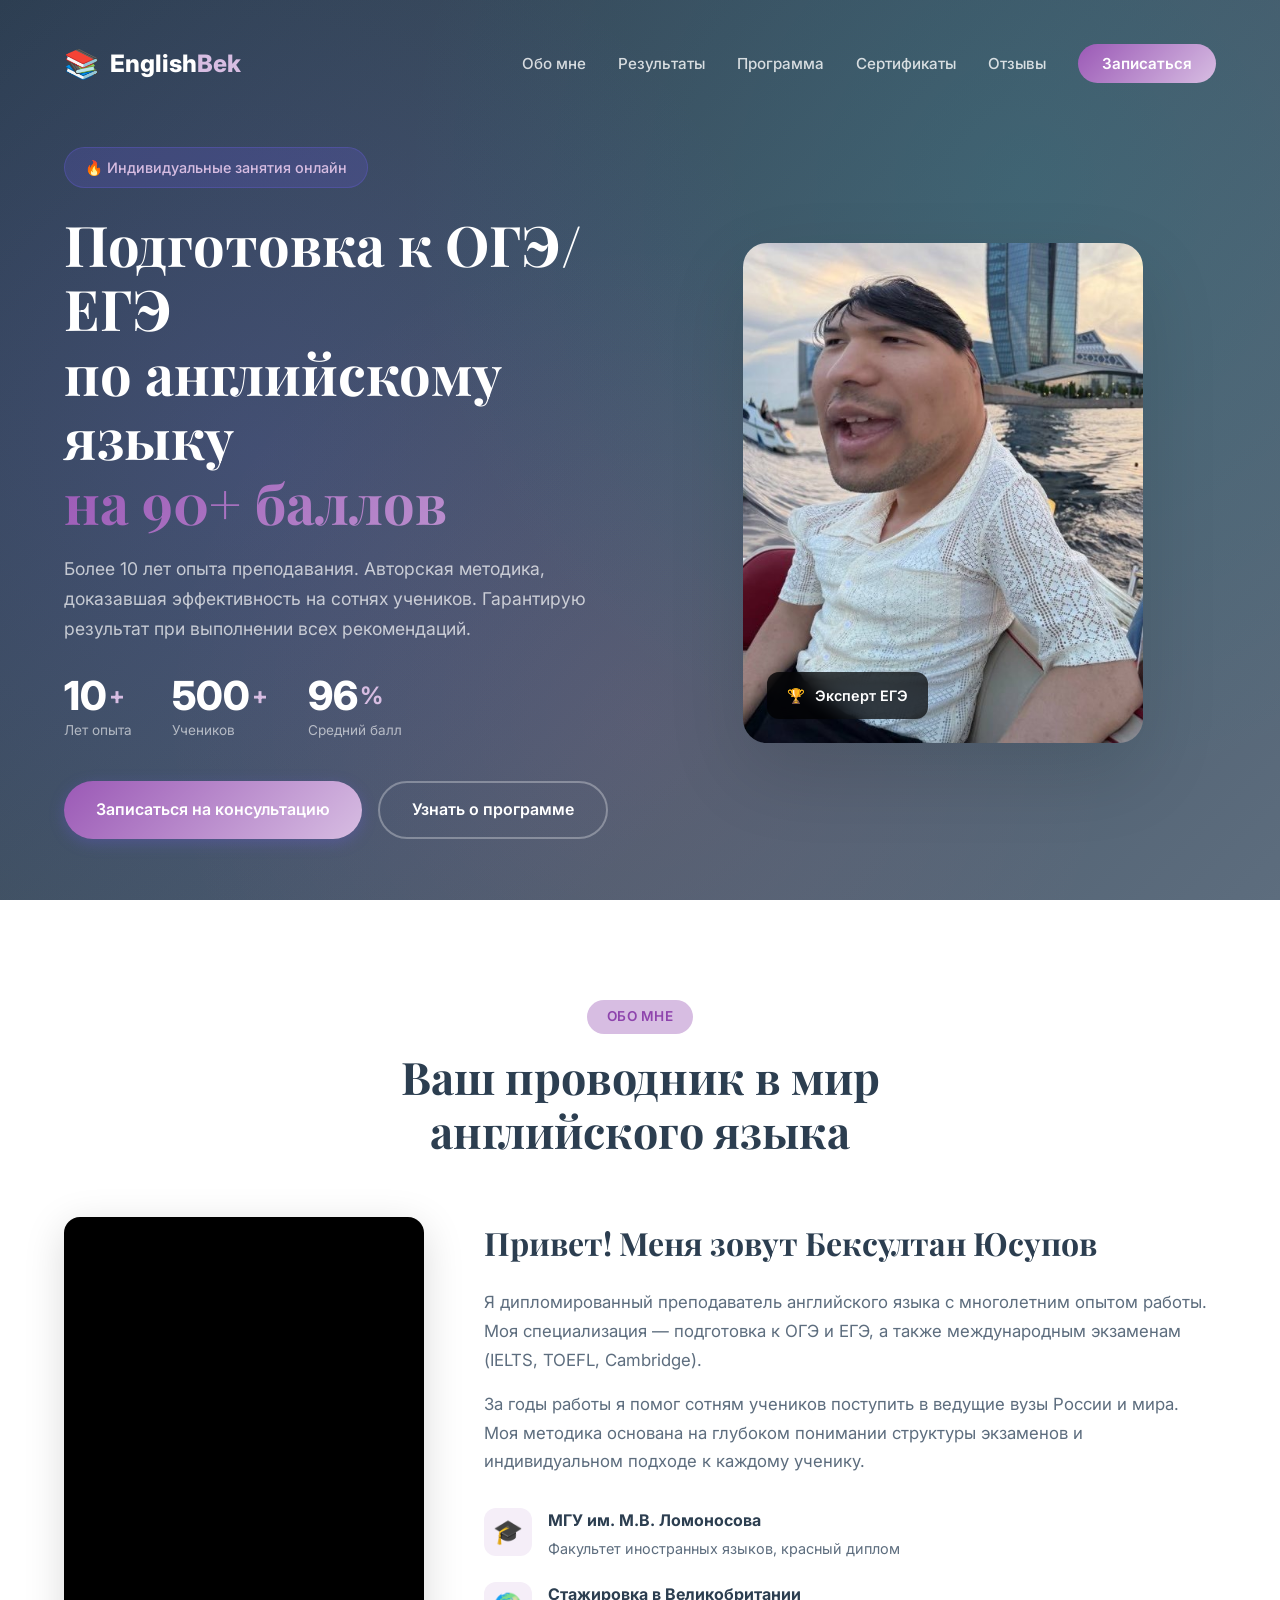
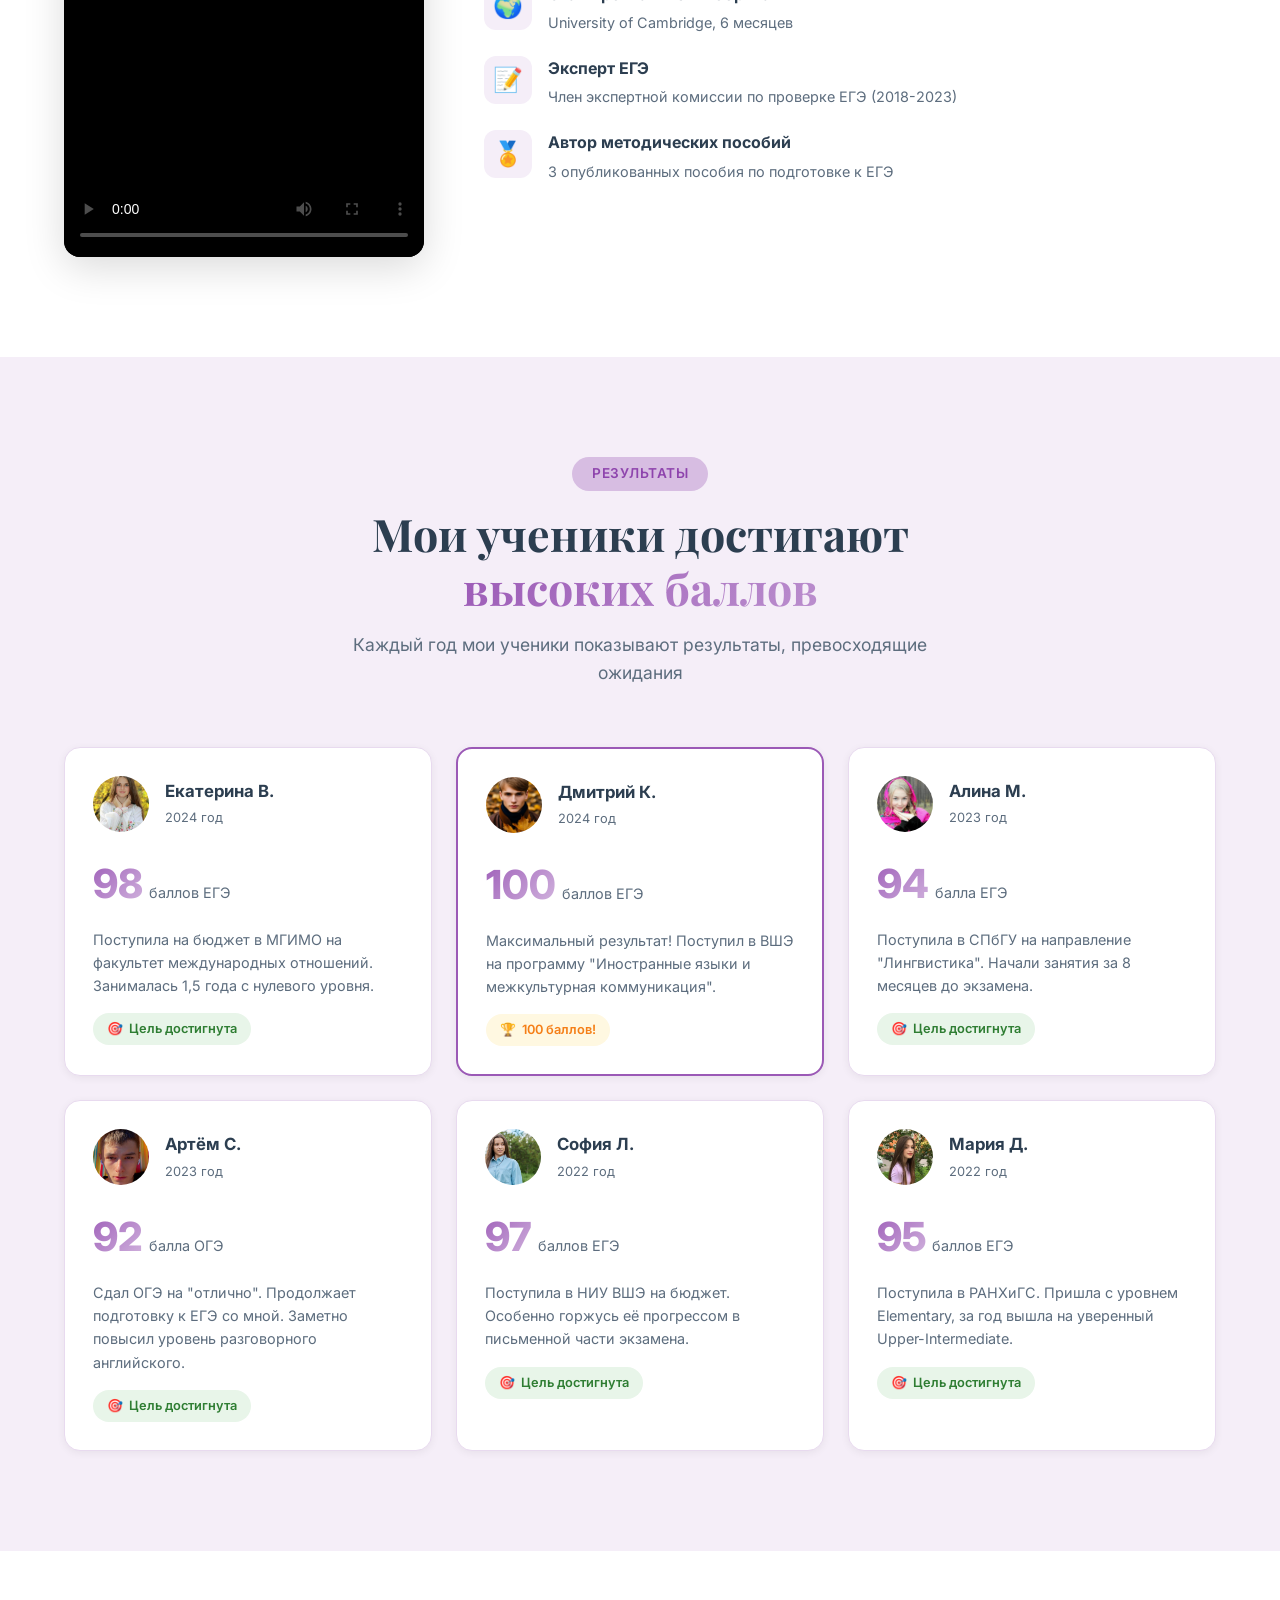
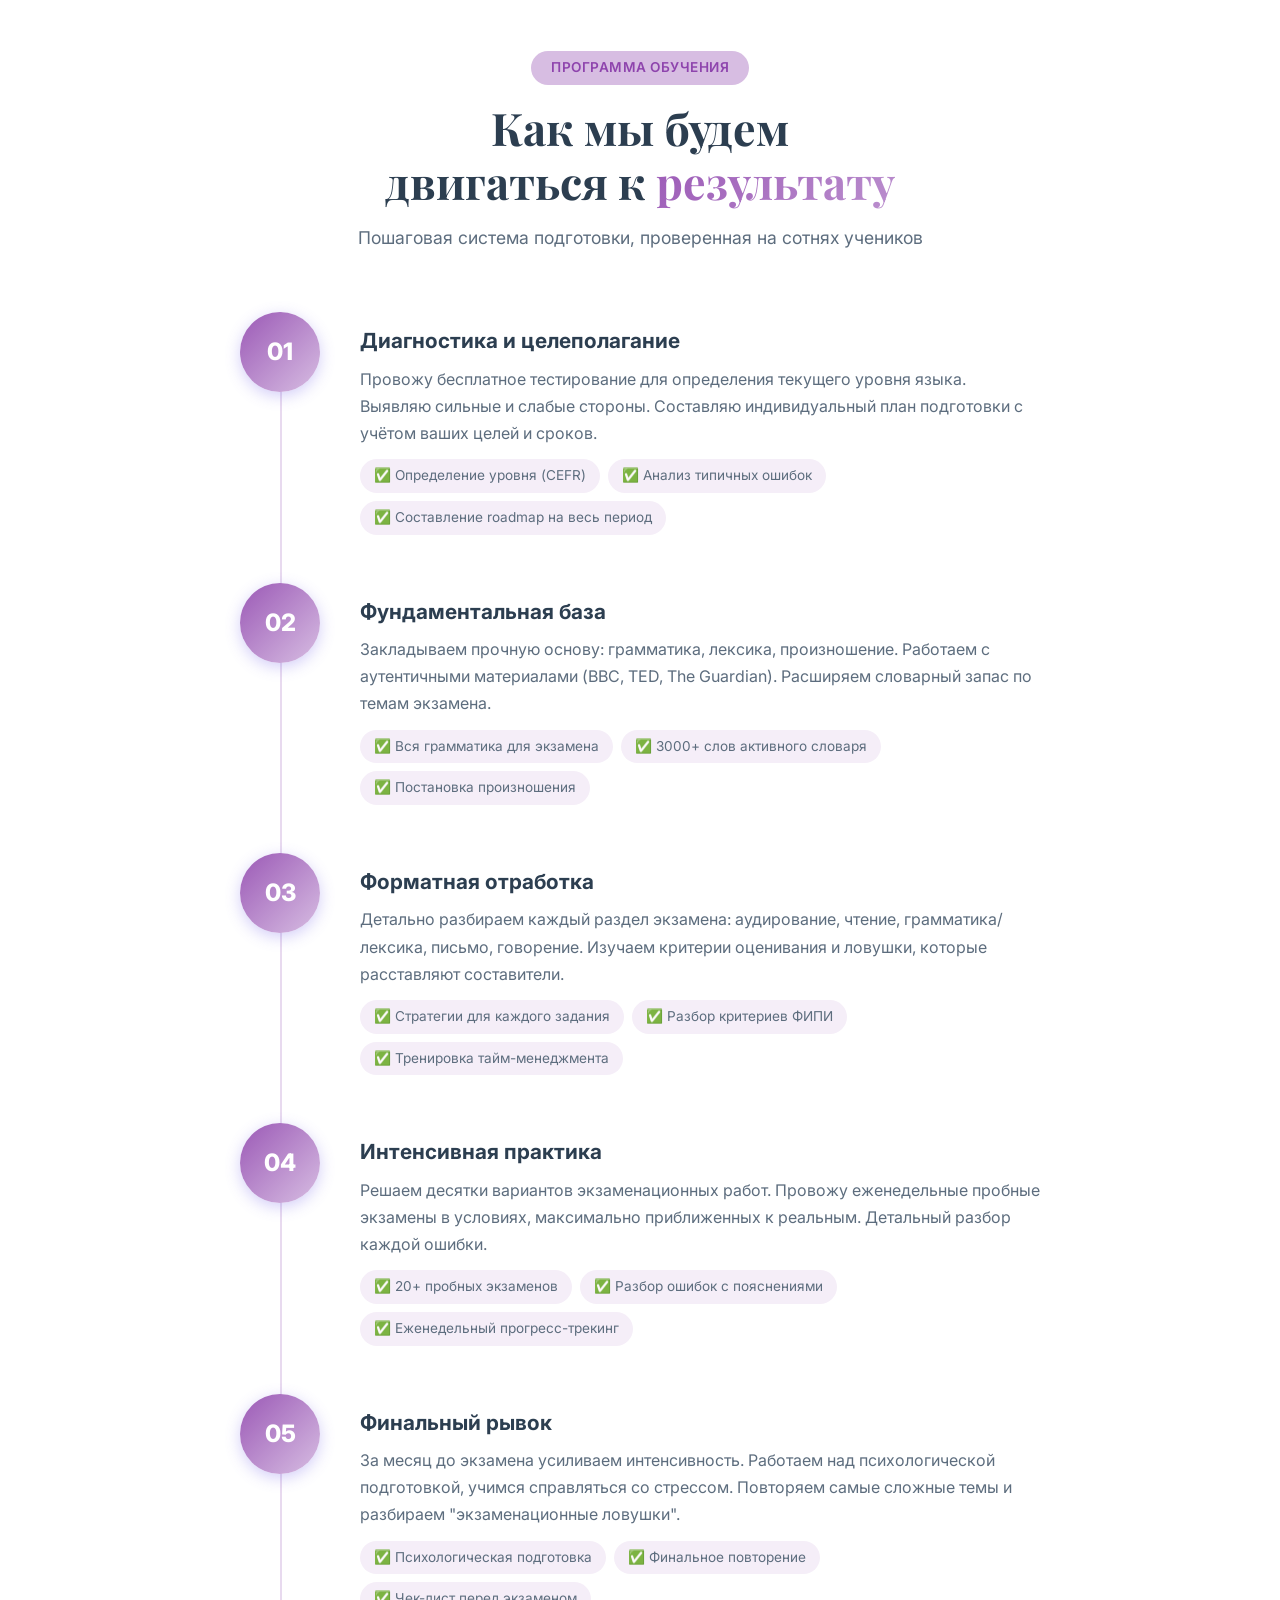
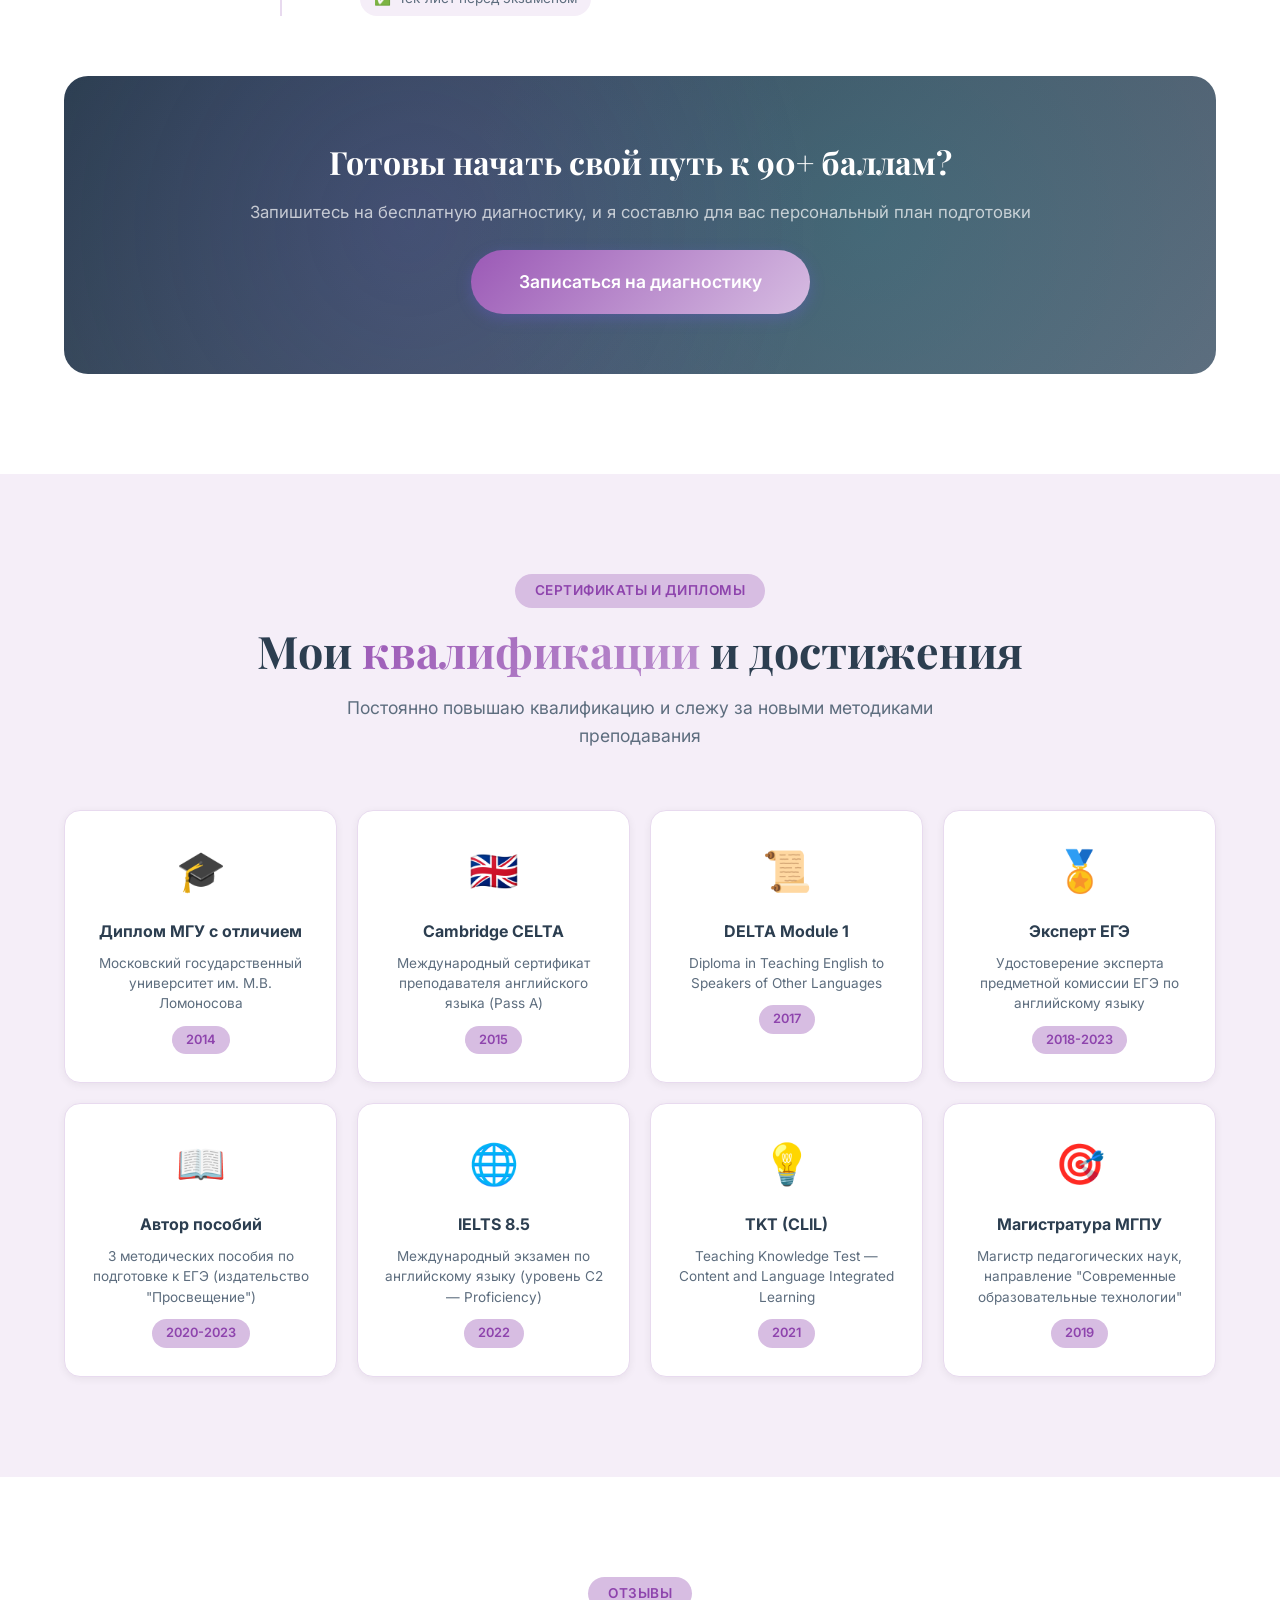
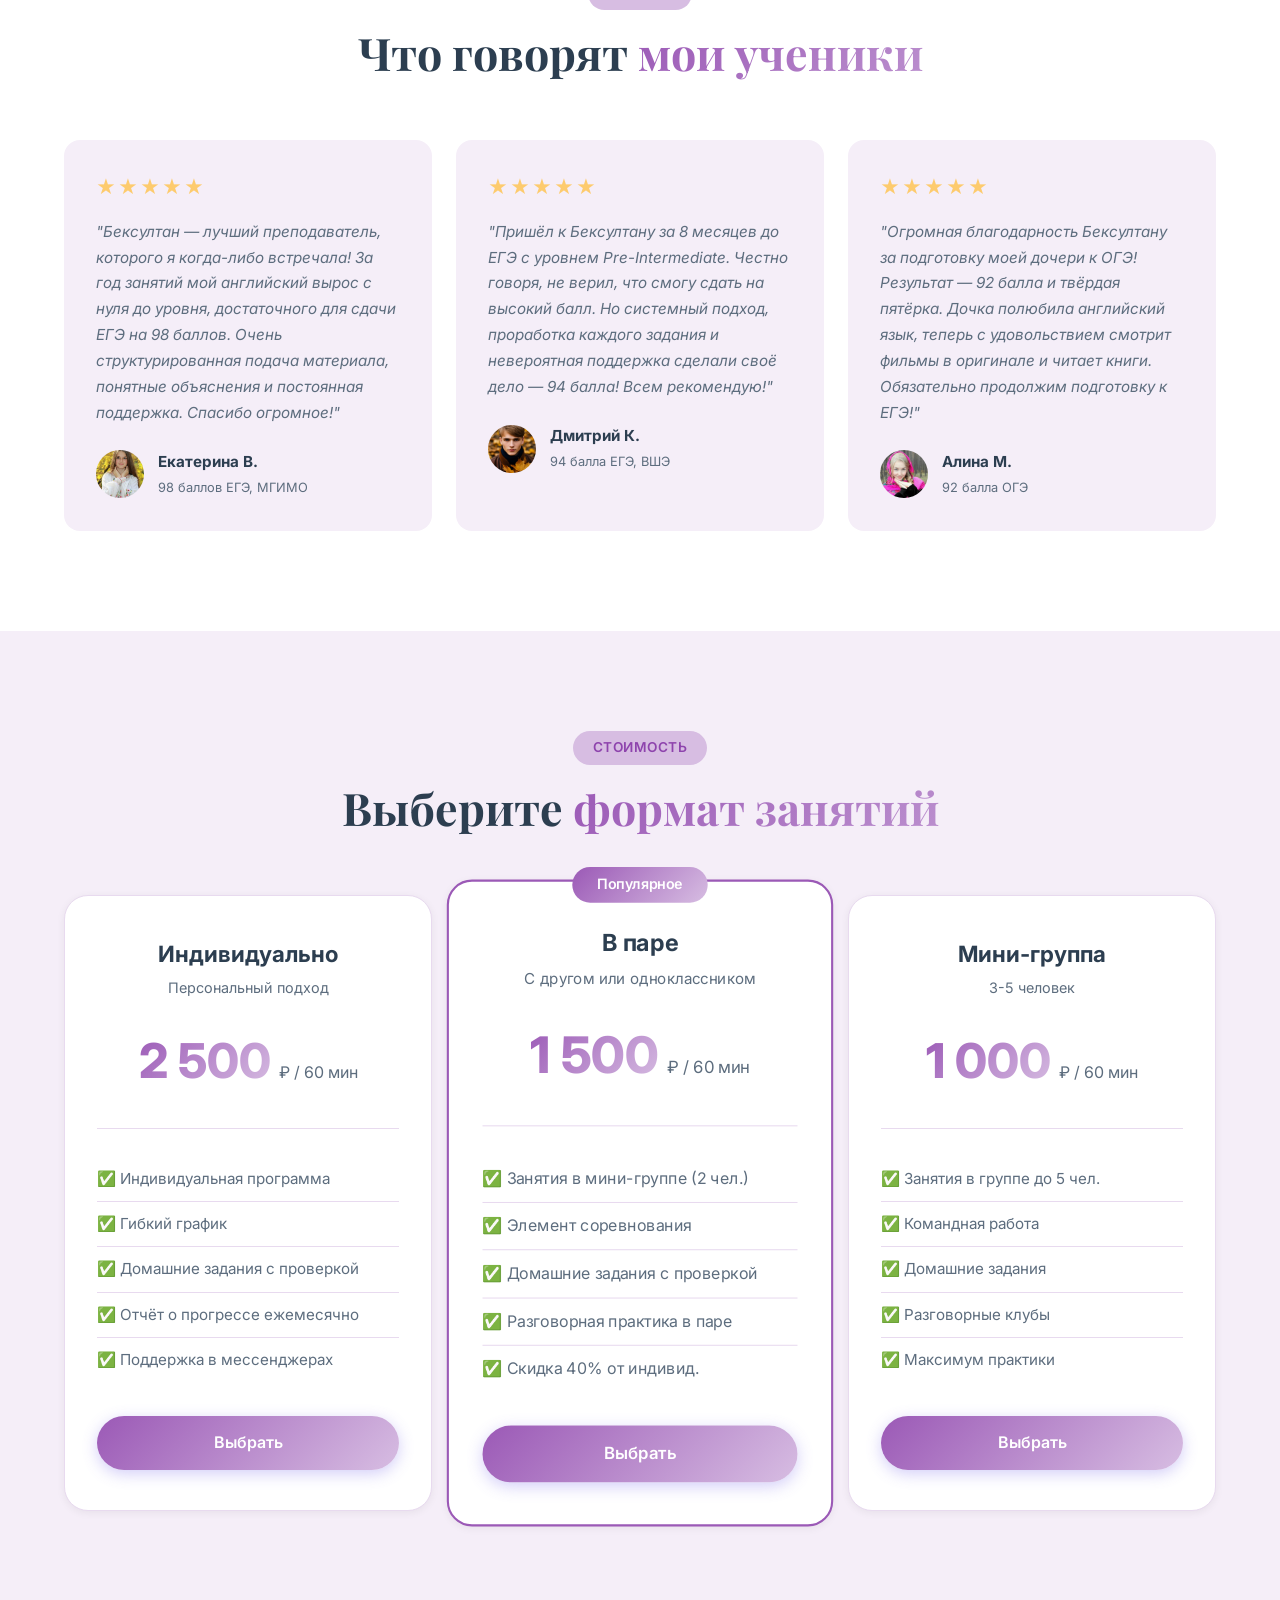
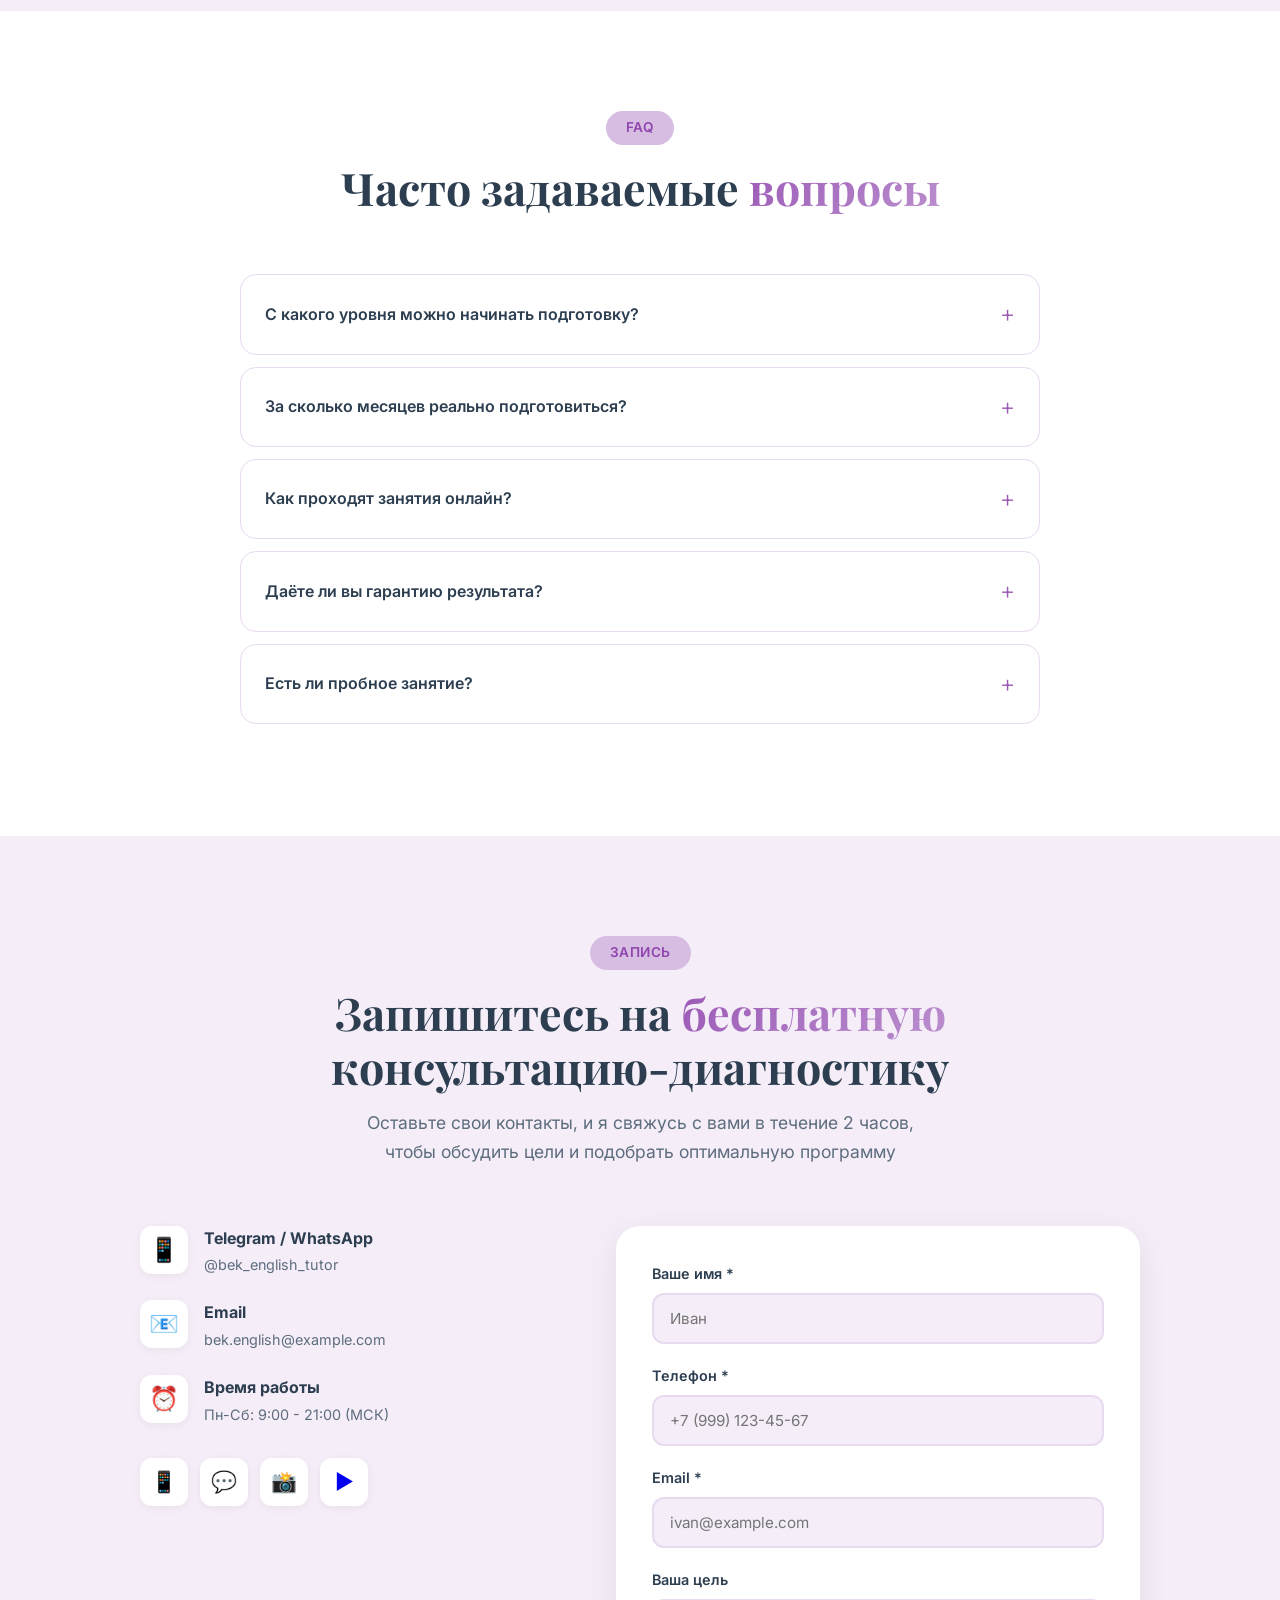
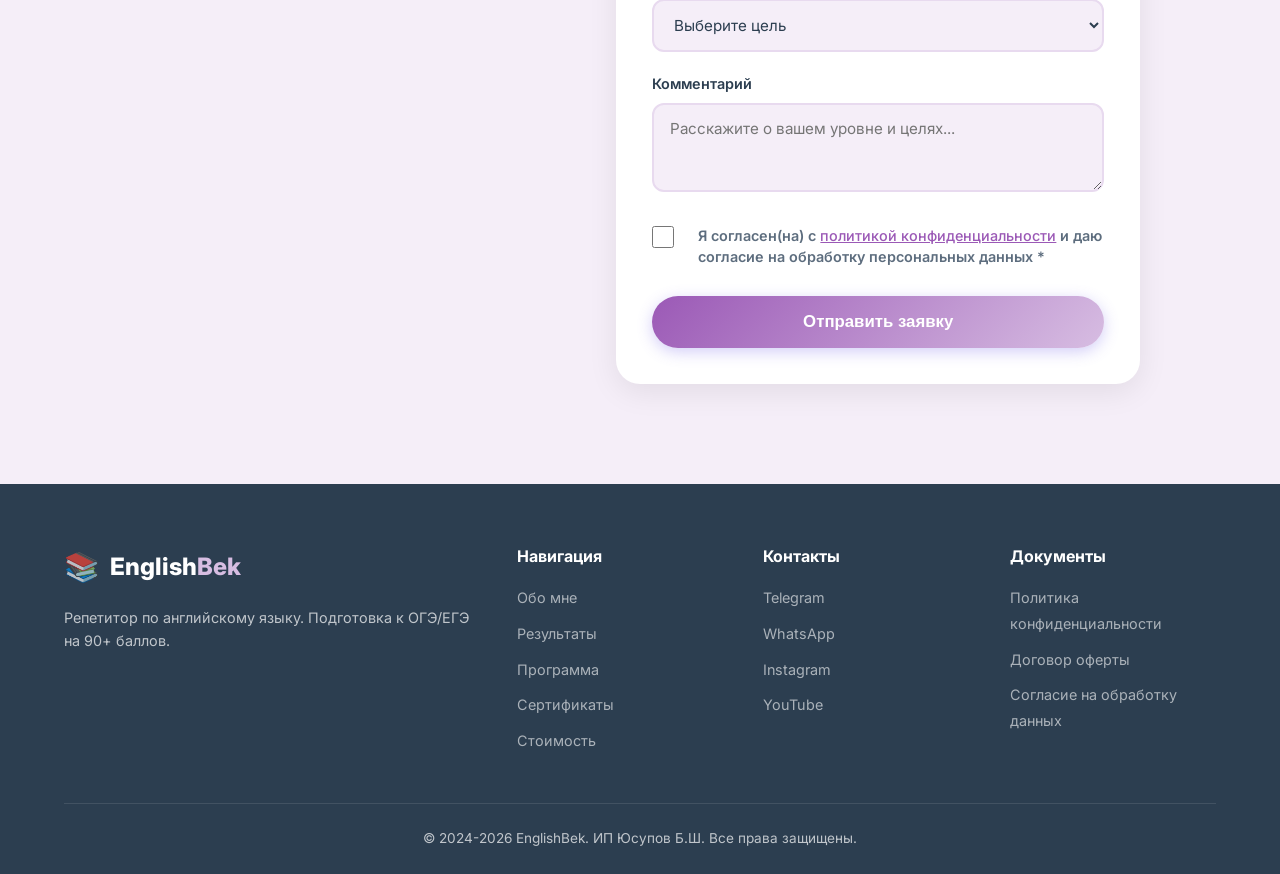
<file: index.html>
<!DOCTYPE html>
<html lang="ru">
<head>
    <meta charset="UTF-8">
    <meta name="viewport" content="width=device-width, initial-scale=1.0">
    <title>Репетитор по английскому языку | Подготовка к ОГЭ/ЕГЭ</title>
    <link rel="icon" type="image/x-icon" href="favicon.ico">
    <link rel="icon" type="image/png" sizes="32x32" href="favicon.png">
    <link rel="icon" type="image/png" sizes="16x16" href="favicon.png">
    <link rel="preconnect" href="https://fonts.gstatic.com" crossorigin>
    <link href="https://fonts.googleapis.com/css2?family=Inter:wght@300;400;500;600;700;800;900&family=Playfair+Display:wght@400;500;600;700&display=swap" rel="stylesheet">
    <link rel="stylesheet" href="styles.css?v=7">
</head>
<body>
    <header class="hero" id="home">
        <div class="hero-bg"></div>
        <div class="container">
            <nav class="navbar">
                <div class="logo">
                    <span class="logo-icon">📚</span>
<span class="logo-text">English<span class="logo-accent">Bek</span></span>
                </div>
                <ul class="nav-links">
                    <li><a href="#about">Обо мне</a></li>
                    <li><a href="#results">Результаты</a></li>
                    <li><a href="#program">Программа</a></li>
                    <li><a href="#certificates">Сертификаты</a></li>
                    <li><a href="#testimonials">Отзывы</a></li>
                    <li><a href="#contact" class="nav-cta">Записаться</a></li>
                </ul>
                <div class="burger" id="burger">
                    <span></span>
                    <span></span>
                    <span></span>
                </div>
            </nav>
            <div class="hero-content">
                <div class="hero-text">
                    <span class="hero-badge">🔥 Индивидуальные занятия онлайн</span>
                    <h1>Подготовка к ОГЭ/ЕГЭ <br>по английскому языку <br><span class="highlight">на 90+ баллов</span></h1>
                    <p class="hero-subtitle">Более 10 лет опыта преподавания. Авторская методика, доказавшая эффективность на сотнях учеников. Гарантирую результат при выполнении всех рекомендаций.</p>
                    <div class="hero-stats">
                        <div class="stat-item">
                            <span class="stat-number"><span data-target="10">0</span><span class="stat-plus">+</span></span>
                            <span class="stat-label">Лет опыта</span>
                        </div>
                        <div class="stat-item">
                            <span class="stat-number"><span data-target="500">0</span><span class="stat-plus">+</span></span>
                            <span class="stat-label">Учеников</span>
                        </div>
                        <div class="stat-item">
                            <span class="stat-number"><span data-target="96">0</span><span class="stat-plus stat-plus--bottom">%</span></span>
                            <span class="stat-label">Средний балл</span>
                        </div>
                    </div>
                    <div class="hero-buttons">
                        <a href="#contact" class="btn btn-primary">Записаться на консультацию</a>
                        <a href="#program" class="btn btn-outline">Узнать о программе</a>
                    </div>
                </div>
                <div class="hero-image">
                    <div class="hero-photo">
                        <img src="images/teacher.jpg" alt="Репетитор по английскому языку">
                        <div class="photo-badge">
                            <span>🏆</span>
                            <span>Эксперт ЕГЭ</span>
                        </div>
                    </div>
                </div>
            </div>
        </div>
    </header>

    <section class="about section" id="about">
        <div class="container">
            <div class="section-header">
                <span class="section-tag">Обо мне</span>
                <h2>Ваш проводник в мир <br>английского языка</h2>
            </div>
            <div class="about-content">
                <div class="about-video-wrapper">
                    <video id="aboutVideo" class="about-video" controls playsinline preload="metadata" poster="https://fs.oblakoteka.ru/c.videovssylku.ru/2026/06/26/POVELITEL-VSELENNOI.fr.jpeg" loop>
                        <source src="https://fs.oblakoteka.ru/c.videovssylku.ru/2026/06/26/POVELITEL-VSELENNOI.mp4" type="video/mp4">
                    </video>
                </div>
                <div class="about-text">
                    <h3>Привет! Меня зовут Бексултан Юсупов</h3>
                    <p>Я дипломированный преподаватель английского языка с многолетним опытом работы. Моя специализация — подготовка к ОГЭ и ЕГЭ, а также международным экзаменам (IELTS, TOEFL, Cambridge).</p>
                    <p>За годы работы я помог сотням учеников поступить в ведущие вузы России и мира. Моя методика основана на глубоком понимании структуры экзаменов и индивидуальном подходе к каждому ученику.</p>
                    <div class="about-achievements">
                        <div class="achievement-item">
                            <span class="achievement-icon">🎓</span>
                            <div>
                                <strong>МГУ им. М.В. Ломоносова</strong>
                                <p>Факультет иностранных языков, красный диплом</p>
                            </div>
                        </div>
                        <div class="achievement-item">
                            <span class="achievement-icon">🌍</span>
                            <div>
                                <strong>Стажировка в Великобритании</strong>
                                <p>University of Cambridge, 6 месяцев</p>
                            </div>
                        </div>
                        <div class="achievement-item">
                            <span class="achievement-icon">📝</span>
                            <div>
                                <strong>Эксперт ЕГЭ</strong>
                                <p>Член экспертной комиссии по проверке ЕГЭ (2018-2023)</p>
                            </div>
                        </div>
                        <div class="achievement-item">
                            <span class="achievement-icon">🏅</span>
                            <div>
                                <strong>Автор методических пособий</strong>
                                <p>3 опубликованных пособия по подготовке к ЕГЭ</p>
                            </div>
                        </div>
                    </div>
                </div>
            </div>
        </div>
    </section>

    <section class="results section" id="results">
        <div class="container">
            <div class="section-header">
                <span class="section-tag">Результаты</span>
                <h2>Мои ученики достигают <br><span class="highlight">высоких баллов</span></h2>
                <p>Каждый год мои ученики показывают результаты, превосходящие ожидания</p>
            </div>
            <div class="results-grid">
                <div class="result-card">
                    <div class="result-card-header">
                        <div class="student-photo">
                            <img src="images/1.jpg" alt="Екатерина В.">
                        </div>
                        <div class="student-info">
                            <h4>Екатерина В.</h4>
                            <span class="student-year">2024 год</span>
                        </div>
                    </div>
                    <div class="result-score">
                        <span class="score">98</span>
                        <span class="score-label">баллов ЕГЭ</span>
                    </div>
                    <p class="result-text">Поступила на бюджет в МГИМО на факультет международных отношений. Занималась 1,5 года с нулевого уровня.</p>
                    <div class="result-badge">
                        <span>🎯</span>
                        <span>Цель достигнута</span>
                    </div>
                </div>
                <div class="result-card featured">
                    <div class="result-card-header">
                        <div class="student-photo">
                            <img src="images/2.jpg" alt="Дмитрий К.">
                        </div>
                        <div class="student-info">
                            <h4>Дмитрий К.</h4>
                            <span class="student-year">2024 год</span>
                        </div>
                    </div>
                    <div class="result-score">
                        <span class="score">100</span>
                        <span class="score-label">баллов ЕГЭ</span>
                    </div>
                    <p class="result-text">Максимальный результат! Поступил в ВШЭ на программу "Иностранные языки и межкультурная коммуникация".</p>
                    <div class="result-badge gold">
                        <span>🏆</span>
                        <span>100 баллов!</span>
                    </div>
                </div>
                <div class="result-card">
                    <div class="result-card-header">
                        <div class="student-photo">
                            <img src="images/4.jpg" alt="Алина М.">
                        </div>
                        <div class="student-info">
                            <h4>Алина М.</h4>
                            <span class="student-year">2023 год</span>
                        </div>
                    </div>
                    <div class="result-score">
                        <span class="score">94</span>
                        <span class="score-label">балла ЕГЭ</span>
                    </div>
                    <p class="result-text">Поступила в СПбГУ на направление "Лингвистика". Начали занятия за 8 месяцев до экзамена.</p>
                    <div class="result-badge">
                        <span>🎯</span>
                        <span>Цель достигнута</span>
                    </div>
                </div>
                <div class="result-card">
                    <div class="result-card-header">
                        <div class="student-photo">
                            <img src="images/3.jpg" alt="Артём С.">
                        </div>
                        <div class="student-info">
                            <h4>Артём С.</h4>
                            <span class="student-year">2023 год</span>
                        </div>
                    </div>
                    <div class="result-score">
                        <span class="score">92</span>
                        <span class="score-label">балла ОГЭ</span>
                    </div>
                    <p class="result-text">Сдал ОГЭ на "отлично". Продолжает подготовку к ЕГЭ со мной. Заметно повысил уровень разговорного английского.</p>
                    <div class="result-badge">
                        <span>🎯</span>
                        <span>Цель достигнута</span>
                    </div>
                </div>
                <div class="result-card">
                    <div class="result-card-header">
                        <div class="student-photo">
                            <img src="images/5.jpg" alt="София Л.">
                        </div>
                        <div class="student-info">
                            <h4>София Л.</h4>
                            <span class="student-year">2022 год</span>
                        </div>
                    </div>
                    <div class="result-score">
                        <span class="score">97</span>
                        <span class="score-label">баллов ЕГЭ</span>
                    </div>
                    <p class="result-text">Поступила в НИУ ВШЭ на бюджет. Особенно горжусь её прогрессом в письменной части экзамена.</p>
                    <div class="result-badge">
                        <span>🎯</span>
                        <span>Цель достигнута</span>
                    </div>
                </div>
                <div class="result-card">
                    <div class="result-card-header">
                        <div class="student-photo">
                            <img src="images/6.jpg" alt="Мария Д.">
                        </div>
                        <div class="student-info">
                            <h4>Мария Д.</h4>
                            <span class="student-year">2022 год</span>
                        </div>
                    </div>
                    <div class="result-score">
                        <span class="score">95</span>
                        <span class="score-label">баллов ЕГЭ</span>
                    </div>
                    <p class="result-text">Поступила в РАНХиГС. Пришла с уровнем Elementary, за год вышла на уверенный Upper-Intermediate.</p>
                    <div class="result-badge">
                        <span>🎯</span>
                        <span>Цель достигнута</span>
                    </div>
                </div>
            </div>
        </div>
    </section>

    <section class="program section" id="program">
        <div class="container">
            <div class="section-header">
                <span class="section-tag">Программа обучения</span>
                <h2>Как мы будем <br>двигаться к <span class="highlight">результату</span></h2>
                <p>Пошаговая система подготовки, проверенная на сотнях учеников</p>
            </div>
            <div class="program-timeline">
                <div class="timeline-item">
                    <div class="timeline-number">01</div>
                    <div class="timeline-content">
                        <h3>Диагностика и целеполагание</h3>
                        <p>Провожу бесплатное тестирование для определения текущего уровня языка. Выявляю сильные и слабые стороны. Составляю индивидуальный план подготовки с учётом ваших целей и сроков.</p>
                        <ul class="timeline-details">
                            <li>✅ Определение уровня (CEFR)</li>
                            <li>✅ Анализ типичных ошибок</li>
                            <li>✅ Составление roadmap на весь период</li>
                        </ul>
                    </div>
                </div>
                <div class="timeline-item">
                    <div class="timeline-number">02</div>
                    <div class="timeline-content">
                        <h3>Фундаментальная база</h3>
                        <p>Закладываем прочную основу: грамматика, лексика, произношение. Работаем с аутентичными материалами (BBC, TED, The Guardian). Расширяем словарный запас по темам экзамена.</p>
                        <ul class="timeline-details">
                            <li>✅ Вся грамматика для экзамена</li>
                            <li>✅ 3000+ слов активного словаря</li>
                            <li>✅ Постановка произношения</li>
                        </ul>
                    </div>
                </div>
                <div class="timeline-item">
                    <div class="timeline-number">03</div>
                    <div class="timeline-content">
                        <h3>Форматная отработка</h3>
                        <p>Детально разбираем каждый раздел экзамена: аудирование, чтение, грамматика/лексика, письмо, говорение. Изучаем критерии оценивания и ловушки, которые расставляют составители.</p>
                        <ul class="timeline-details">
                            <li>✅ Стратегии для каждого задания</li>
                            <li>✅ Разбор критериев ФИПИ</li>
                            <li>✅ Тренировка тайм-менеджмента</li>
                        </ul>
                    </div>
                </div>
                <div class="timeline-item">
                    <div class="timeline-number">04</div>
                    <div class="timeline-content">
                        <h3>Интенсивная практика</h3>
                        <p>Решаем десятки вариантов экзаменационных работ. Провожу еженедельные пробные экзамены в условиях, максимально приближенных к реальным. Детальный разбор каждой ошибки.</p>
                        <ul class="timeline-details">
                            <li>✅ 20+ пробных экзаменов</li>
                            <li>✅ Разбор ошибок с пояснениями</li>
                            <li>✅ Еженедельный прогресс-трекинг</li>
                        </ul>
                    </div>
                </div>
                <div class="timeline-item">
                    <div class="timeline-number">05</div>
                    <div class="timeline-content">
                        <h3>Финальный рывок</h3>
                        <p>За месяц до экзамена усиливаем интенсивность. Работаем над психологической подготовкой, учимся справляться со стрессом. Повторяем самые сложные темы и разбираем "экзаменационные ловушки".</p>
                        <ul class="timeline-details">
                            <li>✅ Психологическая подготовка</li>
                            <li>✅ Финальное повторение</li>
                            <li>✅ Чек-лист перед экзаменом</li>
                        </ul>
                    </div>
                </div>
            </div>
            <div class="program-cta">
                <div class="program-cta-content">
                    <h3>Готовы начать свой путь к 90+ баллам?</h3>
                    <p>Запишитесь на бесплатную диагностику, и я составлю для вас персональный план подготовки</p>
                    <a href="#contact" class="btn btn-primary btn-large">Записаться на диагностику</a>
                </div>
            </div>
        </div>
    </section>

    <section class="certificates section" id="certificates">
        <div class="container">
            <div class="section-header">
                <span class="section-tag">Сертификаты и дипломы</span>
                <h2>Мои <span class="highlight">квалификации</span> и достижения</h2>
                <p>Постоянно повышаю квалификацию и слежу за новыми методиками преподавания</p>
            </div>
            <div class="certificates-grid">
                <div class="cert-card">
                    <div class="cert-icon">🎓</div>
                    <h3>Диплом МГУ с отличием</h3>
                    <p>Московский государственный университет им. М.В. Ломоносова</p>
                    <span class="cert-year">2014</span>
                </div>
                <div class="cert-card">
                    <div class="cert-icon">🇬🇧</div>
                    <h3>Cambridge CELTA</h3>
                    <p>Международный сертификат преподавателя английского языка (Pass A)</p>
                    <span class="cert-year">2015</span>
                </div>
                <div class="cert-card">
                    <div class="cert-icon">📜</div>
                    <h3>DELTA Module 1</h3>
                    <p>Diploma in Teaching English to Speakers of Other Languages</p>
                    <span class="cert-year">2017</span>
                </div>
                <div class="cert-card">
                    <div class="cert-icon">🏅</div>
                    <h3>Эксперт ЕГЭ</h3>
                    <p>Удостоверение эксперта предметной комиссии ЕГЭ по английскому языку</p>
                    <span class="cert-year">2018-2023</span>
                </div>
                <div class="cert-card">
                    <div class="cert-icon">📖</div>
                    <h3>Автор пособий</h3>
                    <p>3 методических пособия по подготовке к ЕГЭ (издательство "Просвещение")</p>
                    <span class="cert-year">2020-2023</span>
                </div>
                <div class="cert-card">
                    <div class="cert-icon">🌐</div>
                    <h3>IELTS 8.5</h3>
                    <p>Международный экзамен по английскому языку (уровень C2 — Proficiency)</p>
                    <span class="cert-year">2022</span>
                </div>
                <div class="cert-card">
                    <div class="cert-icon">💡</div>
                    <h3>TKT (CLIL)</h3>
                    <p>Teaching Knowledge Test — Content and Language Integrated Learning</p>
                    <span class="cert-year">2021</span>
                </div>
                <div class="cert-card">
                    <div class="cert-icon">🎯</div>
                    <h3>Магистратура МГПУ</h3>
                    <p>Магистр педагогических наук, направление "Современные образовательные технологии"</p>
                    <span class="cert-year">2019</span>
                </div>
            </div>
        </div>
    </section>

    <section class="testimonials section" id="testimonials">
        <div class="container">
            <div class="section-header">
                <span class="section-tag">Отзывы</span>
                <h2>Что говорят <span class="highlight">мои ученики</span></h2>
            </div>
            <div class="testimonials-slider">
                <div class="testimonial-card">
                    <div class="testimonial-stars">★★★★★</div>
                    <p class="testimonial-text">"Бексултан — лучший преподаватель, которого я когда-либо встречала! За год занятий мой английский вырос с нуля до уровня, достаточного для сдачи ЕГЭ на 98 баллов. Очень структурированная подача материала, понятные объяснения и постоянная поддержка. Спасибо огромное!"</p>
                    <div class="testimonial-author">
                        <img src="images/1.jpg" alt="Екатерина">
                        <div>
                            <strong>Екатерина В.</strong>
                            <span>98 баллов ЕГЭ, МГИМО</span>
                        </div>
                    </div>
                </div>
                <div class="testimonial-card">
                    <div class="testimonial-stars">★★★★★</div>
                    <p class="testimonial-text">"Пришёл к Бексултану за 8 месяцев до ЕГЭ с уровнем Pre-Intermediate. Честно говоря, не верил, что смогу сдать на высокий балл. Но системный подход, проработка каждого задания и невероятная поддержка сделали своё дело — 94 балла! Всем рекомендую!"</p>
                    <div class="testimonial-author">
                        <img src="images/2.jpg" alt="Дмитрий">
                        <div>
                            <strong>Дмитрий К.</strong>
                            <span>94 балла ЕГЭ, ВШЭ</span>
                        </div>
                    </div>
                </div>
                <div class="testimonial-card">
                    <div class="testimonial-stars">★★★★★</div>
                    <p class="testimonial-text">"Огромная благодарность Бексултану за подготовку моей дочери к ОГЭ! Результат — 92 балла и твёрдая пятёрка. Дочка полюбила английский язык, теперь с удовольствием смотрит фильмы в оригинале и читает книги. Обязательно продолжим подготовку к ЕГЭ!"</p>
                    <div class="testimonial-author">
                        <img src="images/4.jpg" alt="Алина">
                        <div>
                            <strong>Алина М.</strong>
                            <span>92 балла ОГЭ</span>
                        </div>
                    </div>
                </div>
            </div>
        </div>
    </section>

    <section class="pricing section" id="pricing">
        <div class="container">
            <div class="section-header">
                <span class="section-tag">Стоимость</span>
                <h2>Выберите <span class="highlight">формат занятий</span></h2>
            </div>
            <div class="pricing-grid">
                <div class="pricing-card">
                    <div class="pricing-header">
                        <h3>Индивидуально</h3>
                        <p class="pricing-subtitle">Персональный подход</p>
                    </div>
                    <div class="pricing-price">
                        <span class="price">2 500</span>
                        <span class="period">₽ / 60 мин</span>
                    </div>
                    <ul class="pricing-features">
                        <li>✅ Индивидуальная программа</li>
                        <li>✅ Гибкий график</li>
                        <li>✅ Домашние задания с проверкой</li>
                        <li>✅ Отчёт о прогрессе ежемесячно</li>
                        <li>✅ Поддержка в мессенджерах</li>
                    </ul>
                    <a href="#contact" class="btn btn-primary">Выбрать</a>
                </div>
                <div class="pricing-card featured">
                    <div class="pricing-badge">Популярное</div>
                    <div class="pricing-header">
                        <h3>В паре</h3>
                        <p class="pricing-subtitle">С другом или одноклассником</p>
                    </div>
                    <div class="pricing-price">
                        <span class="price">1 500</span>
                        <span class="period">₽ / 60 мин</span>
                    </div>
                    <ul class="pricing-features">
                        <li>✅ Занятия в мини-группе (2 чел.)</li>
                        <li>✅ Элемент соревнования</li>
                        <li>✅ Домашние задания с проверкой</li>
                        <li>✅ Разговорная практика в паре</li>
                        <li>✅ Скидка 40% от индивид.</li>
                    </ul>
                    <a href="#contact" class="btn btn-primary">Выбрать</a>
                </div>
                <div class="pricing-card">
                    <div class="pricing-header">
                        <h3>Мини-группа</h3>
                        <p class="pricing-subtitle">3-5 человек</p>
                    </div>
                    <div class="pricing-price">
                        <span class="price">1 000</span>
                        <span class="period">₽ / 60 мин</span>
                    </div>
                    <ul class="pricing-features">
                        <li>✅ Занятия в группе до 5 чел.</li>
                        <li>✅ Командная работа</li>
                        <li>✅ Домашние задания</li>
                        <li>✅ Разговорные клубы</li>
                        <li>✅ Максимум практики</li>
                    </ul>
                    <a href="#contact" class="btn btn-primary">Выбрать</a>
                </div>
            </div>
        </div>
    </section>

    <section class="faq section" id="faq">
        <div class="container">
            <div class="section-header">
                <span class="section-tag">FAQ</span>
                <h2>Часто задаваемые <span class="highlight">вопросы</span></h2>
            </div>
            <div class="faq-list">
                <div class="faq-item">
                    <div class="faq-question">
                        <h3>С какого уровня можно начинать подготовку?</h3>
                        <span class="faq-toggle">+</span>
                    </div>
                    <div class="faq-answer">
                        <p>Я работаю с любым уровнем — от Beginner до Upper-Intermediate. Главное — ваше желание и готовность работать. Для каждого уровня я адаптирую программу так, чтобы максимально эффективно подготовиться к экзамену.</p>
                    </div>
                </div>
                <div class="faq-item">
                    <div class="faq-question">
                        <h3>За сколько месяцев реально подготовиться?</h3>
                        <span class="faq-toggle">+</span>
                    </div>
                    <div class="faq-answer">
                        <p>Оптимальный срок — 9-12 месяцев. За это время можно пройти полную программу и закрепить результат. Экспресс-подготовка возможна за 4-6 месяцев при интенсивных занятиях 3 раза в неделю.</p>
                    </div>
                </div>
                <div class="faq-item">
                    <div class="faq-question">
                        <h3>Как проходят занятия онлайн?</h3>
                        <span class="faq-toggle">+</span>
                    </div>
                    <div class="faq-answer">
                        <p>Занятия проходят на платформе Zoom или Skype с использованием интерактивной доски Miro. Все материалы предоставляются в электронном виде. Вы можете заниматься из любой точки мира, где есть интернет.</p>
                    </div>
                </div>
                <div class="faq-item">
                    <div class="faq-question">
                        <h3>Даёте ли вы гарантию результата?</h3>
                        <span class="faq-toggle">+</span>
                    </div>
                    <div class="faq-answer">
                        <p>Да, я гарантирую результат 85+ баллов при условии выполнения всех домашних заданий и посещения не менее 90% занятий. Если вы выполняете все рекомендации, но результат ниже — я провожу бесплатные дополнительные занятия до достижения цели.</p>
                    </div>
                </div>
                <div class="faq-item">
                    <div class="faq-question">
                        <h3>Есть ли пробное занятие?</h3>
                        <span class="faq-toggle">+</span>
                    </div>
                    <div class="faq-answer">
                        <p>Да! Первое занятие — бесплатное. На нём мы проведём диагностику вашего уровня, обсудим цели и составим план подготовки. Вы также сможете познакомиться с моим стилем преподавания и принять решение.</p>
                    </div>
                </div>
            </div>
        </div>
    </section>

    <section class="contact section" id="contact">
        <div class="container">
            <div class="section-header">
                <span class="section-tag">Запись</span>
                <h2>Запишитесь на <span class="highlight">бесплатную</span> <br>консультацию-диагностику</h2>
                <p>Оставьте свои контакты, и я свяжусь с вами в течение 2 часов, чтобы обсудить цели и подобрать оптимальную программу</p>
            </div>
            <div class="contact-wrapper">
                <div class="contact-info">
                    <div class="contact-info-item">
                        <span class="contact-icon">📱</span>
                        <div>
                            <strong>Telegram / WhatsApp</strong>
                            <p>@bek_english_tutor</p>
                        </div>
                    </div>
                    <div class="contact-info-item">
                        <span class="contact-icon">📧</span>
                        <div>
                            <strong>Email</strong>
                            <p>bek.english@example.com</p>
                        </div>
                    </div>
                    <div class="contact-info-item">
                        <span class="contact-icon">⏰</span>
                        <div>
                            <strong>Время работы</strong>
                            <p>Пн-Сб: 9:00 - 21:00 (МСК)</p>
                        </div>
                    </div>
                    <div class="contact-socials">
                        <a href="#" class="social-link" title="Telegram">📱</a>
                        <a href="#" class="social-link" title="WhatsApp">💬</a>
                        <a href="#" class="social-link" title="Instagram">📸</a>
                        <a href="#" class="social-link" title="YouTube">▶️</a>
                    </div>
                </div>
                <form class="contact-form" id="contactForm">
                    <div class="form-group">
                        <label for="name">Ваше имя *</label>
                        <input type="text" id="name" name="name" placeholder="Иван" required>
                    </div>
                    <div class="form-group">
                        <label for="phone">Телефон *</label>
                        <input type="tel" id="phone" name="phone" placeholder="+7 (999) 123-45-67" required>
                    </div>
                    <div class="form-group">
                        <label for="email">Email *</label>
                        <input type="email" id="email" name="email" placeholder="ivan@example.com" required>
                    </div>
                    <div class="form-group">
                        <label for="goal">Ваша цель</label>
                        <select id="goal" name="goal">
                            <option value="">Выберите цель</option>
                            <option value="ege">Подготовка к ЕГЭ</option>
                            <option value="oge">Подготовка к ОГЭ</option>
                            <option value="ielts">IELTS / TOEFL</option>
                            <option value="general">Общий английский</option>
                            <option value="other">Другое</option>
                        </select>
                    </div>
                    <div class="form-group">
                        <label for="message">Комментарий</label>
                        <textarea id="message" name="message" rows="3" placeholder="Расскажите о вашем уровне и целях..."></textarea>
                    </div>
                    <div class="form-group checkbox-group">
                        <label class="checkbox-label">
                            <input type="checkbox" id="privacy" name="privacy" required>
                            <span class="checkbox-custom"></span>
                            <span class="checkbox-text">Я согласен(на) с <a href="privacy.html" target="_blank">политикой конфиденциальности</a> и даю согласие на обработку персональных данных *</span>
                        </label>
                    </div>
                    <button type="submit" class="btn btn-primary btn-submit" id="submitBtn">
                        <span class="btn-text">Отправить заявку</span>
                        <span class="btn-loader" style="display: none;">⏳</span>
                    </button>
                    <div class="form-success" id="formSuccess" style="display: none;">
                        <div class="success-icon">✅</div>
                        <h4>Спасибо! Заявка отправлена</h4>
                        <p>Я свяжусь с вами в ближайшее время (обычно в течение 2 часов)</p>
                    </div>
                </form>
            </div>
        </div>
    </section>

    <!-- Footer -->
    <footer class="footer">
        <div class="container">
            <div class="footer-content">
                <div class="footer-brand">
                    <div class="logo">
                        <span class="logo-icon">📚</span>
                        <span class="logo-text">English<span class="logo-accent">Bek</span></span>
                    </div>
                    <p>Репетитор по английскому языку. Подготовка к ОГЭ/ЕГЭ на 90+ баллов.</p>
                </div>
                <div class="footer-links">
                    <h4>Навигация</h4>
                    <ul>
                        <li><a href="#about">Обо мне</a></li>
                        <li><a href="#results">Результаты</a></li>
                        <li><a href="#program">Программа</a></li>
                        <li><a href="#certificates">Сертификаты</a></li>
                        <li><a href="#pricing">Стоимость</a></li>
                    </ul>
                </div>
                <div class="footer-links">
                    <h4>Контакты</h4>
                    <ul>
                        <li><a href="#">Telegram</a></li>
                        <li><a href="#">WhatsApp</a></li>
                        <li><a href="#">Instagram</a></li>
                        <li><a href="#">YouTube</a></li>
                    </ul>
                </div>
                <div class="footer-links">
                    <h4>Документы</h4>
                    <ul>
                        <li><a href="privacy.html">Политика конфиденциальности</a></li>
                        <li><a href="offer.html">Договор оферты</a></li>
                        <li><a href="consent.html">Согласие на обработку данных</a></li>
                    </ul>
                </div>
            </div>
            <div class="footer-bottom">
                <p>&copy; 2024-2026 EnglishBek. ИП Юсупов Б.Ш. Все права защищены.</p>
            </div>
        </div>
    </footer>

    <script src="script.js?v=3"></script>
</body>
</html>
</file>
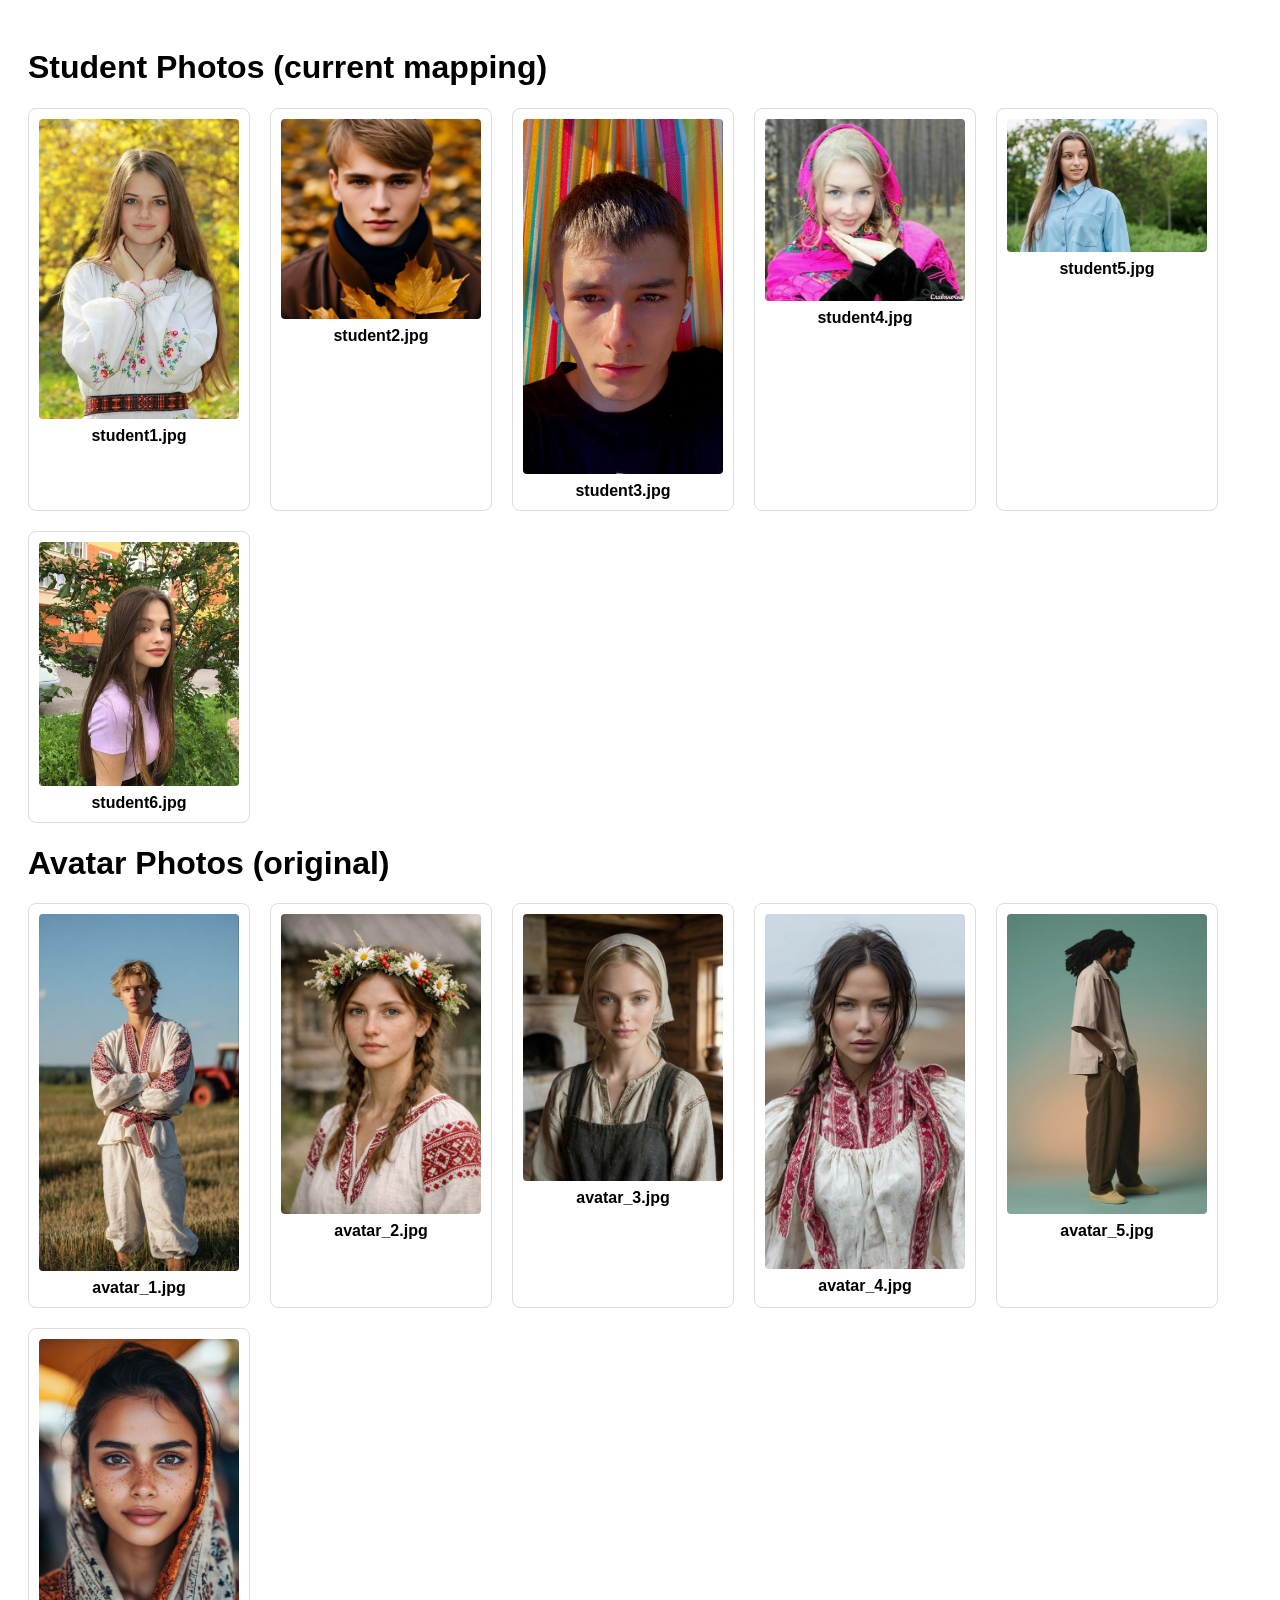
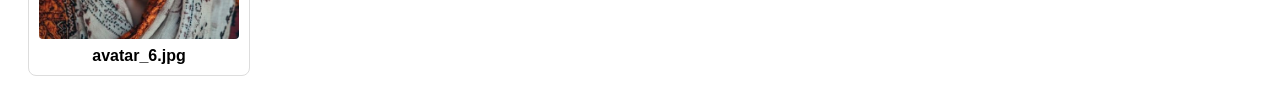
<file: photo_check/index.html>
<!DOCTYPE html>
<html>
<head><title>Photo Check</title>
<style>
body { font-family: Arial; padding: 20px; }
h2 { margin-top: 30px; }
.grid { display: flex; flex-wrap: wrap; gap: 20px; }
.card { border: 1px solid #ddd; padding: 10px; border-radius: 8px; text-align: center; }
.card img { width: 200px; height: auto; display: block; margin-bottom: 8px; border-radius: 4px; }
</style>
</head>
<body>
<h1>Student Photos (current mapping)</h1>
<div class="grid">

<div class="card">
    <img src="student1.jpg" alt="student1">
    <strong>student1.jpg</strong>
</div>
<div class="card">
    <img src="student2.jpg" alt="student2">
    <strong>student2.jpg</strong>
</div>
<div class="card">
    <img src="student3.jpg" alt="student3">
    <strong>student3.jpg</strong>
</div>
<div class="card">
    <img src="student4.jpg" alt="student4">
    <strong>student4.jpg</strong>
</div>
<div class="card">
    <img src="student5.jpg" alt="student5">
    <strong>student5.jpg</strong>
</div>
<div class="card">
    <img src="student6.jpg" alt="student6">
    <strong>student6.jpg</strong>
</div></div>
<h1>Avatar Photos (original)</h1>
<div class="grid">

<div class="card">
    <img src="avatar_1.jpg" alt="avatar_1">
    <strong>avatar_1.jpg</strong>
</div>
<div class="card">
    <img src="avatar_2.jpg" alt="avatar_2">
    <strong>avatar_2.jpg</strong>
</div>
<div class="card">
    <img src="avatar_3.jpg" alt="avatar_3">
    <strong>avatar_3.jpg</strong>
</div>
<div class="card">
    <img src="avatar_4.jpg" alt="avatar_4">
    <strong>avatar_4.jpg</strong>
</div>
<div class="card">
    <img src="avatar_5.jpg" alt="avatar_5">
    <strong>avatar_5.jpg</strong>
</div>
<div class="card">
    <img src="avatar_6.jpg" alt="avatar_6">
    <strong>avatar_6.jpg</strong>
</div>
</div>
</body>
</html>
</file>
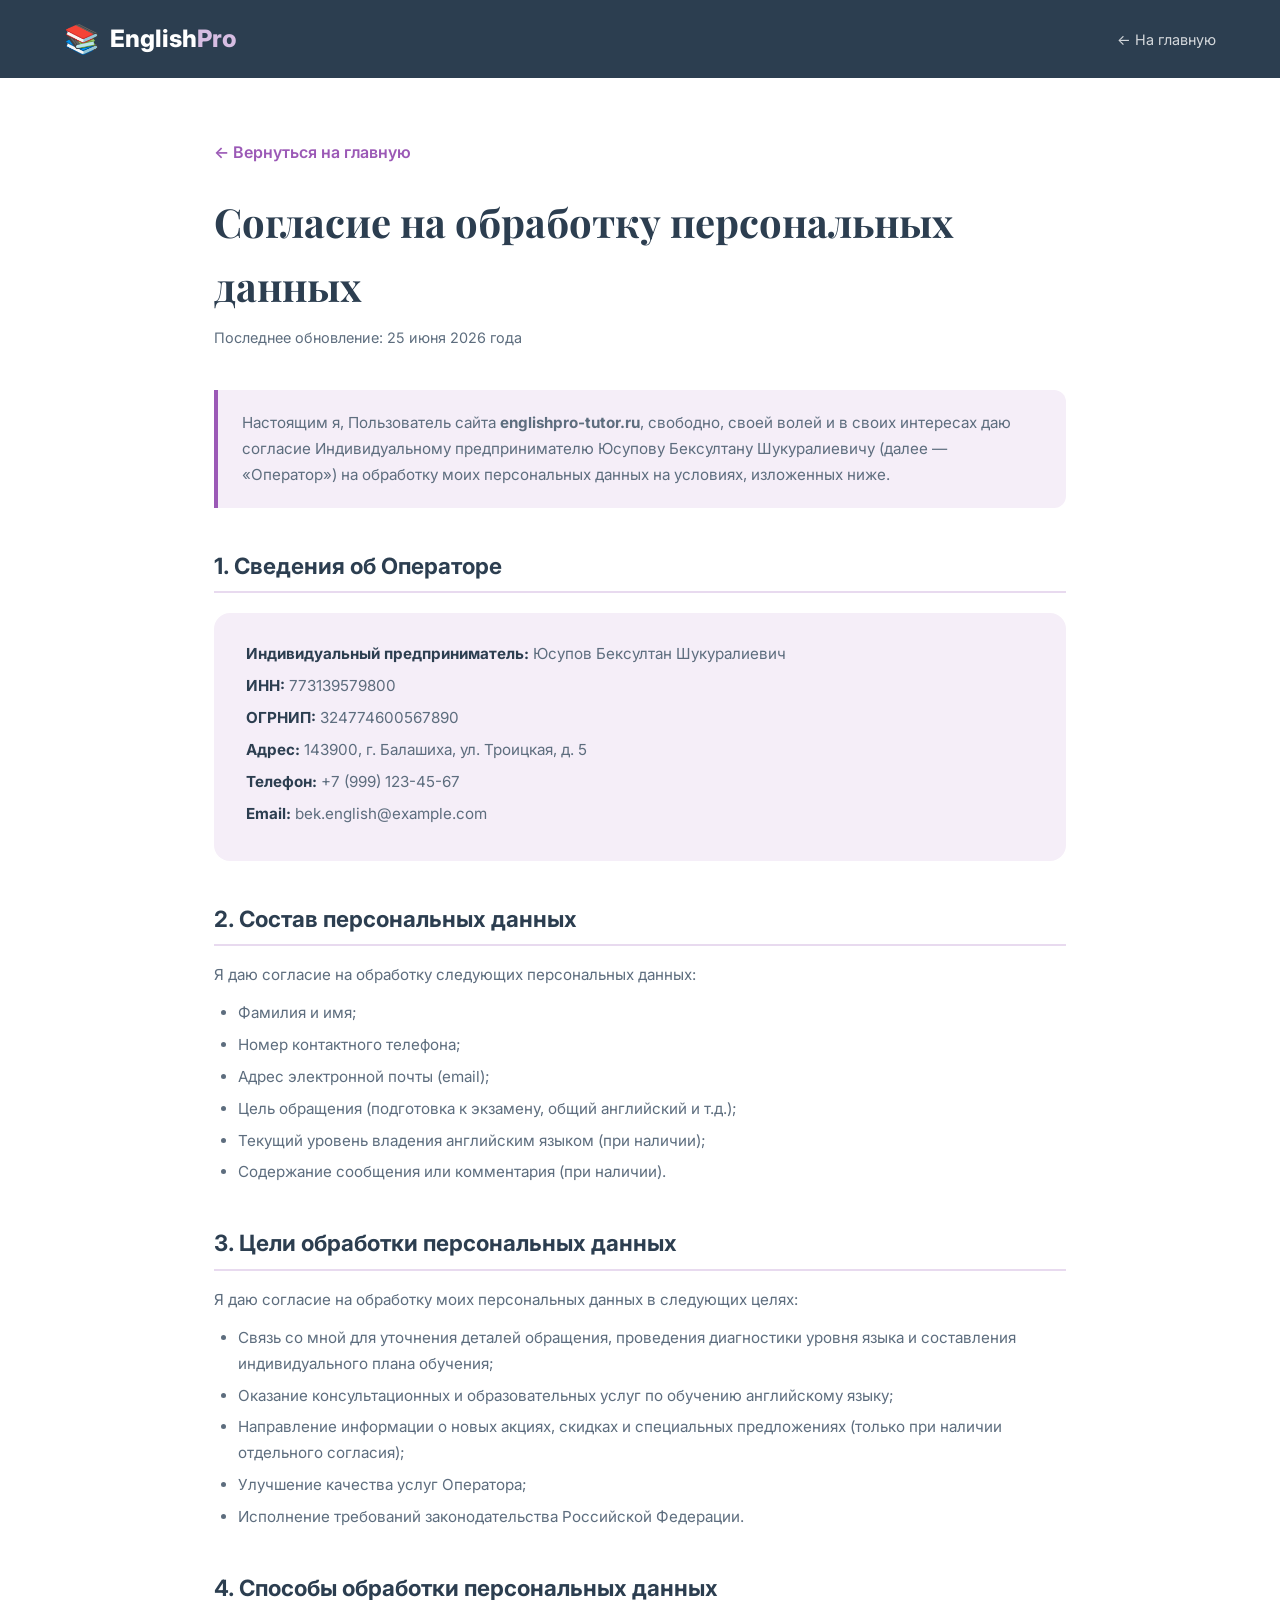
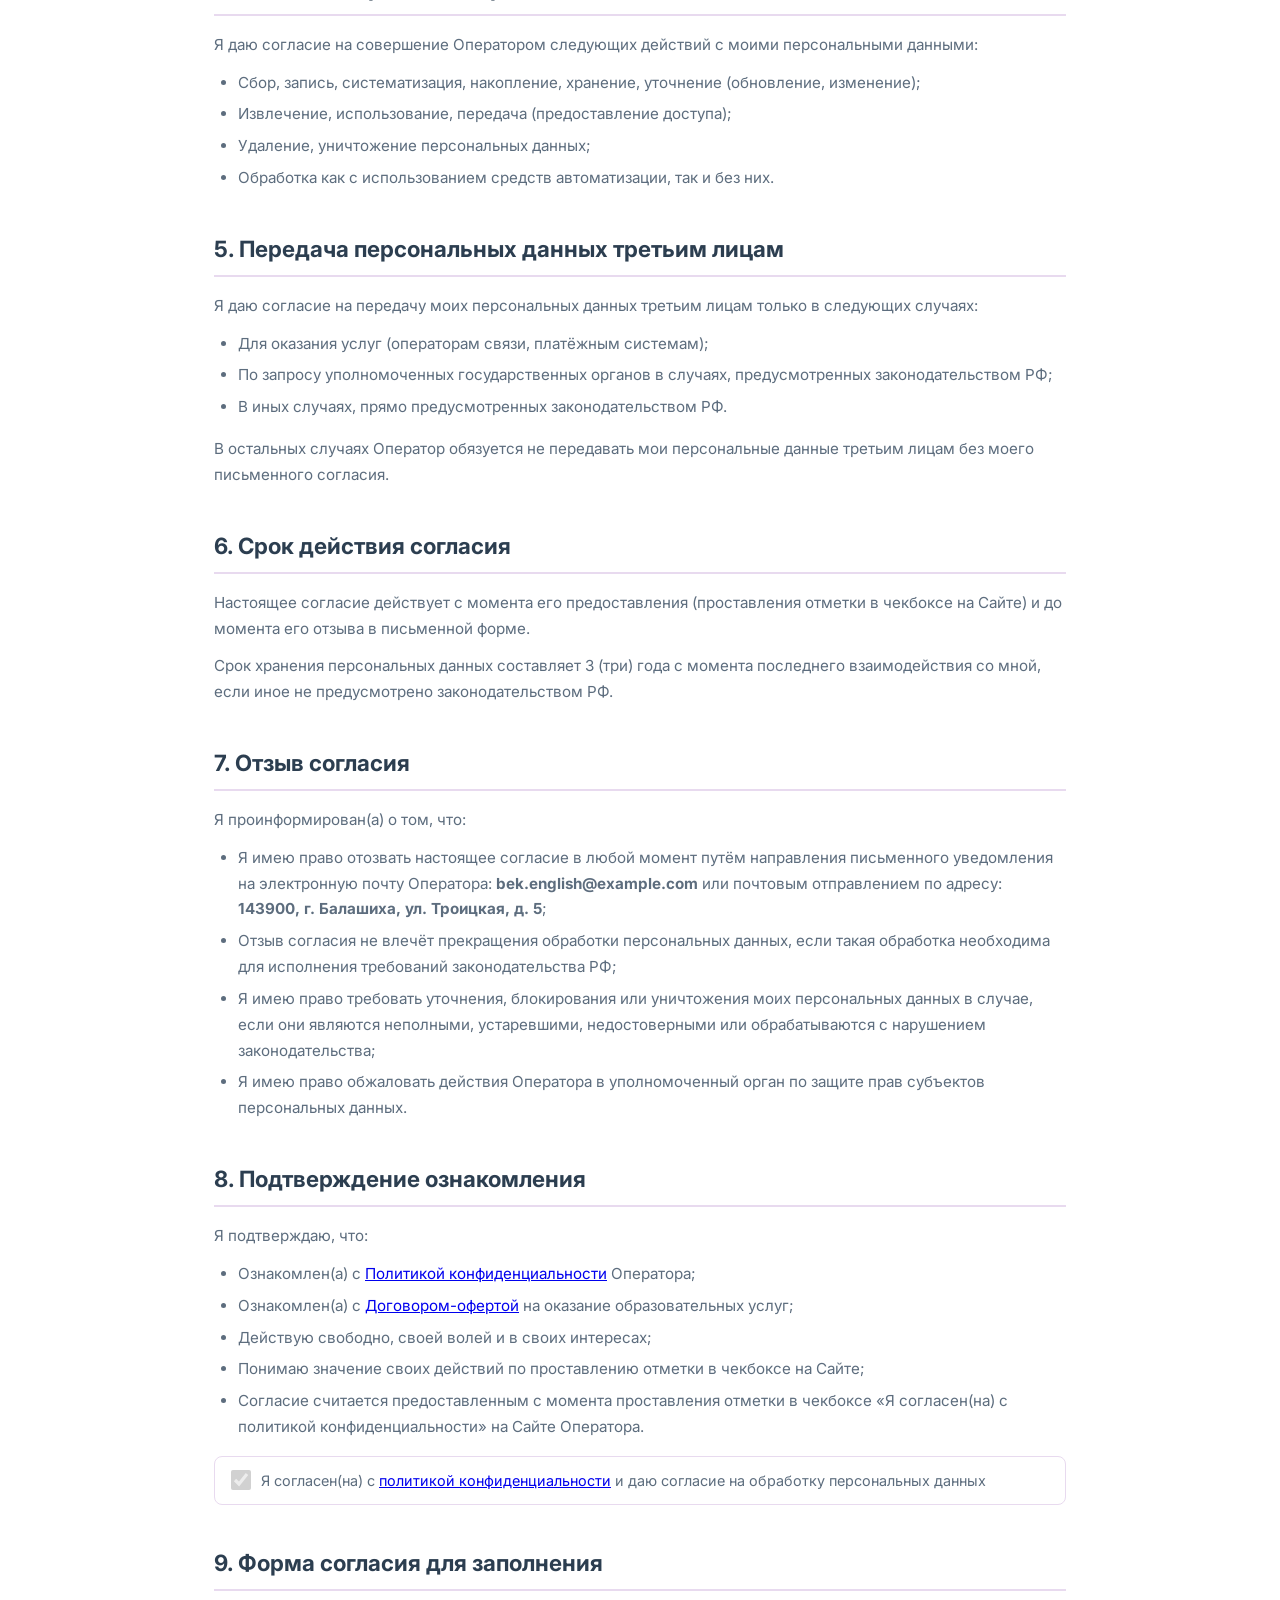
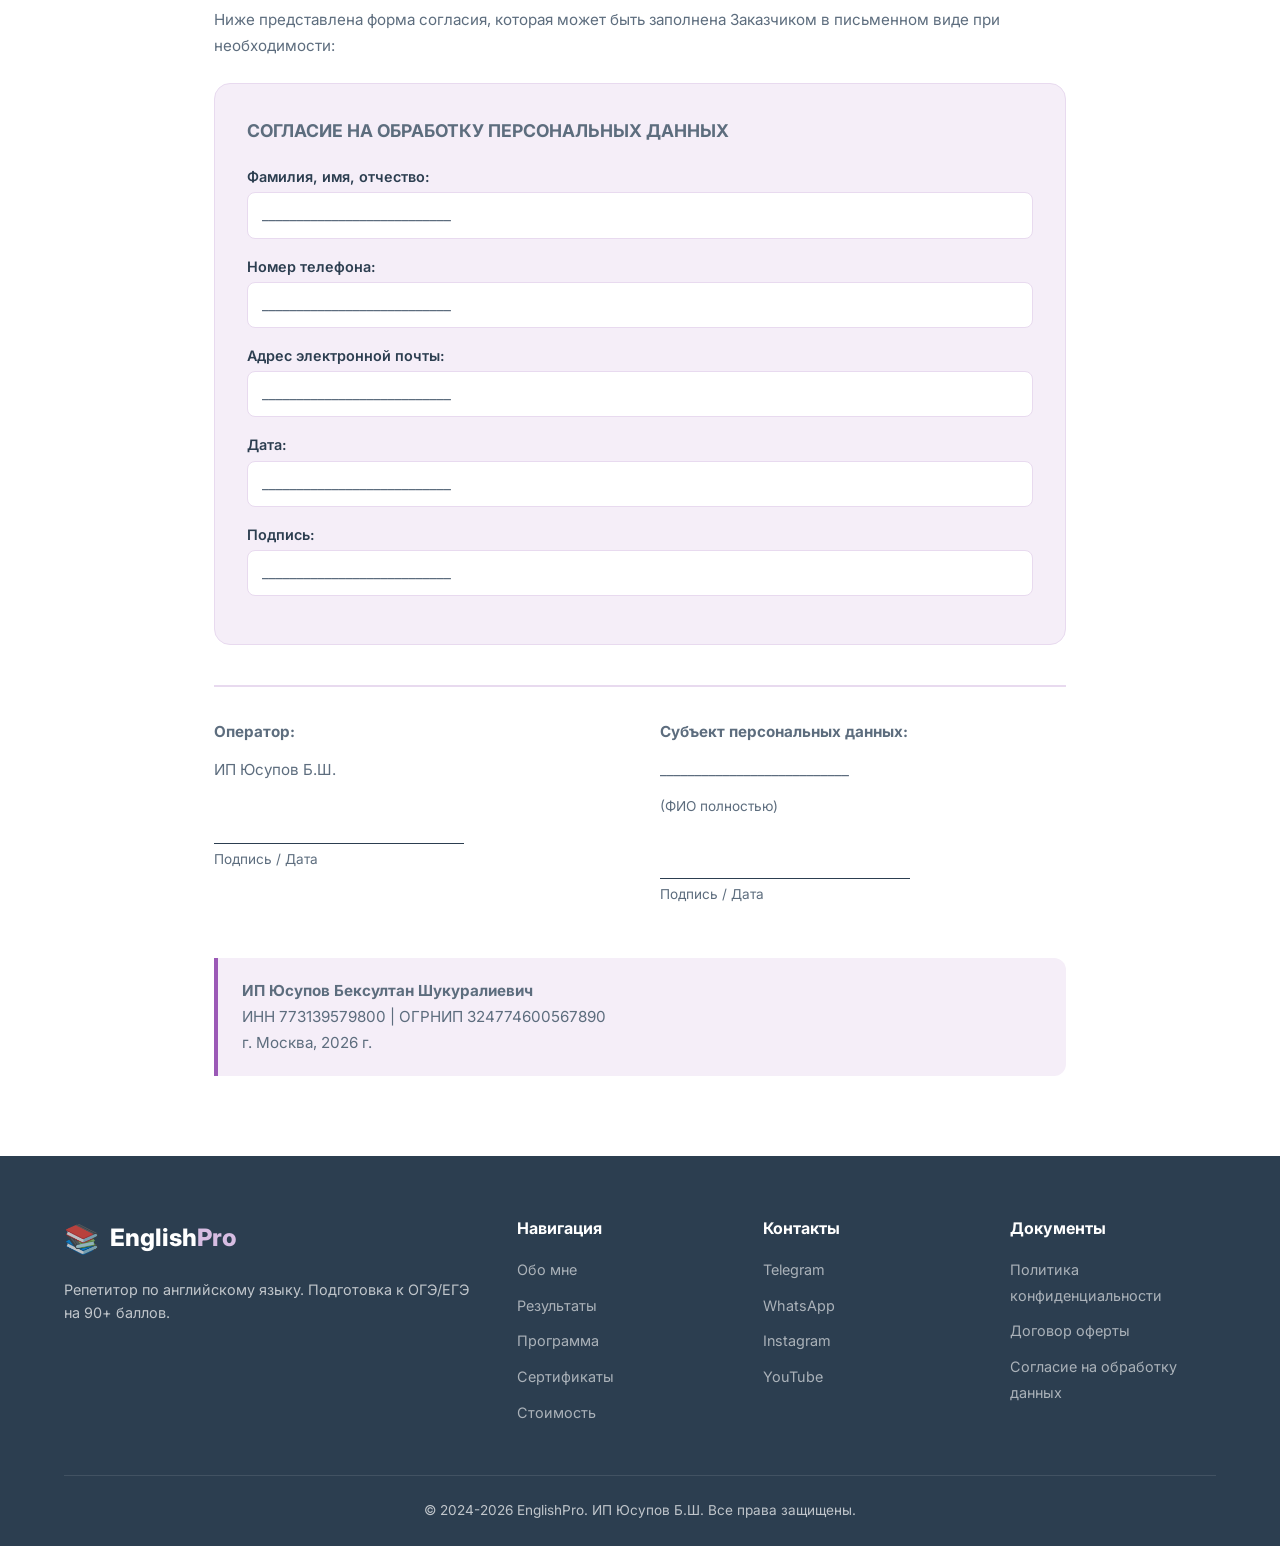
<file: consent.html>
<!DOCTYPE html>
<html lang="ru">
<head>
    <meta charset="UTF-8">
    <meta name="viewport" content="width=device-width, initial-scale=1.0">
    <title>Согласие на обработку персональных данных | EnglishPro</title>
    <link rel="preconnect" href="https://fonts.googleapis.com">
    <link rel="preconnect" href="https://fonts.gstatic.com" crossorigin>
    <link href="https://fonts.googleapis.com/css2?family=Inter:wght@300;400;500;600;700;800&family=Playfair+Display:wght@400;500;600;700&display=swap" rel="stylesheet">
    <link rel="stylesheet" href="styles.css?v=3">
    <style>
        .doc-page {
            padding: 140px 0 60px;
            background: #fff;
            min-height: 100vh;
        }
        .doc-page .container {
            max-width: 900px;
        }
        .doc-page h1 {
            font-family: 'Playfair Display', serif;
            font-size: 2.5rem;
            font-weight: 700;
            margin-bottom: 8px;
            color: var(--dark);
        }
        .doc-page .last-updated {
            color: var(--dark-light);
            font-size: 0.9rem;
            margin-bottom: 40px;
        }
        .doc-page h2 {
            font-size: 1.4rem;
            font-weight: 700;
            margin-top: 40px;
            margin-bottom: 16px;
            color: var(--dark);
            padding-bottom: 8px;
            border-bottom: 2px solid var(--gray-light);
        }
        .doc-page h3 {
            font-size: 1.1rem;
            font-weight: 600;
            margin-top: 24px;
            margin-bottom: 10px;
            color: var(--dark);
        }
        .doc-page p {
            color: var(--dark-light);
            line-height: 1.7;
            margin-bottom: 12px;
            font-size: 0.95rem;
        }
        .doc-page ul, .doc-page ol {
            color: var(--dark-light);
            line-height: 1.7;
            margin-bottom: 16px;
            padding-left: 24px;
        }
        .doc-page li {
            margin-bottom: 6px;
            font-size: 0.95rem;
        }
        .doc-page .highlight-box {
            background: var(--bg);
            border-left: 4px solid var(--primary);
            padding: 20px 24px;
            border-radius: 0 12px 12px 0;
            margin: 20px 0;
        }
        .doc-page .highlight-box p {
            margin-bottom: 0;
        }
        .doc-page .back-link {
            display: inline-flex;
            align-items: center;
            gap: 8px;
            color: var(--primary);
            text-decoration: none;
            font-weight: 600;
            margin-bottom: 24px;
            transition: var(--transition);
        }
        .doc-page .back-link:hover {
            gap: 12px;
        }
        .doc-page .requisites {
            background: var(--bg);
            border-radius: var(--radius-md);
            padding: 28px 32px;
            margin: 20px 0;
        }
        .doc-page .requisites p {
            margin-bottom: 6px;
        }
        .doc-page .requisites strong {
            color: var(--dark);
        }
        .doc-page .consent-form {
            background: var(--bg);
            border-radius: var(--radius-md);
            padding: 32px;
            margin: 24px 0;
            border: 1px solid var(--gray-light);
        }
        .doc-page .consent-form .field {
            margin-bottom: 16px;
        }
        .doc-page .consent-form .field label {
            display: block;
            font-weight: 600;
            font-size: 0.9rem;
            margin-bottom: 4px;
            color: var(--dark);
        }
        .doc-page .consent-form .field .value {
            display: block;
            padding: 10px 14px;
            background: #fff;
            border: 1px solid var(--gray-light);
            border-radius: 8px;
            font-size: 0.95rem;
            color: var(--dark-light);
            min-height: 20px;
        }
        .doc-page .consent-form .field .value.filled {
            color: var(--dark);
        }
        .doc-page .signature-block {
            display: grid;
            grid-template-columns: 1fr 1fr;
            gap: 40px;
            margin-top: 40px;
            padding-top: 32px;
            border-top: 2px solid var(--gray-light);
        }
        .doc-page .signature-line {
            margin-top: 60px;
            border-bottom: 1px solid var(--dark);
            width: 250px;
        }
        .doc-page .signature-label {
            font-size: 0.85rem;
            color: var(--dark-light);
            margin-top: 4px;
        }
        .doc-page .checkbox-sample {
            display: flex;
            align-items: center;
            gap: 10px;
            margin: 16px 0;
            padding: 12px 16px;
            background: #fff;
            border-radius: 8px;
            border: 1px solid var(--gray-light);
        }
        .doc-page .checkbox-sample input[type="checkbox"] {
            width: 20px;
            height: 20px;
            accent-color: var(--primary);
        }
        @media (max-width: 768px) {
            .doc-page {
                padding: 100px 0 40px;
            }
            .doc-page h1 {
                font-size: 1.8rem;
            }
            .doc-page .requisites {
                padding: 20px;
            }
            .doc-page .consent-form {
                padding: 20px;
            }
            .doc-page .signature-block {
                grid-template-columns: 1fr;
                gap: 24px;
            }
        }
    </style>
</head>
<body>
    <header style="position: fixed; top: 0; left: 0; width: 100%; background: var(--dark); z-index: 100; padding: 16px 0;">
        <div class="container" style="display: flex; justify-content: space-between; align-items: center;">
            <a href="index.html" class="logo" style="text-decoration: none;">
                <span class="logo-icon">📚</span>
                <span class="logo-text">English<span class="logo-accent">Pro</span></span>
            </a>
            <a href="index.html" style="color: rgba(255,255,255,0.8); text-decoration: none; font-size: 0.9rem;">← На главную</a>
        </div>
    </header>

    <section class="doc-page">
        <div class="container">
            <a href="index.html" class="back-link">← Вернуться на главную</a>
            <h1>Согласие на обработку персональных данных</h1>
            <p class="last-updated">Последнее обновление: 25 июня 2026 года</p>

            <div class="highlight-box">
                <p>Настоящим я, Пользователь сайта <strong>englishpro-tutor.ru</strong>, свободно, своей волей и в своих интересах даю согласие Индивидуальному предпринимателю Юсупову Бексултану Шукуралиевичу (далее — «Оператор») на обработку моих персональных данных на условиях, изложенных ниже.</p>
            </div>

            <h2>1. Сведения об Операторе</h2>
            <div class="requisites">
                <p><strong>Индивидуальный предприниматель:</strong> Юсупов Бексултан Шукуралиевич</p>
                <p><strong>ИНН:</strong> 773139579800</p>
                <p><strong>ОГРНИП:</strong> 324774600567890</p>
                <p><strong>Адрес:</strong> 143900, г. Балашиха, ул. Троицкая, д. 5</p>
                <p><strong>Телефон:</strong> +7 (999) 123-45-67</p>
                <p><strong>Email:</strong> bek.english@example.com</p>
            </div>

            <h2>2. Состав персональных данных</h2>
            <p>Я даю согласие на обработку следующих персональных данных:</p>
            <ul>
                <li>Фамилия и имя;</li>
                <li>Номер контактного телефона;</li>
                <li>Адрес электронной почты (email);</li>
                <li>Цель обращения (подготовка к экзамену, общий английский и т.д.);</li>
                <li>Текущий уровень владения английским языком (при наличии);</li>
                <li>Содержание сообщения или комментария (при наличии).</li>
            </ul>

            <h2>3. Цели обработки персональных данных</h2>
            <p>Я даю согласие на обработку моих персональных данных в следующих целях:</p>
            <ul>
                <li>Связь со мной для уточнения деталей обращения, проведения диагностики уровня языка и составления индивидуального плана обучения;</li>
                <li>Оказание консультационных и образовательных услуг по обучению английскому языку;</li>
                <li>Направление информации о новых акциях, скидках и специальных предложениях (только при наличии отдельного согласия);</li>
                <li>Улучшение качества услуг Оператора;</li>
                <li>Исполнение требований законодательства Российской Федерации.</li>
            </ul>

            <h2>4. Способы обработки персональных данных</h2>
            <p>Я даю согласие на совершение Оператором следующих действий с моими персональными данными:</p>
            <ul>
                <li>Сбор, запись, систематизация, накопление, хранение, уточнение (обновление, изменение);</li>
                <li>Извлечение, использование, передача (предоставление доступа);</li>
                <li>Удаление, уничтожение персональных данных;</li>
                <li>Обработка как с использованием средств автоматизации, так и без них.</li>
            </ul>

            <h2>5. Передача персональных данных третьим лицам</h2>
            <p>Я даю согласие на передачу моих персональных данных третьим лицам только в следующих случаях:</p>
            <ul>
                <li>Для оказания услуг (операторам связи, платёжным системам);</li>
                <li>По запросу уполномоченных государственных органов в случаях, предусмотренных законодательством РФ;</li>
                <li>В иных случаях, прямо предусмотренных законодательством РФ.</li>
            </ul>
            <p>В остальных случаях Оператор обязуется не передавать мои персональные данные третьим лицам без моего письменного согласия.</p>

            <h2>6. Срок действия согласия</h2>
            <p>Настоящее согласие действует с момента его предоставления (проставления отметки в чекбоксе на Сайте) и до момента его отзыва в письменной форме.</p>
            <p>Срок хранения персональных данных составляет 3 (три) года с момента последнего взаимодействия со мной, если иное не предусмотрено законодательством РФ.</p>

            <h2>7. Отзыв согласия</h2>
            <p>Я проинформирован(а) о том, что:</p>
            <ul>
                <li>Я имею право отозвать настоящее согласие в любой момент путём направления письменного уведомления на электронную почту Оператора: <strong>bek.english@example.com</strong> или почтовым отправлением по адресу: <strong>143900, г. Балашиха, ул. Троицкая, д. 5</strong>;</li>
                <li>Отзыв согласия не влечёт прекращения обработки персональных данных, если такая обработка необходима для исполнения требований законодательства РФ;</li>
                <li>Я имею право требовать уточнения, блокирования или уничтожения моих персональных данных в случае, если они являются неполными, устаревшими, недостоверными или обрабатываются с нарушением законодательства;</li>
                <li>Я имею право обжаловать действия Оператора в уполномоченный орган по защите прав субъектов персональных данных.</li>
            </ul>

            <h2>8. Подтверждение ознакомления</h2>
            <p>Я подтверждаю, что:</p>
            <ul>
                <li>Ознакомлен(а) с <a href="privacy.html">Политикой конфиденциальности</a> Оператора;</li>
                <li>Ознакомлен(а) с <a href="offer.html">Договором-офертой</a> на оказание образовательных услуг;</li>
                <li>Действую свободно, своей волей и в своих интересах;</li>
                <li>Понимаю значение своих действий по проставлению отметки в чекбоксе на Сайте;</li>
                <li>Согласие считается предоставленным с момента проставления отметки в чекбоксе «Я согласен(на) с политикой конфиденциальности» на Сайте Оператора.</li>
            </ul>

            <div class="checkbox-sample">
                <input type="checkbox" checked disabled>
                <span style="font-size: 0.9rem; color: var(--dark-light);">Я согласен(на) с <a href="privacy.html">политикой конфиденциальности</a> и даю согласие на обработку персональных данных</span>
            </div>

            <h2>9. Форма согласия для заполнения</h2>
            <p>Ниже представлена форма согласия, которая может быть заполнена Заказчиком в письменном виде при необходимости:</p>

            <div class="consent-form">
                <p style="font-weight: 700; font-size: 1.1rem; margin-bottom: 20px;">СОГЛАСИЕ НА ОБРАБОТКУ ПЕРСОНАЛЬНЫХ ДАННЫХ</p>
                
                <div class="field">
                    <label>Фамилия, имя, отчество:</label>
                    <div class="value">___________________________</div>
                </div>
                <div class="field">
                    <label>Номер телефона:</label>
                    <div class="value">___________________________</div>
                </div>
                <div class="field">
                    <label>Адрес электронной почты:</label>
                    <div class="value">___________________________</div>
                </div>
                <div class="field">
                    <label>Дата:</label>
                    <div class="value">___________________________</div>
                </div>
                <div class="field">
                    <label>Подпись:</label>
                    <div class="value">___________________________</div>
                </div>
            </div>

            <div class="signature-block">
                <div>
                    <p><strong>Оператор:</strong></p>
                    <p>ИП Юсупов Б.Ш.</p>
                    <div class="signature-line"></div>
                    <p class="signature-label">Подпись / Дата</p>
                </div>
                <div>
                    <p><strong>Субъект персональных данных:</strong></p>
                    <p>___________________________</p>
                    <p class="signature-label">(ФИО полностью)</p>
                    <div class="signature-line"></div>
                    <p class="signature-label">Подпись / Дата</p>
                </div>
            </div>

            <div class="highlight-box" style="margin-top: 40px;">
                <p><strong>ИП Юсупов Бексултан Шукуралиевич</strong><br>
                ИНН 773139579800 | ОГРНИП 324774600567890<br>
                г. Москва, 2026 г.</p>
            </div>
        </div>
    </section>

    <footer class="footer">
        <div class="container">
            <div class="footer-content">
                <div class="footer-brand">
                    <div class="logo">
                        <span class="logo-icon">📚</span>
                        <span class="logo-text">English<span class="logo-accent">Pro</span></span>
                    </div>
                    <p>Репетитор по английскому языку. Подготовка к ОГЭ/ЕГЭ на 90+ баллов.</p>
                </div>
                <div class="footer-links">
                    <h4>Навигация</h4>
                    <ul>
                        <li><a href="index.html#about">Обо мне</a></li>
                        <li><a href="index.html#results">Результаты</a></li>
                        <li><a href="index.html#program">Программа</a></li>
                        <li><a href="index.html#certificates">Сертификаты</a></li>
                        <li><a href="index.html#pricing">Стоимость</a></li>
                    </ul>
                </div>
                <div class="footer-links">
                    <h4>Контакты</h4>
                    <ul>
                        <li><a href="#">Telegram</a></li>
                        <li><a href="#">WhatsApp</a></li>
                        <li><a href="#">Instagram</a></li>
                        <li><a href="#">YouTube</a></li>
                    </ul>
                </div>
                <div class="footer-links">
                    <h4>Документы</h4>
                    <ul>
                        <li><a href="privacy.html">Политика конфиденциальности</a></li>
                        <li><a href="offer.html">Договор оферты</a></li>
                        <li><a href="consent.html">Согласие на обработку данных</a></li>
                    </ul>
                </div>
            </div>
            <div class="footer-bottom">
                <p>&copy; 2024-2026 EnglishPro. ИП Юсупов Б.Ш. Все права защищены.</p>
            </div>
        </div>
    </footer>
</body>
</html>
</file>
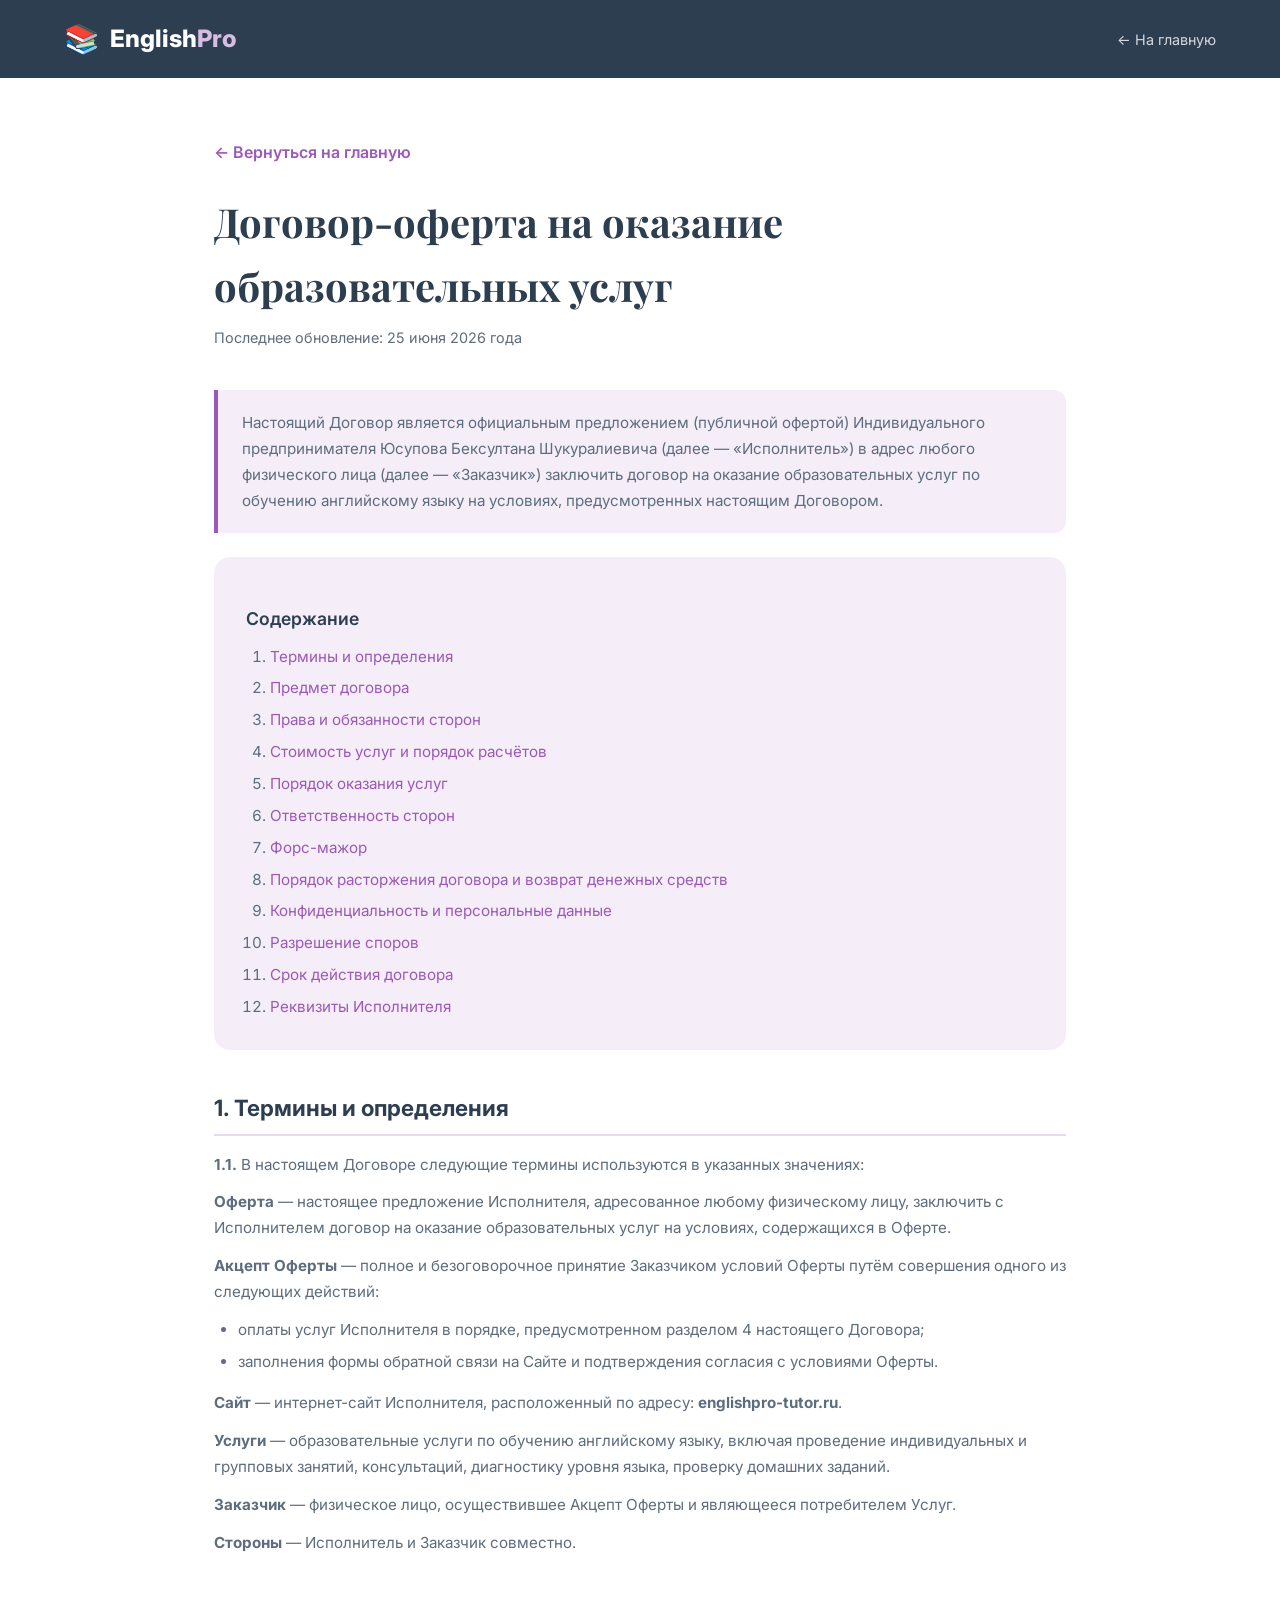
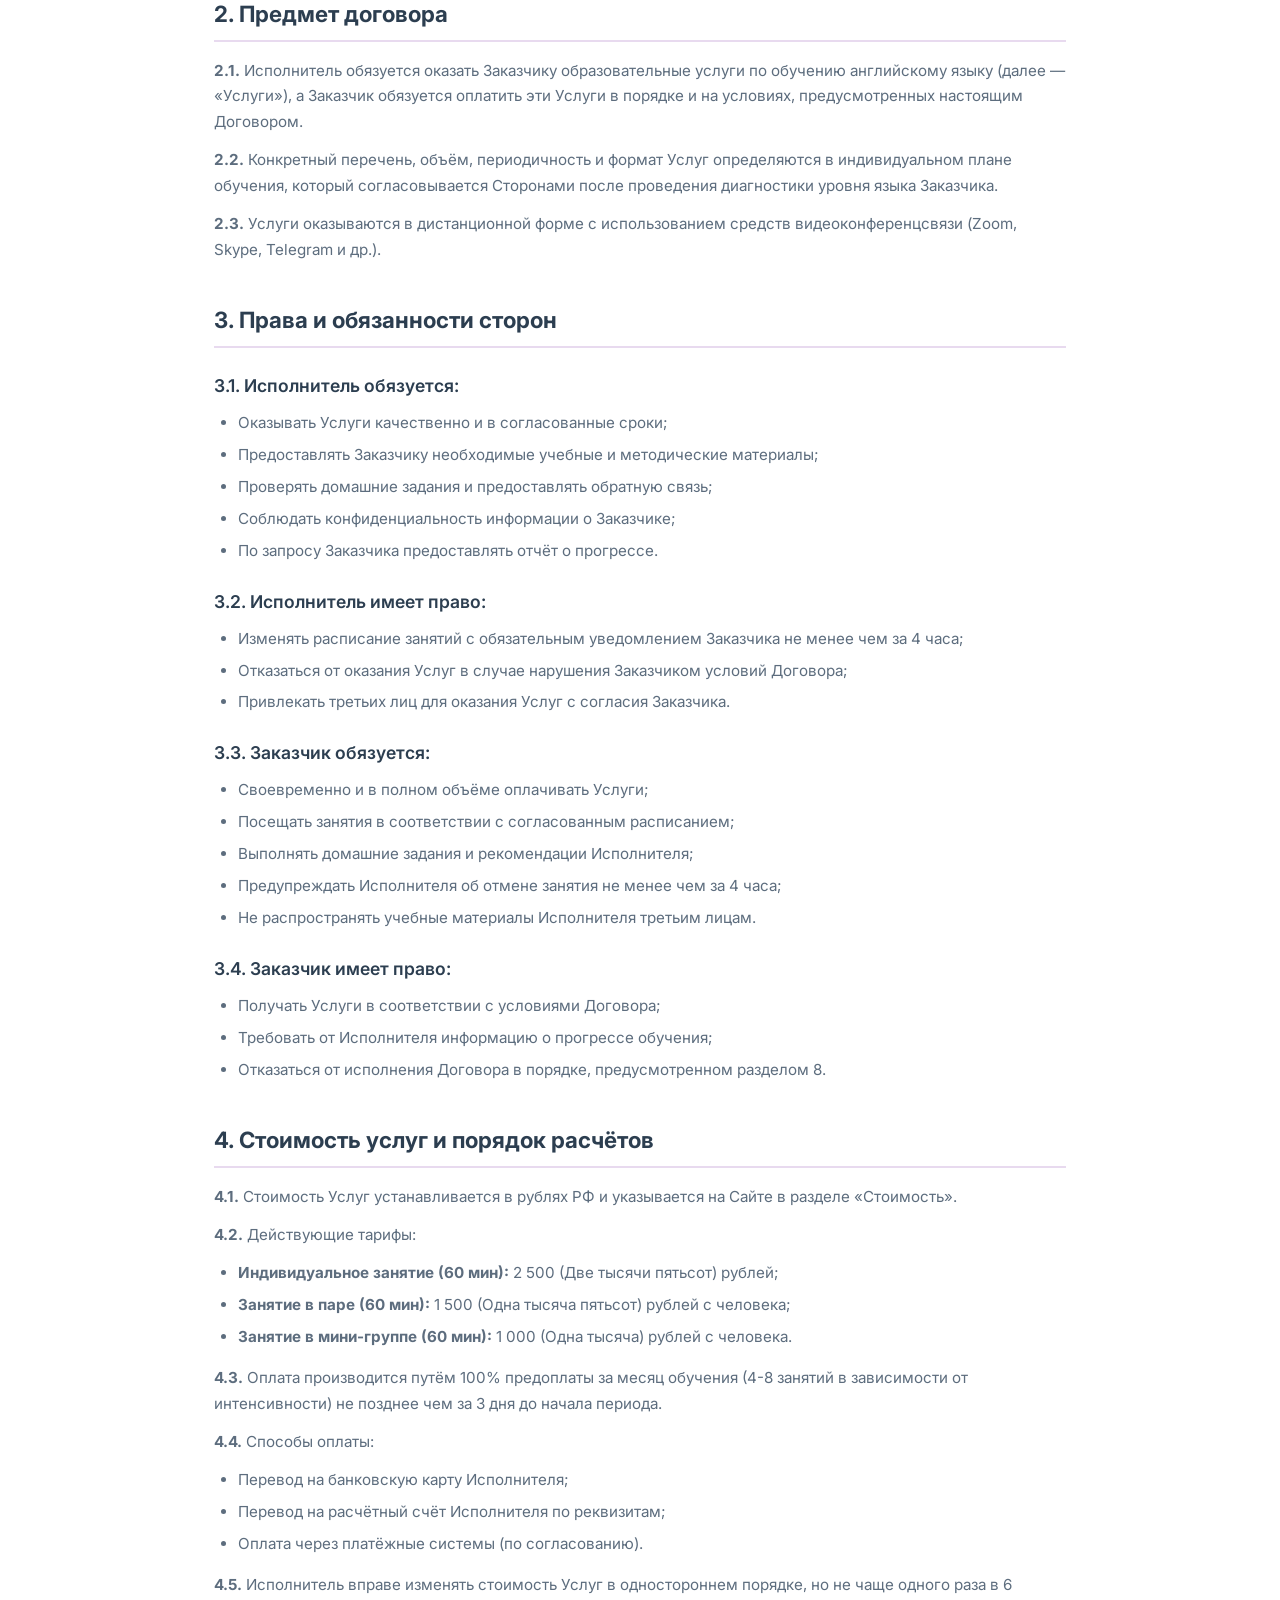
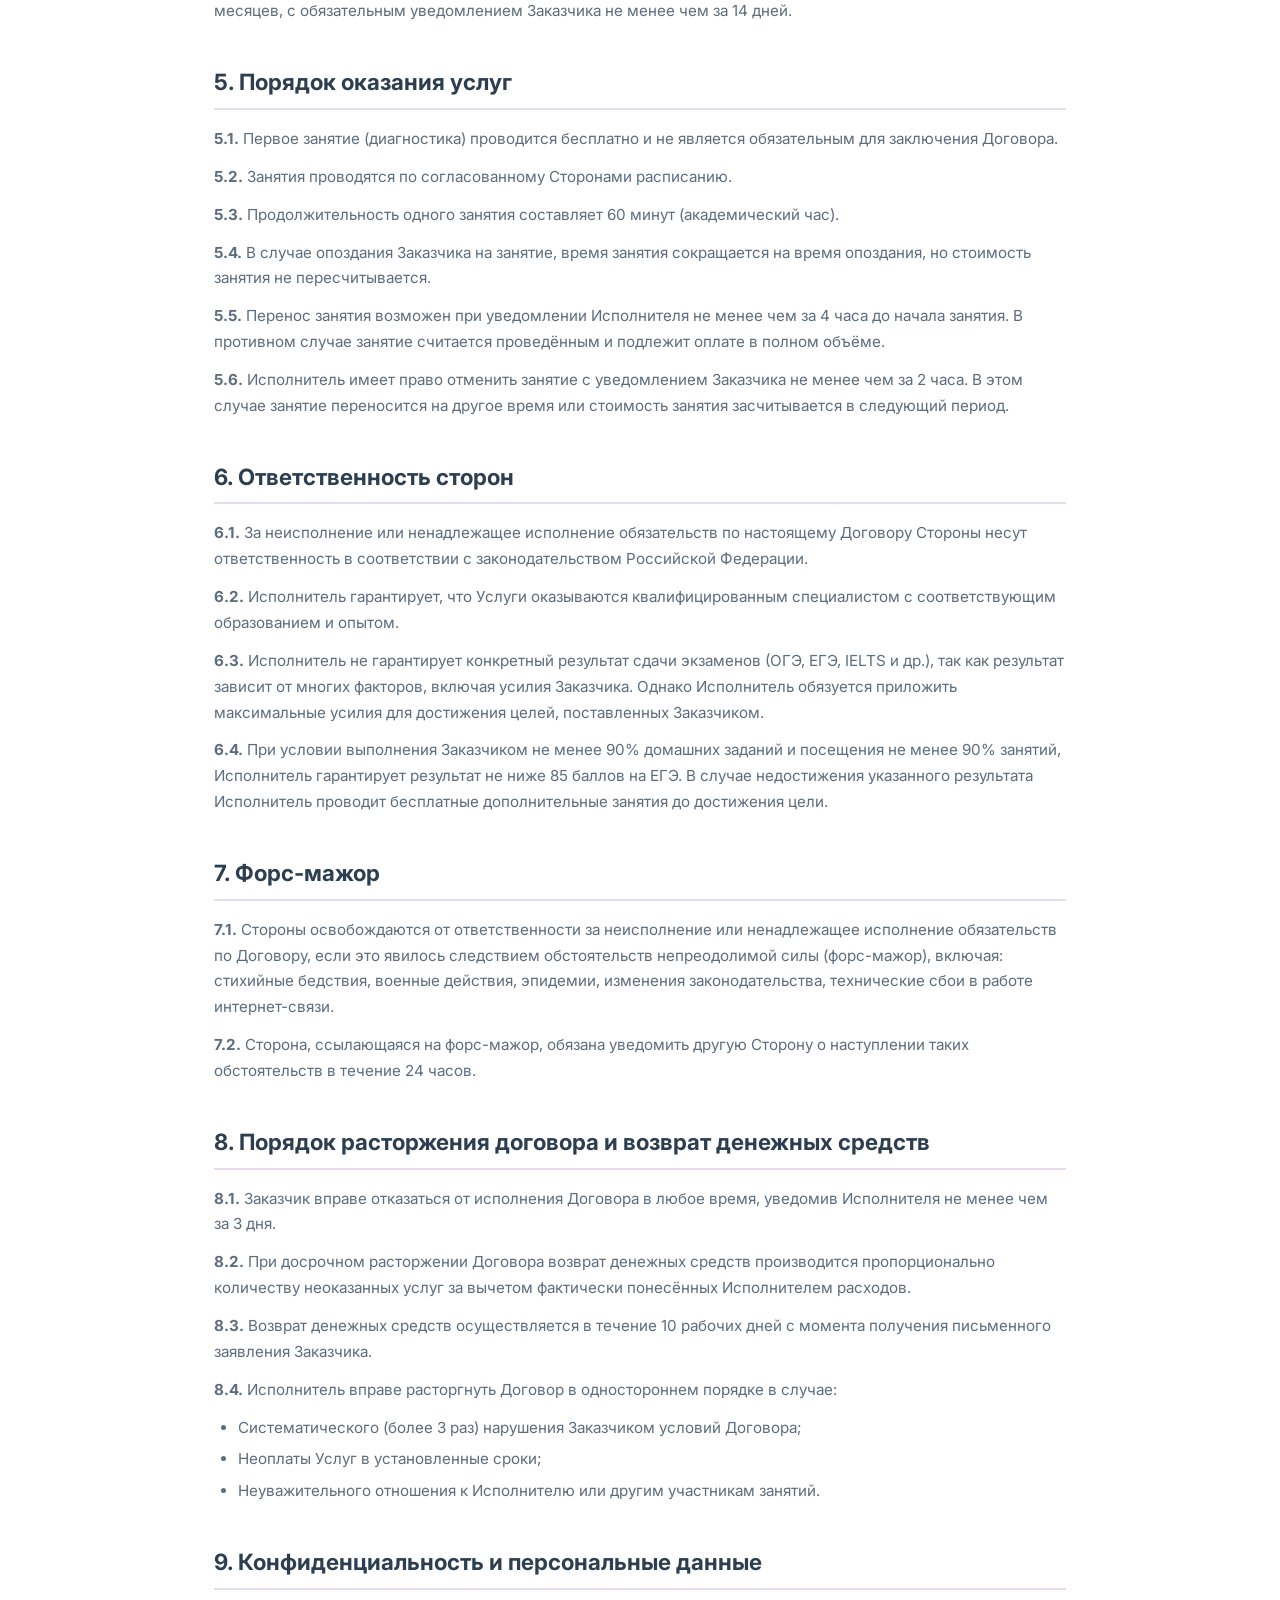
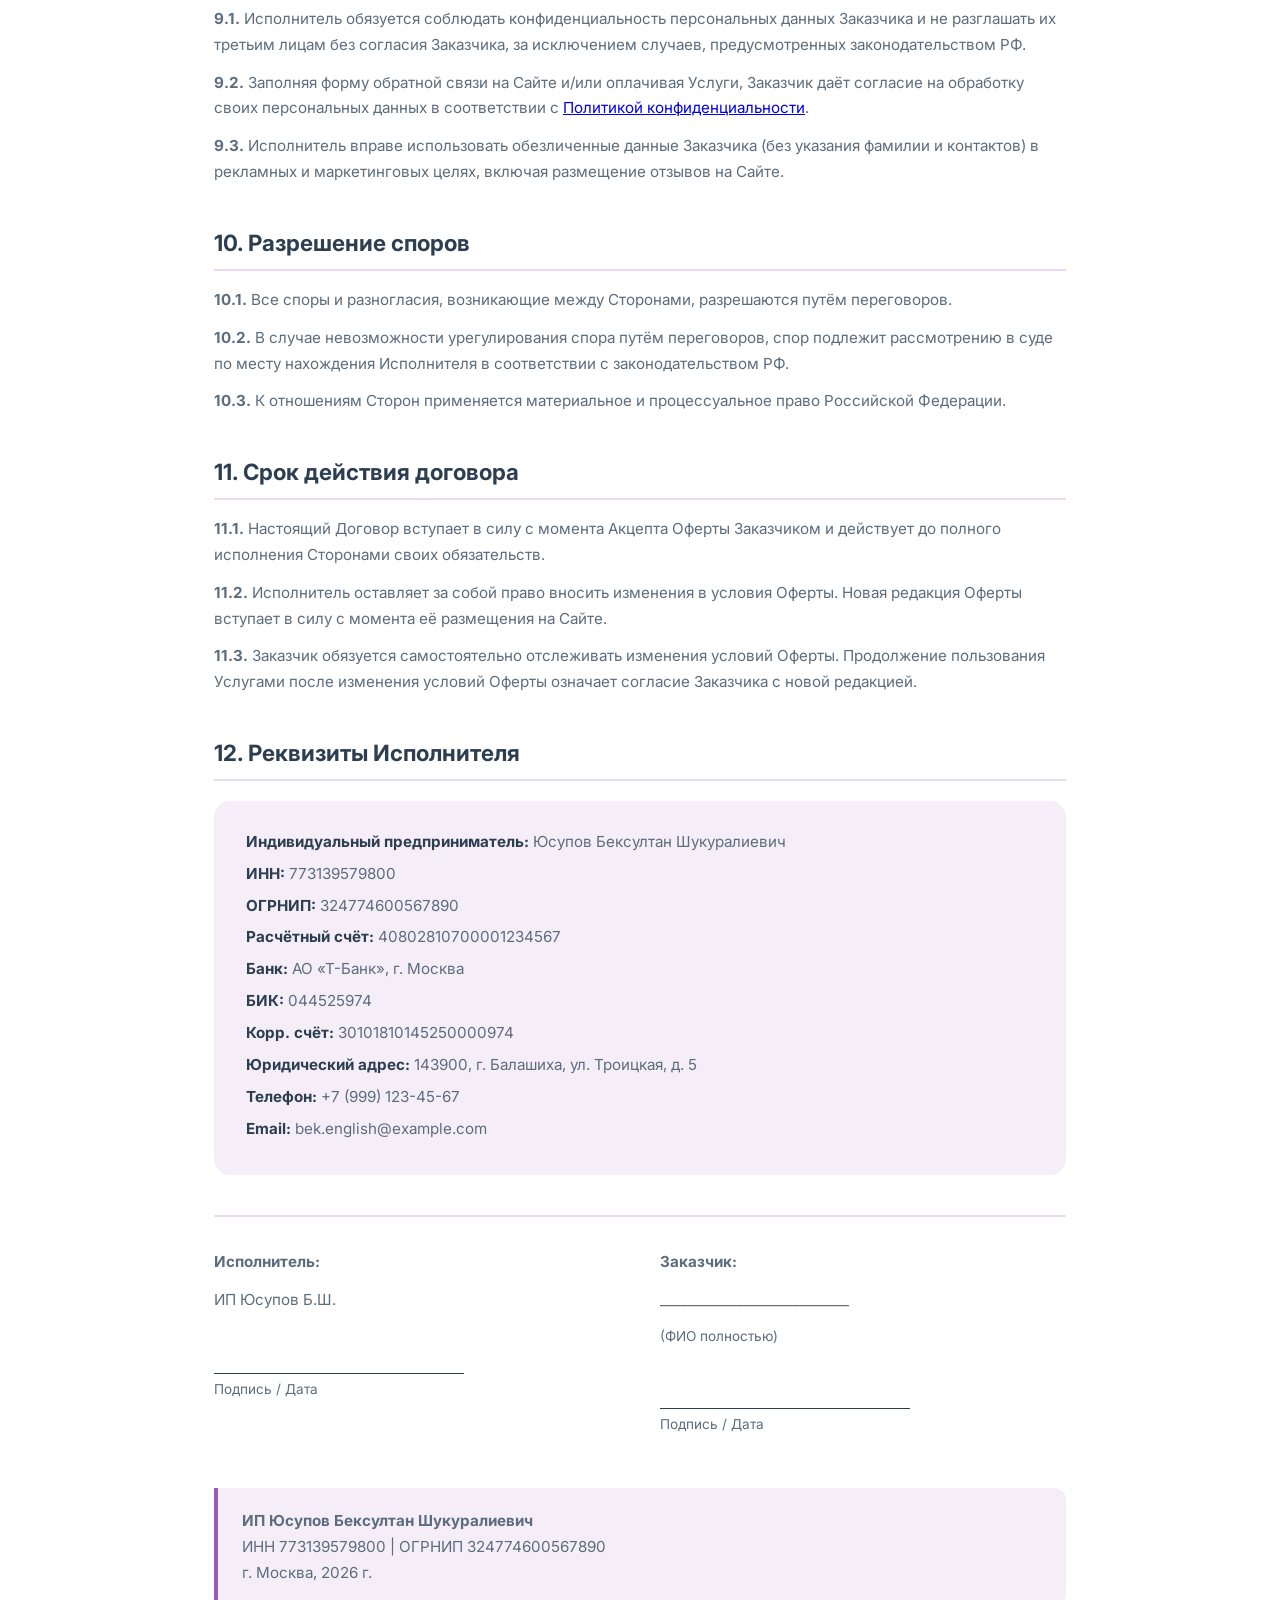
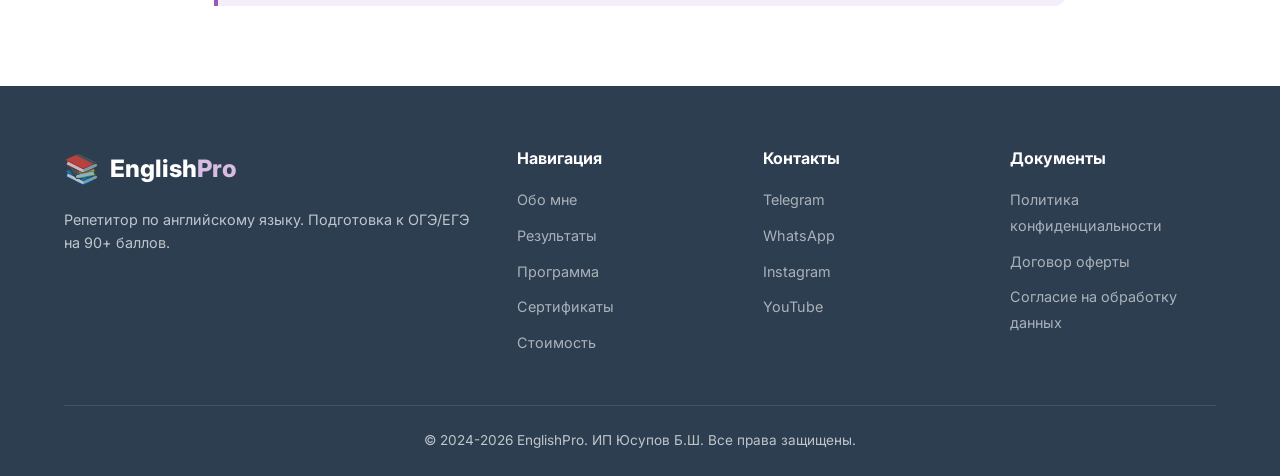
<file: offer.html>
<!DOCTYPE html>
<html lang="ru">
<head>
    <meta charset="UTF-8">
    <meta name="viewport" content="width=device-width, initial-scale=1.0">
    <title>Договор-оферта | EnglishPro</title>
    <link rel="preconnect" href="https://fonts.googleapis.com">
    <link rel="preconnect" href="https://fonts.gstatic.com" crossorigin>
    <link href="https://fonts.googleapis.com/css2?family=Inter:wght@300;400;500;600;700;800&family=Playfair+Display:wght@400;500;600;700&display=swap" rel="stylesheet">
    <link rel="stylesheet" href="styles.css?v=3">
    <style>
        .doc-page {
            padding: 140px 0 60px;
            background: #fff;
            min-height: 100vh;
        }
        .doc-page .container {
            max-width: 900px;
        }
        .doc-page h1 {
            font-family: 'Playfair Display', serif;
            font-size: 2.5rem;
            font-weight: 700;
            margin-bottom: 8px;
            color: var(--dark);
        }
        .doc-page .last-updated {
            color: var(--dark-light);
            font-size: 0.9rem;
            margin-bottom: 40px;
        }
        .doc-page h2 {
            font-size: 1.4rem;
            font-weight: 700;
            margin-top: 40px;
            margin-bottom: 16px;
            color: var(--dark);
            padding-bottom: 8px;
            border-bottom: 2px solid var(--gray-light);
        }
        .doc-page h3 {
            font-size: 1.1rem;
            font-weight: 600;
            margin-top: 24px;
            margin-bottom: 10px;
            color: var(--dark);
        }
        .doc-page p {
            color: var(--dark-light);
            line-height: 1.7;
            margin-bottom: 12px;
            font-size: 0.95rem;
        }
        .doc-page ul, .doc-page ol {
            color: var(--dark-light);
            line-height: 1.7;
            margin-bottom: 16px;
            padding-left: 24px;
        }
        .doc-page li {
            margin-bottom: 6px;
            font-size: 0.95rem;
        }
        .doc-page .highlight-box {
            background: var(--bg);
            border-left: 4px solid var(--primary);
            padding: 20px 24px;
            border-radius: 0 12px 12px 0;
            margin: 20px 0;
        }
        .doc-page .highlight-box p {
            margin-bottom: 0;
        }
        .doc-page .back-link {
            display: inline-flex;
            align-items: center;
            gap: 8px;
            color: var(--primary);
            text-decoration: none;
            font-weight: 600;
            margin-bottom: 24px;
            transition: var(--transition);
        }
        .doc-page .back-link:hover {
            gap: 12px;
        }
        .doc-page .requisites {
            background: var(--bg);
            border-radius: var(--radius-md);
            padding: 28px 32px;
            margin: 20px 0;
        }
        .doc-page .requisites p {
            margin-bottom: 6px;
        }
        .doc-page .requisites strong {
            color: var(--dark);
        }
        .doc-page .table-of-contents {
            background: var(--bg);
            border-radius: var(--radius-md);
            padding: 24px 32px;
            margin: 24px 0;
        }
        .doc-page .table-of-contents ol {
            margin-bottom: 0;
        }
        .doc-page .table-of-contents a {
            color: var(--primary);
            text-decoration: none;
        }
        .doc-page .table-of-contents a:hover {
            text-decoration: underline;
        }
        .doc-page .signature-block {
            display: grid;
            grid-template-columns: 1fr 1fr;
            gap: 40px;
            margin-top: 40px;
            padding-top: 32px;
            border-top: 2px solid var(--gray-light);
        }
        .doc-page .signature-line {
            margin-top: 60px;
            border-bottom: 1px solid var(--dark);
            width: 250px;
        }
        .doc-page .signature-label {
            font-size: 0.85rem;
            color: var(--dark-light);
            margin-top: 4px;
        }
        @media (max-width: 768px) {
            .doc-page {
                padding: 100px 0 40px;
            }
            .doc-page h1 {
                font-size: 1.8rem;
            }
            .doc-page .requisites {
                padding: 20px;
            }
            .doc-page .signature-block {
                grid-template-columns: 1fr;
                gap: 24px;
            }
        }
    </style>
</head>
<body>
    <header style="position: fixed; top: 0; left: 0; width: 100%; background: var(--dark); z-index: 100; padding: 16px 0;">
        <div class="container" style="display: flex; justify-content: space-between; align-items: center;">
            <a href="index.html" class="logo" style="text-decoration: none;">
                <span class="logo-icon">📚</span>
                <span class="logo-text">English<span class="logo-accent">Pro</span></span>
            </a>
            <a href="index.html" style="color: rgba(255,255,255,0.8); text-decoration: none; font-size: 0.9rem;">← На главную</a>
        </div>
    </header>

    <section class="doc-page">
        <div class="container">
            <a href="index.html" class="back-link">← Вернуться на главную</a>
            <h1>Договор-оферта на оказание образовательных услуг</h1>
            <p class="last-updated">Последнее обновление: 25 июня 2026 года</p>

            <div class="highlight-box">
                <p>Настоящий Договор является официальным предложением (публичной офертой) Индивидуального предпринимателя Юсупова Бексултана Шукуралиевича (далее — «Исполнитель») в адрес любого физического лица (далее — «Заказчик») заключить договор на оказание образовательных услуг по обучению английскому языку на условиях, предусмотренных настоящим Договором.</p>
            </div>

            <div class="table-of-contents">
                <h3>Содержание</h3>
                <ol>
                    <li><a href="#s1">Термины и определения</a></li>
                    <li><a href="#s2">Предмет договора</a></li>
                    <li><a href="#s3">Права и обязанности сторон</a></li>
                    <li><a href="#s4">Стоимость услуг и порядок расчётов</a></li>
                    <li><a href="#s5">Порядок оказания услуг</a></li>
                    <li><a href="#s6">Ответственность сторон</a></li>
                    <li><a href="#s7">Форс-мажор</a></li>
                    <li><a href="#s8">Порядок расторжения договора и возврат денежных средств</a></li>
                    <li><a href="#s9">Конфиденциальность и персональные данные</a></li>
                    <li><a href="#s10">Разрешение споров</a></li>
                    <li><a href="#s11">Срок действия договора</a></li>
                    <li><a href="#s12">Реквизиты Исполнителя</a></li>
                </ol>
            </div>

            <h2 id="s1">1. Термины и определения</h2>
            <p><strong>1.1.</strong> В настоящем Договоре следующие термины используются в указанных значениях:</p>
            <p><strong>Оферта</strong> — настоящее предложение Исполнителя, адресованное любому физическому лицу, заключить с Исполнителем договор на оказание образовательных услуг на условиях, содержащихся в Оферте.</p>
            <p><strong>Акцепт Оферты</strong> — полное и безоговорочное принятие Заказчиком условий Оферты путём совершения одного из следующих действий:</p>
            <ul>
                <li>оплаты услуг Исполнителя в порядке, предусмотренном разделом 4 настоящего Договора;</li>
                <li>заполнения формы обратной связи на Сайте и подтверждения согласия с условиями Оферты.</li>
            </ul>
            <p><strong>Сайт</strong> — интернет-сайт Исполнителя, расположенный по адресу: <strong>englishpro-tutor.ru</strong>.</p>
            <p><strong>Услуги</strong> — образовательные услуги по обучению английскому языку, включая проведение индивидуальных и групповых занятий, консультаций, диагностику уровня языка, проверку домашних заданий.</p>
            <p><strong>Заказчик</strong> — физическое лицо, осуществившее Акцепт Оферты и являющееся потребителем Услуг.</p>
            <p><strong>Стороны</strong> — Исполнитель и Заказчик совместно.</p>

            <h2 id="s2">2. Предмет договора</h2>
            <p><strong>2.1.</strong> Исполнитель обязуется оказать Заказчику образовательные услуги по обучению английскому языку (далее — «Услуги»), а Заказчик обязуется оплатить эти Услуги в порядке и на условиях, предусмотренных настоящим Договором.</p>
            <p><strong>2.2.</strong> Конкретный перечень, объём, периодичность и формат Услуг определяются в индивидуальном плане обучения, который согласовывается Сторонами после проведения диагностики уровня языка Заказчика.</p>
            <p><strong>2.3.</strong> Услуги оказываются в дистанционной форме с использованием средств видеоконференцсвязи (Zoom, Skype, Telegram и др.).</p>

            <h2 id="s3">3. Права и обязанности сторон</h2>
            <h3>3.1. Исполнитель обязуется:</h3>
            <ul>
                <li>Оказывать Услуги качественно и в согласованные сроки;</li>
                <li>Предоставлять Заказчику необходимые учебные и методические материалы;</li>
                <li>Проверять домашние задания и предоставлять обратную связь;</li>
                <li>Соблюдать конфиденциальность информации о Заказчике;</li>
                <li>По запросу Заказчика предоставлять отчёт о прогрессе.</li>
            </ul>
            <h3>3.2. Исполнитель имеет право:</h3>
            <ul>
                <li>Изменять расписание занятий с обязательным уведомлением Заказчика не менее чем за 4 часа;</li>
                <li>Отказаться от оказания Услуг в случае нарушения Заказчиком условий Договора;</li>
                <li>Привлекать третьих лиц для оказания Услуг с согласия Заказчика.</li>
            </ul>
            <h3>3.3. Заказчик обязуется:</h3>
            <ul>
                <li>Своевременно и в полном объёме оплачивать Услуги;</li>
                <li>Посещать занятия в соответствии с согласованным расписанием;</li>
                <li>Выполнять домашние задания и рекомендации Исполнителя;</li>
                <li>Предупреждать Исполнителя об отмене занятия не менее чем за 4 часа;</li>
                <li>Не распространять учебные материалы Исполнителя третьим лицам.</li>
            </ul>
            <h3>3.4. Заказчик имеет право:</h3>
            <ul>
                <li>Получать Услуги в соответствии с условиями Договора;</li>
                <li>Требовать от Исполнителя информацию о прогрессе обучения;</li>
                <li>Отказаться от исполнения Договора в порядке, предусмотренном разделом 8.</li>
            </ul>

            <h2 id="s4">4. Стоимость услуг и порядок расчётов</h2>
            <p><strong>4.1.</strong> Стоимость Услуг устанавливается в рублях РФ и указывается на Сайте в разделе «Стоимость».</p>
            <p><strong>4.2.</strong> Действующие тарифы:</p>
            <ul>
                <li><strong>Индивидуальное занятие (60 мин):</strong> 2 500 (Две тысячи пятьсот) рублей;</li>
                <li><strong>Занятие в паре (60 мин):</strong> 1 500 (Одна тысяча пятьсот) рублей с человека;</li>
                <li><strong>Занятие в мини-группе (60 мин):</strong> 1 000 (Одна тысяча) рублей с человека.</li>
            </ul>
            <p><strong>4.3.</strong> Оплата производится путём 100% предоплаты за месяц обучения (4-8 занятий в зависимости от интенсивности) не позднее чем за 3 дня до начала периода.</p>
            <p><strong>4.4.</strong> Способы оплаты:</p>
            <ul>
                <li>Перевод на банковскую карту Исполнителя;</li>
                <li>Перевод на расчётный счёт Исполнителя по реквизитам;</li>
                <li>Оплата через платёжные системы (по согласованию).</li>
            </ul>
            <p><strong>4.5.</strong> Исполнитель вправе изменять стоимость Услуг в одностороннем порядке, но не чаще одного раза в 6 месяцев, с обязательным уведомлением Заказчика не менее чем за 14 дней.</p>

            <h2 id="s5">5. Порядок оказания услуг</h2>
            <p><strong>5.1.</strong> Первое занятие (диагностика) проводится бесплатно и не является обязательным для заключения Договора.</p>
            <p><strong>5.2.</strong> Занятия проводятся по согласованному Сторонами расписанию.</p>
            <p><strong>5.3.</strong> Продолжительность одного занятия составляет 60 минут (академический час).</p>
            <p><strong>5.4.</strong> В случае опоздания Заказчика на занятие, время занятия сокращается на время опоздания, но стоимость занятия не пересчитывается.</p>
            <p><strong>5.5.</strong> Перенос занятия возможен при уведомлении Исполнителя не менее чем за 4 часа до начала занятия. В противном случае занятие считается проведённым и подлежит оплате в полном объёме.</p>
            <p><strong>5.6.</strong> Исполнитель имеет право отменить занятие с уведомлением Заказчика не менее чем за 2 часа. В этом случае занятие переносится на другое время или стоимость занятия засчитывается в следующий период.</p>

            <h2 id="s6">6. Ответственность сторон</h2>
            <p><strong>6.1.</strong> За неисполнение или ненадлежащее исполнение обязательств по настоящему Договору Стороны несут ответственность в соответствии с законодательством Российской Федерации.</p>
            <p><strong>6.2.</strong> Исполнитель гарантирует, что Услуги оказываются квалифицированным специалистом с соответствующим образованием и опытом.</p>
            <p><strong>6.3.</strong> Исполнитель не гарантирует конкретный результат сдачи экзаменов (ОГЭ, ЕГЭ, IELTS и др.), так как результат зависит от многих факторов, включая усилия Заказчика. Однако Исполнитель обязуется приложить максимальные усилия для достижения целей, поставленных Заказчиком.</p>
            <p><strong>6.4.</strong> При условии выполнения Заказчиком не менее 90% домашних заданий и посещения не менее 90% занятий, Исполнитель гарантирует результат не ниже 85 баллов на ЕГЭ. В случае недостижения указанного результата Исполнитель проводит бесплатные дополнительные занятия до достижения цели.</p>

            <h2 id="s7">7. Форс-мажор</h2>
            <p><strong>7.1.</strong> Стороны освобождаются от ответственности за неисполнение или ненадлежащее исполнение обязательств по Договору, если это явилось следствием обстоятельств непреодолимой силы (форс-мажор), включая: стихийные бедствия, военные действия, эпидемии, изменения законодательства, технические сбои в работе интернет-связи.</p>
            <p><strong>7.2.</strong> Сторона, ссылающаяся на форс-мажор, обязана уведомить другую Сторону о наступлении таких обстоятельств в течение 24 часов.</p>

            <h2 id="s8">8. Порядок расторжения договора и возврат денежных средств</h2>
            <p><strong>8.1.</strong> Заказчик вправе отказаться от исполнения Договора в любое время, уведомив Исполнителя не менее чем за 3 дня.</p>
            <p><strong>8.2.</strong> При досрочном расторжении Договора возврат денежных средств производится пропорционально количеству неоказанных услуг за вычетом фактически понесённых Исполнителем расходов.</p>
            <p><strong>8.3.</strong> Возврат денежных средств осуществляется в течение 10 рабочих дней с момента получения письменного заявления Заказчика.</p>
            <p><strong>8.4.</strong> Исполнитель вправе расторгнуть Договор в одностороннем порядке в случае:</p>
            <ul>
                <li>Систематического (более 3 раз) нарушения Заказчиком условий Договора;</li>
                <li>Неоплаты Услуг в установленные сроки;</li>
                <li>Неуважительного отношения к Исполнителю или другим участникам занятий.</li>
            </ul>

            <h2 id="s9">9. Конфиденциальность и персональные данные</h2>
            <p><strong>9.1.</strong> Исполнитель обязуется соблюдать конфиденциальность персональных данных Заказчика и не разглашать их третьим лицам без согласия Заказчика, за исключением случаев, предусмотренных законодательством РФ.</p>
            <p><strong>9.2.</strong> Заполняя форму обратной связи на Сайте и/или оплачивая Услуги, Заказчик даёт согласие на обработку своих персональных данных в соответствии с <a href="privacy.html">Политикой конфиденциальности</a>.</p>
            <p><strong>9.3.</strong> Исполнитель вправе использовать обезличенные данные Заказчика (без указания фамилии и контактов) в рекламных и маркетинговых целях, включая размещение отзывов на Сайте.</p>

            <h2 id="s10">10. Разрешение споров</h2>
            <p><strong>10.1.</strong> Все споры и разногласия, возникающие между Сторонами, разрешаются путём переговоров.</p>
            <p><strong>10.2.</strong> В случае невозможности урегулирования спора путём переговоров, спор подлежит рассмотрению в суде по месту нахождения Исполнителя в соответствии с законодательством РФ.</p>
            <p><strong>10.3.</strong> К отношениям Сторон применяется материальное и процессуальное право Российской Федерации.</p>

            <h2 id="s11">11. Срок действия договора</h2>
            <p><strong>11.1.</strong> Настоящий Договор вступает в силу с момента Акцепта Оферты Заказчиком и действует до полного исполнения Сторонами своих обязательств.</p>
            <p><strong>11.2.</strong> Исполнитель оставляет за собой право вносить изменения в условия Оферты. Новая редакция Оферты вступает в силу с момента её размещения на Сайте.</p>
            <p><strong>11.3.</strong> Заказчик обязуется самостоятельно отслеживать изменения условий Оферты. Продолжение пользования Услугами после изменения условий Оферты означает согласие Заказчика с новой редакцией.</p>

            <h2 id="s12">12. Реквизиты Исполнителя</h2>
            <div class="requisites">
                <p><strong>Индивидуальный предприниматель:</strong> Юсупов Бексултан Шукуралиевич</p>
                <p><strong>ИНН:</strong> 773139579800</p>
                <p><strong>ОГРНИП:</strong> 324774600567890</p>
                <p><strong>Расчётный счёт:</strong> 40802810700001234567</p>
                <p><strong>Банк:</strong> АО «Т-Банк», г. Москва</p>
                <p><strong>БИК:</strong> 044525974</p>
                <p><strong>Корр. счёт:</strong> 30101810145250000974</p>
                <p><strong>Юридический адрес:</strong> 143900, г. Балашиха, ул. Троицкая, д. 5</p>
                <p><strong>Телефон:</strong> +7 (999) 123-45-67</p>
                <p><strong>Email:</strong> bek.english@example.com</p>
            </div>

            <div class="signature-block">
                <div>
                    <p><strong>Исполнитель:</strong></p>
                    <p>ИП Юсупов Б.Ш.</p>
                    <div class="signature-line"></div>
                    <p class="signature-label">Подпись / Дата</p>
                </div>
                <div>
                    <p><strong>Заказчик:</strong></p>
                    <p>___________________________</p>
                    <p class="signature-label">(ФИО полностью)</p>
                    <div class="signature-line"></div>
                    <p class="signature-label">Подпись / Дата</p>
                </div>
            </div>

            <div class="highlight-box" style="margin-top: 40px;">
                <p><strong>ИП Юсупов Бексултан Шукуралиевич</strong><br>
                ИНН 773139579800 | ОГРНИП 324774600567890<br>
                г. Москва, 2026 г.</p>
            </div>
        </div>
    </section>

    <footer class="footer">
        <div class="container">
            <div class="footer-content">
                <div class="footer-brand">
                    <div class="logo">
                        <span class="logo-icon">📚</span>
                        <span class="logo-text">English<span class="logo-accent">Pro</span></span>
                    </div>
                    <p>Репетитор по английскому языку. Подготовка к ОГЭ/ЕГЭ на 90+ баллов.</p>
                </div>
                <div class="footer-links">
                    <h4>Навигация</h4>
                    <ul>
                        <li><a href="index.html#about">Обо мне</a></li>
                        <li><a href="index.html#results">Результаты</a></li>
                        <li><a href="index.html#program">Программа</a></li>
                        <li><a href="index.html#certificates">Сертификаты</a></li>
                        <li><a href="index.html#pricing">Стоимость</a></li>
                    </ul>
                </div>
                <div class="footer-links">
                    <h4>Контакты</h4>
                    <ul>
                        <li><a href="#">Telegram</a></li>
                        <li><a href="#">WhatsApp</a></li>
                        <li><a href="#">Instagram</a></li>
                        <li><a href="#">YouTube</a></li>
                    </ul>
                </div>
                <div class="footer-links">
                    <h4>Документы</h4>
                    <ul>
                        <li><a href="privacy.html">Политика конфиденциальности</a></li>
                        <li><a href="offer.html">Договор оферты</a></li>
                        <li><a href="consent.html">Согласие на обработку данных</a></li>
                    </ul>
                </div>
            </div>
            <div class="footer-bottom">
                <p>&copy; 2024-2026 EnglishPro. ИП Юсупов Б.Ш. Все права защищены.</p>
            </div>
        </div>
    </footer>
</body>
</html>
</file>
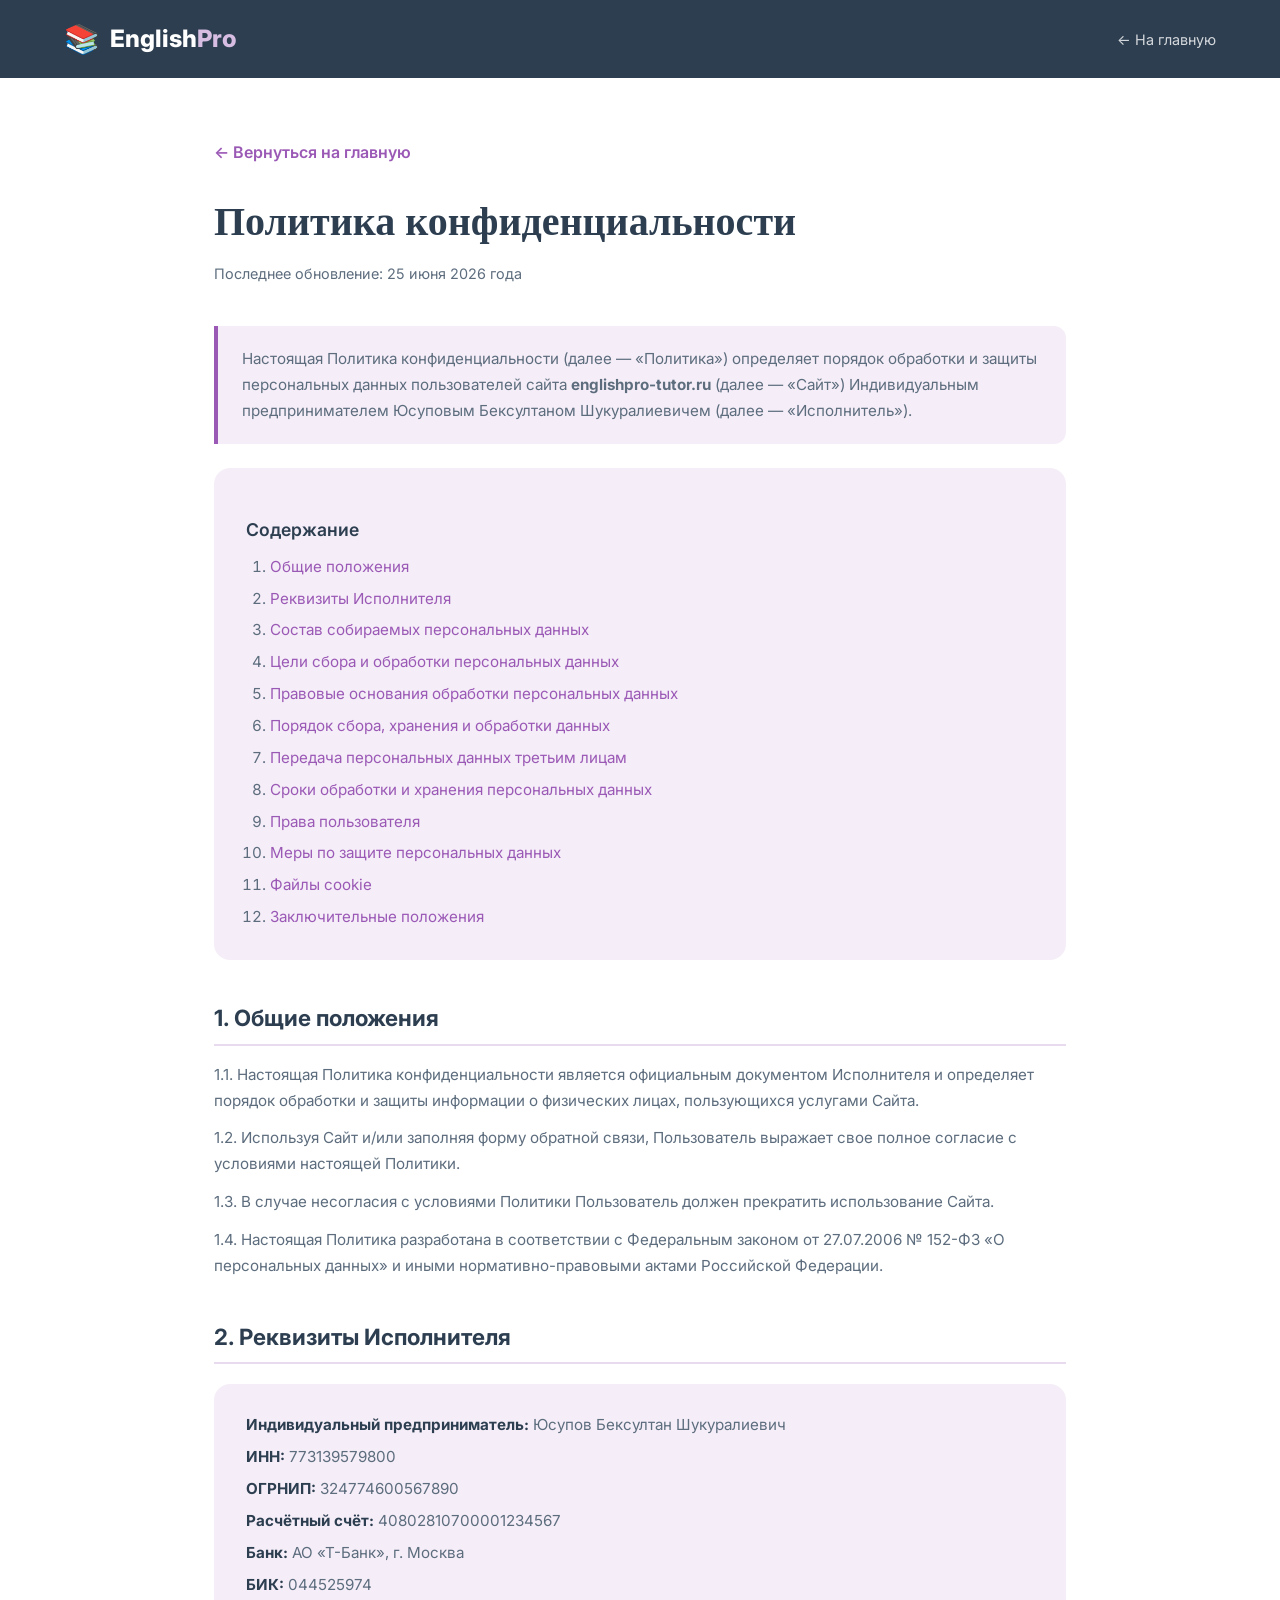
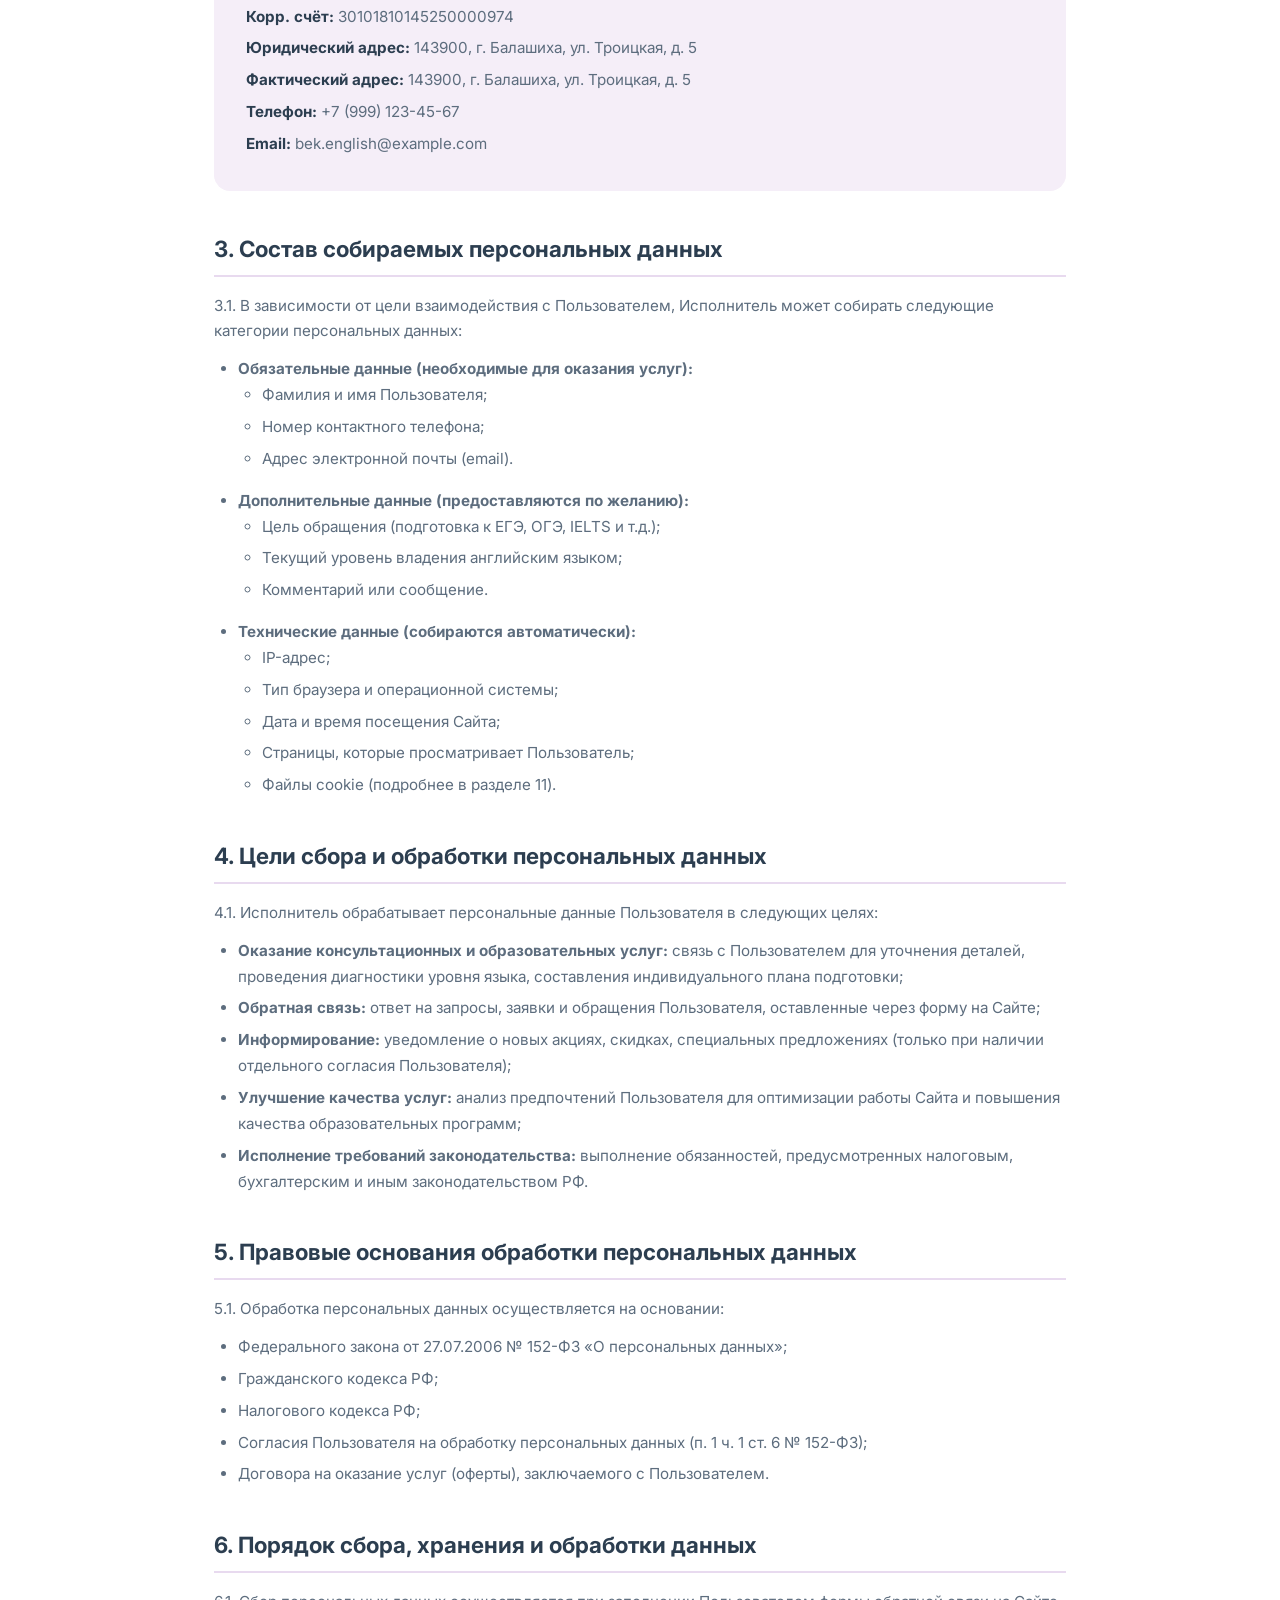
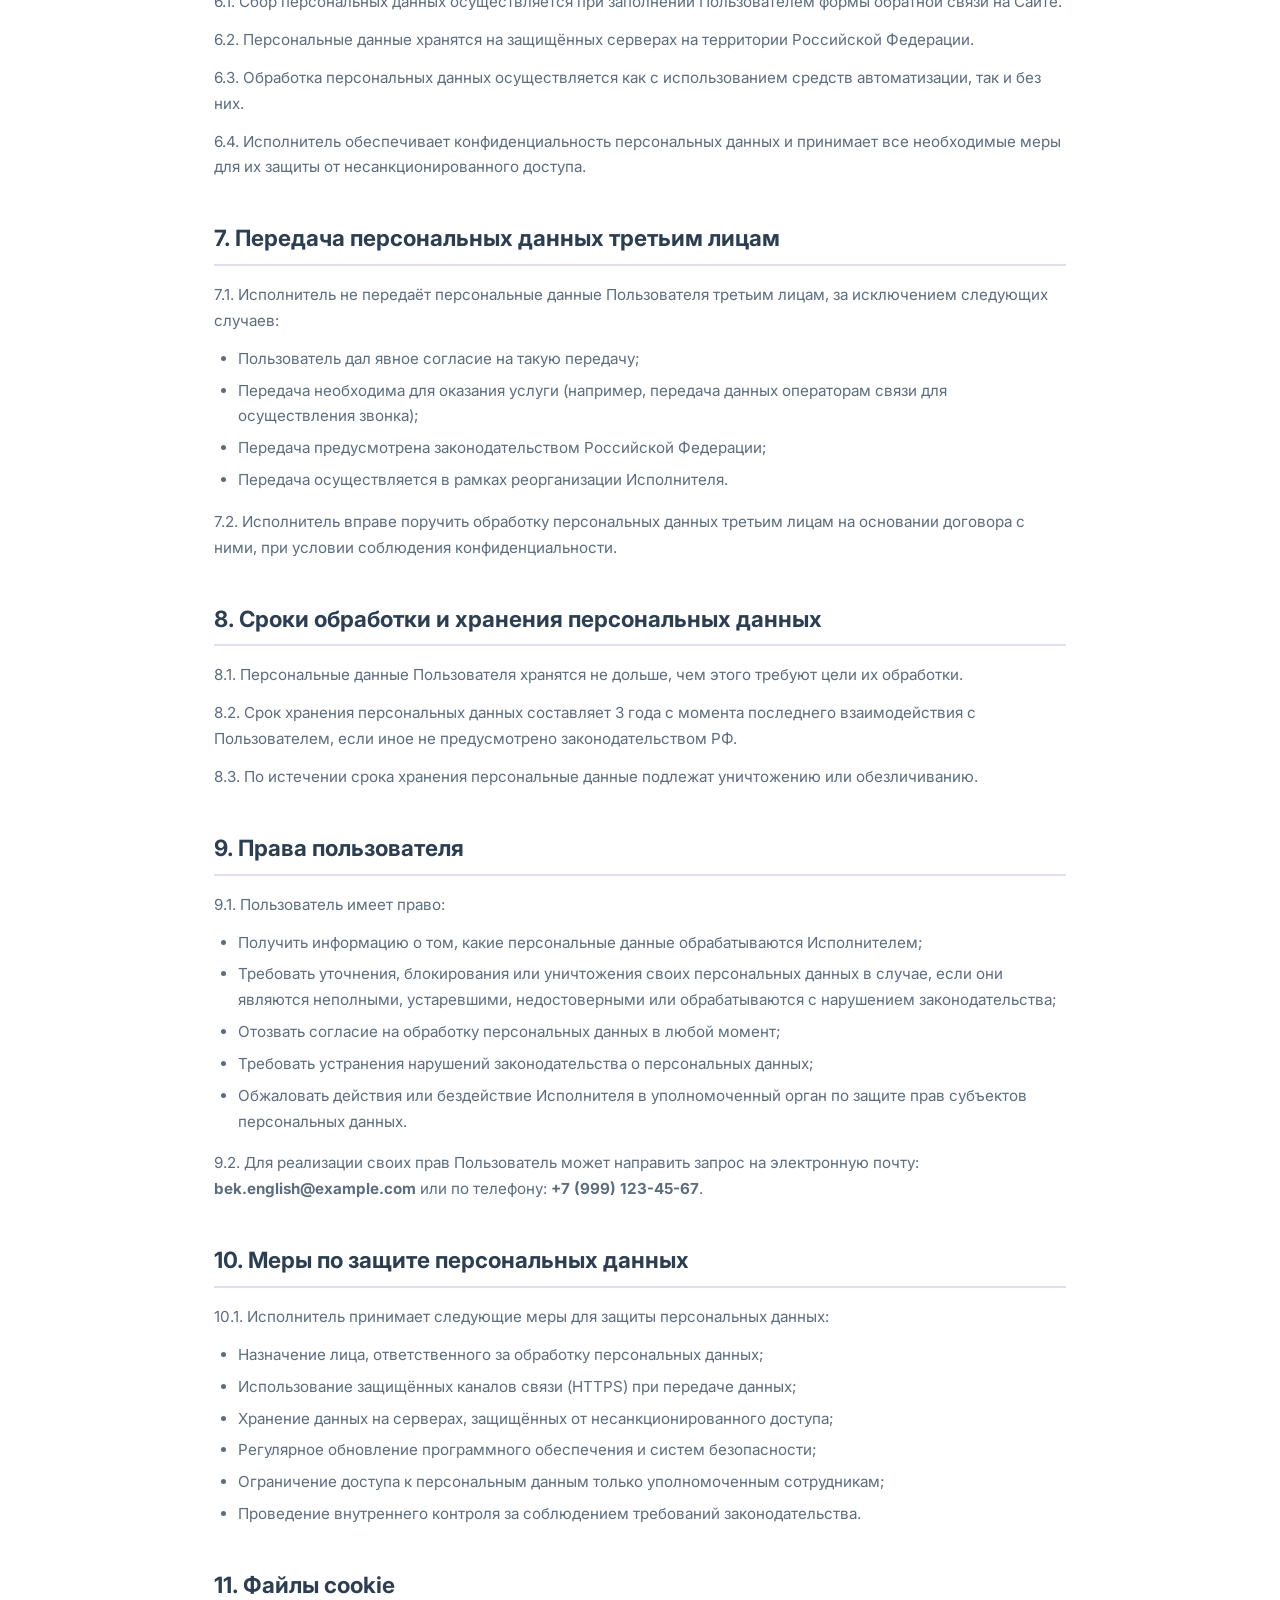
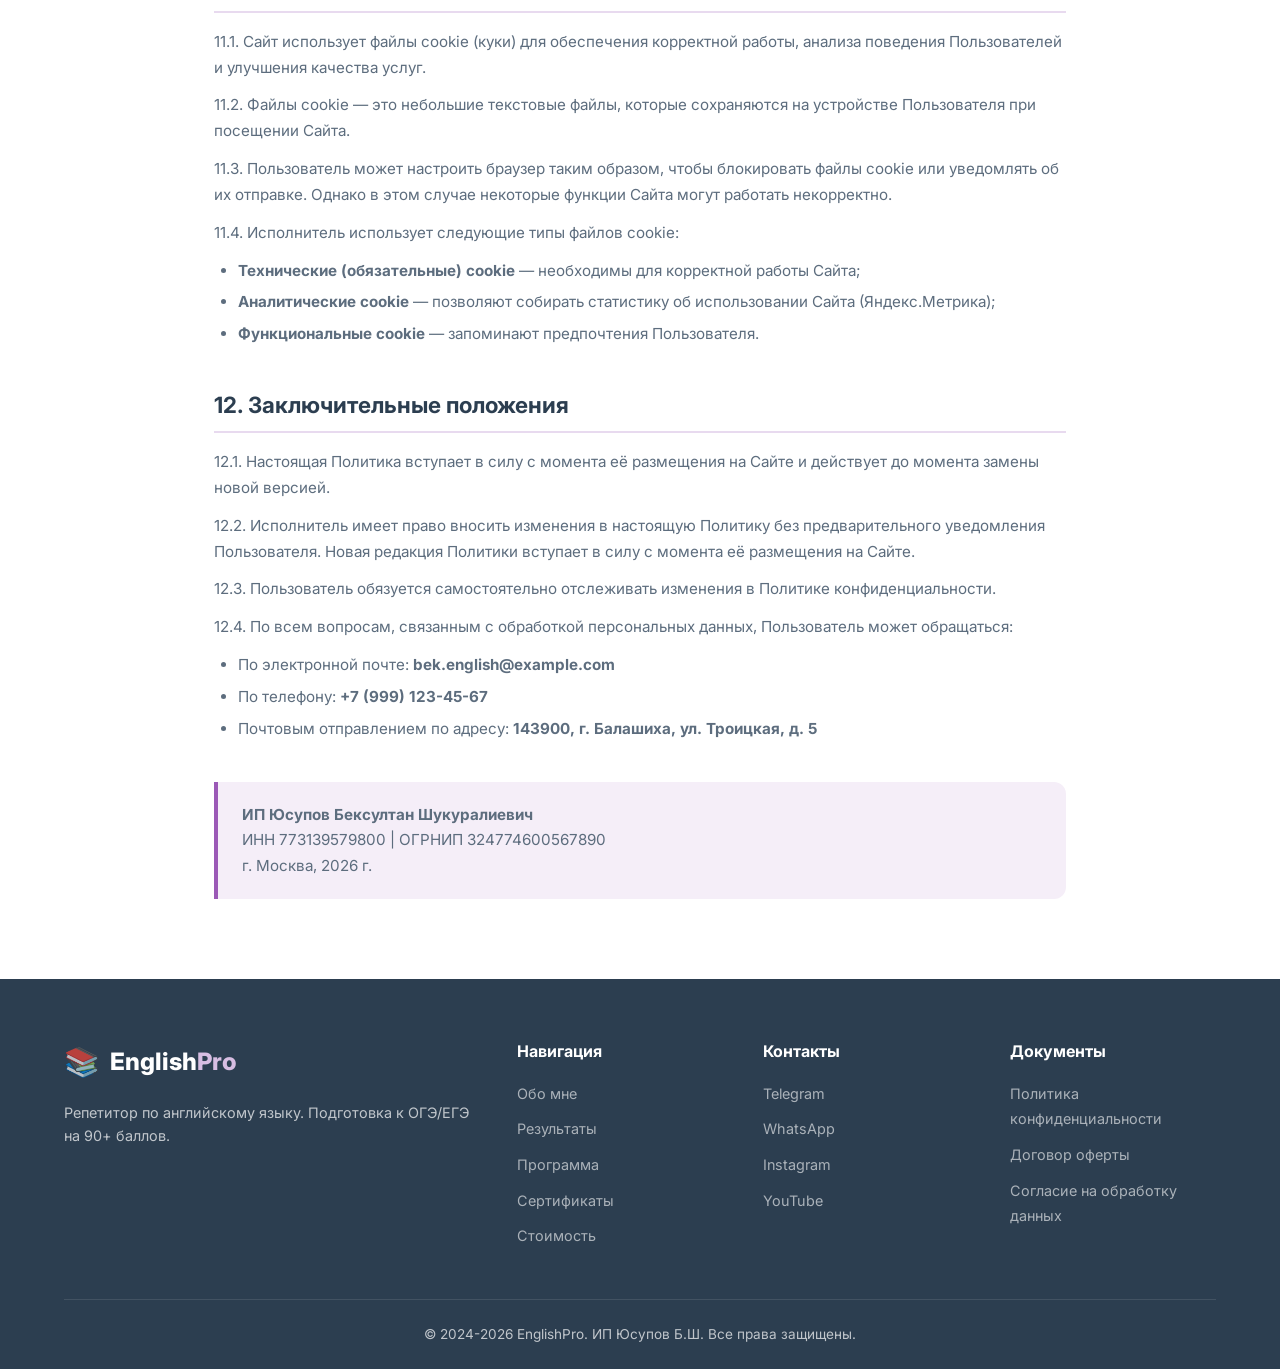
<file: privacy.html>
<!DOCTYPE html>
<html lang="ru">
<head>
    <meta charset="UTF-8">
    <meta name="viewport" content="width=device-width, initial-scale=1.0">
    <title>Политика конфиденциальности | EnglishPro</title>
    <link rel="preconnect" href="https://fonts.googleapis.com">
    <link rel="preconnect" href="https://fonts.gstatic.com" crossorigin>
    <link href="https://fonts.googleapis.com/css2?family=Inter:wght@300;400;500;600;700;800&display=swap" rel="stylesheet">
    <link rel="stylesheet" href="styles.css?v=3">
    <style>
        .privacy-page {
            padding: 140px 0 60px;
            background: #fff;
            min-height: 100vh;
        }
        .privacy-page .container {
            max-width: 900px;
        }
        .privacy-page h1 {
            font-family: 'Playfair Display', serif;
            font-size: 2.5rem;
            font-weight: 700;
            margin-bottom: 8px;
            color: var(--dark);
        }
        .privacy-page .last-updated {
            color: var(--dark-light);
            font-size: 0.9rem;
            margin-bottom: 40px;
        }
        .privacy-page h2 {
            font-size: 1.4rem;
            font-weight: 700;
            margin-top: 40px;
            margin-bottom: 16px;
            color: var(--dark);
            padding-bottom: 8px;
            border-bottom: 2px solid var(--gray-light);
        }
        .privacy-page h3 {
            font-size: 1.1rem;
            font-weight: 600;
            margin-top: 24px;
            margin-bottom: 10px;
            color: var(--dark);
        }
        .privacy-page p {
            color: var(--dark-light);
            line-height: 1.7;
            margin-bottom: 12px;
            font-size: 0.95rem;
        }
        .privacy-page ul, .privacy-page ol {
            color: var(--dark-light);
            line-height: 1.7;
            margin-bottom: 16px;
            padding-left: 24px;
        }
        .privacy-page li {
            margin-bottom: 6px;
            font-size: 0.95rem;
        }
        .privacy-page .highlight-box {
            background: var(--bg);
            border-left: 4px solid var(--primary);
            padding: 20px 24px;
            border-radius: 0 12px 12px 0;
            margin: 20px 0;
        }
        .privacy-page .highlight-box p {
            margin-bottom: 0;
        }
        .privacy-page .back-link {
            display: inline-flex;
            align-items: center;
            gap: 8px;
            color: var(--primary);
            text-decoration: none;
            font-weight: 600;
            margin-bottom: 24px;
            transition: var(--transition);
        }
        .privacy-page .back-link:hover {
            gap: 12px;
        }
        .privacy-page .requisites {
            background: var(--bg);
            border-radius: var(--radius-md);
            padding: 28px 32px;
            margin: 20px 0;
        }
        .privacy-page .requisites p {
            margin-bottom: 6px;
        }
        .privacy-page .requisites strong {
            color: var(--dark);
        }
        .privacy-page .table-of-contents {
            background: var(--bg);
            border-radius: var(--radius-md);
            padding: 24px 32px;
            margin: 24px 0;
        }
        .privacy-page .table-of-contents ol {
            margin-bottom: 0;
        }
        .privacy-page .table-of-contents a {
            color: var(--primary);
            text-decoration: none;
        }
        .privacy-page .table-of-contents a:hover {
            text-decoration: underline;
        }
        @media (max-width: 768px) {
            .privacy-page {
                padding: 100px 0 40px;
            }
            .privacy-page h1 {
                font-size: 1.8rem;
            }
            .privacy-page .requisites {
                padding: 20px;
            }
        }
    </style>
</head>
<body>
    <header style="position: fixed; top: 0; left: 0; width: 100%; background: var(--dark); z-index: 100; padding: 16px 0;">
        <div class="container" style="display: flex; justify-content: space-between; align-items: center;">
            <a href="index.html" class="logo" style="text-decoration: none;">
                <span class="logo-icon">📚</span>
                <span class="logo-text">English<span class="logo-accent">Pro</span></span>
            </a>
            <a href="index.html" style="color: rgba(255,255,255,0.8); text-decoration: none; font-size: 0.9rem;">← На главную</a>
        </div>
    </header>

    <section class="privacy-page">
        <div class="container">
            <a href="index.html" class="back-link">← Вернуться на главную</a>
            <h1>Политика конфиденциальности</h1>
            <p class="last-updated">Последнее обновление: 25 июня 2026 года</p>

            <div class="highlight-box">
                <p>Настоящая Политика конфиденциальности (далее — «Политика») определяет порядок обработки и защиты персональных данных пользователей сайта <strong>englishpro-tutor.ru</strong> (далее — «Сайт») Индивидуальным предпринимателем Юсуповым Бексултаном Шукуралиевичем (далее — «Исполнитель»).</p>
            </div>

            <div class="table-of-contents">
                <h3>Содержание</h3>
                <ol>
                    <li><a href="#section1">Общие положения</a></li>
                    <li><a href="#section2">Реквизиты Исполнителя</a></li>
                    <li><a href="#section3">Состав собираемых персональных данных</a></li>
                    <li><a href="#section4">Цели сбора и обработки персональных данных</a></li>
                    <li><a href="#section5">Правовые основания обработки персональных данных</a></li>
                    <li><a href="#section6">Порядок сбора, хранения и обработки данных</a></li>
                    <li><a href="#section7">Передача персональных данных третьим лицам</a></li>
                    <li><a href="#section8">Сроки обработки и хранения персональных данных</a></li>
                    <li><a href="#section9">Права пользователя</a></li>
                    <li><a href="#section10">Меры по защите персональных данных</a></li>
                    <li><a href="#section11">Файлы cookie</a></li>
                    <li><a href="#section12">Заключительные положения</a></li>
                </ol>
            </div>

            <h2 id="section1">1. Общие положения</h2>
            <p>1.1. Настоящая Политика конфиденциальности является официальным документом Исполнителя и определяет порядок обработки и защиты информации о физических лицах, пользующихся услугами Сайта.</p>
            <p>1.2. Используя Сайт и/или заполняя форму обратной связи, Пользователь выражает свое полное согласие с условиями настоящей Политики.</p>
            <p>1.3. В случае несогласия с условиями Политики Пользователь должен прекратить использование Сайта.</p>
            <p>1.4. Настоящая Политика разработана в соответствии с Федеральным законом от 27.07.2006 № 152-ФЗ «О персональных данных» и иными нормативно-правовыми актами Российской Федерации.</p>

            <h2 id="section2">2. Реквизиты Исполнителя</h2>
            <div class="requisites">
                <p><strong>Индивидуальный предприниматель:</strong> Юсупов Бексултан Шукуралиевич</p>
                <p><strong>ИНН:</strong> 773139579800</p>
                <p><strong>ОГРНИП:</strong> 324774600567890</p>
                <p><strong>Расчётный счёт:</strong> 40802810700001234567</p>
                <p><strong>Банк:</strong> АО «Т-Банк», г. Москва</p>
                <p><strong>БИК:</strong> 044525974</p>
                <p><strong>Корр. счёт:</strong> 30101810145250000974</p>
                <p><strong>Юридический адрес:</strong> 143900, г. Балашиха, ул. Троицкая, д. 5</p>
                <p><strong>Фактический адрес:</strong> 143900, г. Балашиха, ул. Троицкая, д. 5</p>
                <p><strong>Телефон:</strong> +7 (999) 123-45-67</p>
                <p><strong>Email:</strong> bek.english@example.com</p>
            </div>

            <h2 id="section3">3. Состав собираемых персональных данных</h2>
            <p>3.1. В зависимости от цели взаимодействия с Пользователем, Исполнитель может собирать следующие категории персональных данных:</p>
            <ul>
                <li><strong>Обязательные данные (необходимые для оказания услуг):</strong>
                    <ul>
                        <li>Фамилия и имя Пользователя;</li>
                        <li>Номер контактного телефона;</li>
                        <li>Адрес электронной почты (email).</li>
                    </ul>
                </li>
                <li><strong>Дополнительные данные (предоставляются по желанию):</strong>
                    <ul>
                        <li>Цель обращения (подготовка к ЕГЭ, ОГЭ, IELTS и т.д.);</li>
                        <li>Текущий уровень владения английским языком;</li>
                        <li>Комментарий или сообщение.</li>
                    </ul>
                </li>
                <li><strong>Технические данные (собираются автоматически):</strong>
                    <ul>
                        <li>IP-адрес;</li>
                        <li>Тип браузера и операционной системы;</li>
                        <li>Дата и время посещения Сайта;</li>
                        <li>Страницы, которые просматривает Пользователь;</li>
                        <li>Файлы cookie (подробнее в разделе 11).</li>
                    </ul>
                </li>
            </ul>

            <h2 id="section4">4. Цели сбора и обработки персональных данных</h2>
            <p>4.1. Исполнитель обрабатывает персональные данные Пользователя в следующих целях:</p>
            <ul>
                <li><strong>Оказание консультационных и образовательных услуг:</strong> связь с Пользователем для уточнения деталей, проведения диагностики уровня языка, составления индивидуального плана подготовки;</li>
                <li><strong>Обратная связь:</strong> ответ на запросы, заявки и обращения Пользователя, оставленные через форму на Сайте;</li>
                <li><strong>Информирование:</strong> уведомление о новых акциях, скидках, специальных предложениях (только при наличии отдельного согласия Пользователя);</li>
                <li><strong>Улучшение качества услуг:</strong> анализ предпочтений Пользователя для оптимизации работы Сайта и повышения качества образовательных программ;</li>
                <li><strong>Исполнение требований законодательства:</strong> выполнение обязанностей, предусмотренных налоговым, бухгалтерским и иным законодательством РФ.</li>
            </ul>

            <h2 id="section5">5. Правовые основания обработки персональных данных</h2>
            <p>5.1. Обработка персональных данных осуществляется на основании:</p>
            <ul>
                <li>Федерального закона от 27.07.2006 № 152-ФЗ «О персональных данных»;</li>
                <li>Гражданского кодекса РФ;</li>
                <li>Налогового кодекса РФ;</li>
                <li>Согласия Пользователя на обработку персональных данных (п. 1 ч. 1 ст. 6 № 152-ФЗ);</li>
                <li>Договора на оказание услуг (оферты), заключаемого с Пользователем.</li>
            </ul>

            <h2 id="section6">6. Порядок сбора, хранения и обработки данных</h2>
            <p>6.1. Сбор персональных данных осуществляется при заполнении Пользователем формы обратной связи на Сайте.</p>
            <p>6.2. Персональные данные хранятся на защищённых серверах на территории Российской Федерации.</p>
            <p>6.3. Обработка персональных данных осуществляется как с использованием средств автоматизации, так и без них.</p>
            <p>6.4. Исполнитель обеспечивает конфиденциальность персональных данных и принимает все необходимые меры для их защиты от несанкционированного доступа.</p>

            <h2 id="section7">7. Передача персональных данных третьим лицам</h2>
            <p>7.1. Исполнитель не передаёт персональные данные Пользователя третьим лицам, за исключением следующих случаев:</p>
            <ul>
                <li>Пользователь дал явное согласие на такую передачу;</li>
                <li>Передача необходима для оказания услуги (например, передача данных операторам связи для осуществления звонка);</li>
                <li>Передача предусмотрена законодательством Российской Федерации;</li>
                <li>Передача осуществляется в рамках реорганизации Исполнителя.</li>
            </ul>
            <p>7.2. Исполнитель вправе поручить обработку персональных данных третьим лицам на основании договора с ними, при условии соблюдения конфиденциальности.</p>

            <h2 id="section8">8. Сроки обработки и хранения персональных данных</h2>
            <p>8.1. Персональные данные Пользователя хранятся не дольше, чем этого требуют цели их обработки.</p>
            <p>8.2. Срок хранения персональных данных составляет 3 года с момента последнего взаимодействия с Пользователем, если иное не предусмотрено законодательством РФ.</p>
            <p>8.3. По истечении срока хранения персональные данные подлежат уничтожению или обезличиванию.</p>

            <h2 id="section9">9. Права пользователя</h2>
            <p>9.1. Пользователь имеет право:</p>
            <ul>
                <li>Получить информацию о том, какие персональные данные обрабатываются Исполнителем;</li>
                <li>Требовать уточнения, блокирования или уничтожения своих персональных данных в случае, если они являются неполными, устаревшими, недостоверными или обрабатываются с нарушением законодательства;</li>
                <li>Отозвать согласие на обработку персональных данных в любой момент;</li>
                <li>Требовать устранения нарушений законодательства о персональных данных;</li>
                <li>Обжаловать действия или бездействие Исполнителя в уполномоченный орган по защите прав субъектов персональных данных.</li>
            </ul>
            <p>9.2. Для реализации своих прав Пользователь может направить запрос на электронную почту: <strong>bek.english@example.com</strong> или по телефону: <strong>+7 (999) 123-45-67</strong>.</p>

            <h2 id="section10">10. Меры по защите персональных данных</h2>
            <p>10.1. Исполнитель принимает следующие меры для защиты персональных данных:</p>
            <ul>
                <li>Назначение лица, ответственного за обработку персональных данных;</li>
                <li>Использование защищённых каналов связи (HTTPS) при передаче данных;</li>
                <li>Хранение данных на серверах, защищённых от несанкционированного доступа;</li>
                <li>Регулярное обновление программного обеспечения и систем безопасности;</li>
                <li>Ограничение доступа к персональным данным только уполномоченным сотрудникам;</li>
                <li>Проведение внутреннего контроля за соблюдением требований законодательства.</li>
            </ul>

            <h2 id="section11">11. Файлы cookie</h2>
            <p>11.1. Сайт использует файлы cookie (куки) для обеспечения корректной работы, анализа поведения Пользователей и улучшения качества услуг.</p>
            <p>11.2. Файлы cookie — это небольшие текстовые файлы, которые сохраняются на устройстве Пользователя при посещении Сайта.</p>
            <p>11.3. Пользователь может настроить браузер таким образом, чтобы блокировать файлы cookie или уведомлять об их отправке. Однако в этом случае некоторые функции Сайта могут работать некорректно.</p>
            <p>11.4. Исполнитель использует следующие типы файлов cookie:</p>
            <ul>
                <li><strong>Технические (обязательные) cookie</strong> — необходимы для корректной работы Сайта;</li>
                <li><strong>Аналитические cookie</strong> — позволяют собирать статистику об использовании Сайта (Яндекс.Метрика);</li>
                <li><strong>Функциональные cookie</strong> — запоминают предпочтения Пользователя.</li>
            </ul>

            <h2 id="section12">12. Заключительные положения</h2>
            <p>12.1. Настоящая Политика вступает в силу с момента её размещения на Сайте и действует до момента замены новой версией.</p>
            <p>12.2. Исполнитель имеет право вносить изменения в настоящую Политику без предварительного уведомления Пользователя. Новая редакция Политики вступает в силу с момента её размещения на Сайте.</p>
            <p>12.3. Пользователь обязуется самостоятельно отслеживать изменения в Политике конфиденциальности.</p>
            <p>12.4. По всем вопросам, связанным с обработкой персональных данных, Пользователь может обращаться:</p>
            <ul>
                <li>По электронной почте: <strong>bek.english@example.com</strong></li>
                <li>По телефону: <strong>+7 (999) 123-45-67</strong></li>
                <li>Почтовым отправлением по адресу: <strong>143900, г. Балашиха, ул. Троицкая, д. 5</strong></li>
            </ul>

            <div class="highlight-box" style="margin-top: 40px;">
                <p><strong>ИП Юсупов Бексултан Шукуралиевич</strong><br>
                ИНН 773139579800 | ОГРНИП 324774600567890<br>
                г. Москва, 2026 г.</p>
            </div>
        </div>
    </section>

    <footer class="footer">
        <div class="container">
            <div class="footer-content">
                <div class="footer-brand">
                    <div class="logo">
                        <span class="logo-icon">📚</span>
                        <span class="logo-text">English<span class="logo-accent">Pro</span></span>
                    </div>
                    <p>Репетитор по английскому языку. Подготовка к ОГЭ/ЕГЭ на 90+ баллов.</p>
                </div>
                <div class="footer-links">
                    <h4>Навигация</h4>
                    <ul>
                        <li><a href="index.html#about">Обо мне</a></li>
                        <li><a href="index.html#results">Результаты</a></li>
                        <li><a href="index.html#program">Программа</a></li>
                        <li><a href="index.html#certificates">Сертификаты</a></li>
                        <li><a href="index.html#pricing">Стоимость</a></li>
                    </ul>
                </div>
                <div class="footer-links">
                    <h4>Контакты</h4>
                    <ul>
                        <li><a href="#">Telegram</a></li>
                        <li><a href="#">WhatsApp</a></li>
                        <li><a href="#">Instagram</a></li>
                        <li><a href="#">YouTube</a></li>
                    </ul>
                </div>
                <div class="footer-links">
                    <h4>Документы</h4>
                    <ul>
                        <li><a href="privacy.html">Политика конфиденциальности</a></li>
                        <li><a href="offer.html">Договор оферты</a></li>
                        <li><a href="consent.html">Согласие на обработку данных</a></li>
                    </ul>
                </div>
            </div>
            <div class="footer-bottom">
                <p>&copy; 2024-2026 EnglishPro. ИП Юсупов Б.Ш. Все права защищены.</p>
            </div>
        </div>
    </footer>
</body>
</html>
</file>
<file: styles.css>
/* ===== RESET & BASE ===== */
*, *::before, *::after {
    margin: 0;
    padding: 0;
    box-sizing: border-box;
}

:root {
    --primary: #9B59B6;
    --primary-dark: #8E44AD;
    --primary-light: #D7BDE2;
    --secondary: #BB8FCE;
    --accent: #F5B7B1;
    --accent-orange: #F9E79F;
    --dark: #2C3E50;
    --dark-light: #5D6D7E;
    --gray: #B2BEC3;
    --gray-light: #E8DAEF;
    --bg: #F5EEF8;
    --bg-card: #FDFEFE;
    --gradient-1: linear-gradient(135deg, #9B59B6 0%, #D7BDE2 100%);
    --gradient-2: linear-gradient(135deg, #BB8FCE 0%, #E8DAEF 100%);
    --gradient-hero: linear-gradient(135deg, #2C3E50 0%, #5D6D7E 100%);
    --shadow-sm: 0 2px 8px rgba(0,0,0,0.06);
    --shadow-md: 0 8px 30px rgba(0,0,0,0.08);
    --shadow-lg: 0 20px 60px rgba(0,0,0,0.1);
    --shadow-xl: 0 30px 80px rgba(0,0,0,0.12);
    --radius-sm: 8px;
    --radius-md: 16px;
    --radius-lg: 24px;
    --radius-xl: 32px;
    --transition: all 0.3s cubic-bezier(0.4, 0, 0.2, 1);
}

html {
    scroll-behavior: smooth;
    font-size: 16px;
}

body {
    font-family: 'Inter', -apple-system, BlinkMacSystemFont, sans-serif;
    color: var(--dark);
    background: var(--bg);
    line-height: 1.6;
    overflow-x: hidden;
}

.container {
    max-width: 1200px;
    margin: 0 auto;
    padding: 0 24px;
}

.section {
    padding: 100px 0;
}

.section-header {
    text-align: center;
    margin-bottom: 60px;
}

.section-tag {
    display: inline-block;
    background: var(--primary-light);
    color: var(--primary-dark);
    padding: 6px 20px;
    border-radius: 50px;
    font-size: 0.85rem;
    font-weight: 600;
    letter-spacing: 0.5px;
    text-transform: uppercase;
    margin-bottom: 16px;
}

.section-header h2 {
    font-family: 'Playfair Display', serif;
    font-size: 2.8rem;
    font-weight: 700;
    line-height: 1.2;
    margin-bottom: 16px;
    color: var(--dark);
}

.section-header p {
    font-size: 1.1rem;
    color: var(--dark-light);
    max-width: 600px;
    margin: 0 auto;
}

.highlight {
    background: linear-gradient(135deg, var(--primary), var(--secondary));
    -webkit-background-clip: text;
    -webkit-text-fill-color: transparent;
    background-clip: text;
}

/* ===== BUTTONS ===== */
.btn {
    display: inline-flex;
    align-items: center;
    justify-content: center;
    gap: 8px;
    padding: 14px 32px;
    border-radius: 50px;
    font-size: 1rem;
    font-weight: 600;
    text-decoration: none;
    cursor: pointer;
    border: none;
    transition: var(--transition);
    position: relative;
    overflow: hidden;
}

.btn-primary {
    background: var(--gradient-1);
    color: #fff;
    box-shadow: 0 4px 15px rgba(108, 92, 231, 0.3);
}

.btn-primary:hover {
    transform: translateY(-2px);
    box-shadow: 0 8px 25px rgba(108, 92, 231, 0.4);
}

.btn-outline {
    background: transparent;
    color: #fff;
    border: 2px solid rgba(255,255,255,0.3);
}

.btn-outline:hover {
    border-color: #fff;
    background: rgba(255,255,255,0.1);
}

.btn-large {
    padding: 18px 48px;
    font-size: 1.1rem;
}

.btn-submit {
    width: 100%;
    padding: 16px;
    font-size: 1.05rem;
}

/* ===== NAVBAR ===== */
.navbar {
    display: flex;
    justify-content: space-between;
    align-items: center;
    padding: 20px 0;
    position: relative;
    z-index: 100;
}

.logo {
    display: flex;
    align-items: center;
    gap: 10px;
}

.logo-icon {
    font-size: 1.8rem;
}

.logo-text {
    font-size: 1.5rem;
    font-weight: 800;
    color: #fff;
}

.logo-accent {
    color: var(--primary-light);
}

.nav-links {
    display: flex;
    list-style: none;
    gap: 32px;
    align-items: center;
}

.nav-links a {
    color: rgba(255,255,255,0.8);
    text-decoration: none;
    font-size: 0.95rem;
    font-weight: 500;
    transition: var(--transition);
    position: relative;
}

.nav-links a::after {
    content: '';
    position: absolute;
    bottom: -4px;
    left: 0;
    width: 0;
    height: 2px;
    background: var(--primary-light);
    transition: var(--transition);
}

.nav-links a:hover::after {
    width: 100%;
}

.nav-links a:hover {
    color: #fff;
}

.nav-cta {
    background: var(--gradient-1) !important;
    padding: 10px 24px !important;
    border-radius: 50px !important;
    color: #fff !important;
    font-weight: 600 !important;
}

.nav-cta::after {
    display: none !important;
}

.nav-cta:hover {
    transform: translateY(-2px);
    box-shadow: 0 4px 15px rgba(108, 92, 231, 0.4);
}

.burger {
    display: none;
    flex-direction: column;
    gap: 5px;
    cursor: pointer;
    z-index: 200;
}

.burger span {
    width: 28px;
    height: 3px;
    background: #fff;
    border-radius: 3px;
    transition: var(--transition);
}

/* ===== HERO ===== */
.hero {
    position: relative;
    min-height: 100vh;
    display: flex;
    align-items: center;
    background: var(--gradient-hero);
    overflow: hidden;
}

.hero-bg {
    position: absolute;
    top: 0;
    left: 0;
    width: 100%;
    height: 100%;
    background: 
        radial-gradient(circle at 20% 50%, rgba(108, 92, 231, 0.15) 0%, transparent 50%),
        radial-gradient(circle at 80% 20%, rgba(0, 206, 201, 0.1) 0%, transparent 50%),
        radial-gradient(circle at 50% 80%, rgba(253, 121, 168, 0.08) 0%, transparent 50%);
    pointer-events: none;
}

.hero-content {
    display: grid;
    grid-template-columns: 1fr 1fr;
    gap: 60px;
    align-items: center;
    padding: 40px 0;
}

.hero-text {
    position: relative;
    z-index: 2;
}

.hero-badge {
    display: inline-block;
    background: rgba(108, 92, 231, 0.2);
    border: 1px solid rgba(108, 92, 231, 0.3);
    color: var(--primary-light);
    padding: 8px 20px;
    border-radius: 50px;
    font-size: 0.9rem;
    font-weight: 500;
    margin-bottom: 24px;
}

.hero-text h1 {
    font-family: 'Playfair Display', serif;
    font-size: 3.5rem;
    font-weight: 700;
    line-height: 1.15;
    color: #fff;
    margin-bottom: 20px;
}

.hero-subtitle {
    font-size: 1.1rem;
    color: rgba(255,255,255,0.7);
    line-height: 1.7;
    margin-bottom: 32px;
    max-width: 540px;
}

.hero-stats {
    display: flex;
    gap: 40px;
    margin-bottom: 40px;
}

.stat-item {
    display: flex;
    flex-direction: column;
    align-items: flex-start;
}

.stat-number {
    font-size: 2.5rem;
    font-weight: 800;
    color: #fff;
    line-height: 1;
    display: inline-flex;
    align-items: center;
    gap: 2px;
}

.stat-plus {
    font-size: 1.5rem;
    font-weight: 700;
    color: var(--primary-light);
    align-self: center;
}

.stat-plus--bottom {
    align-self: center;
}

.stat-label {
    font-size: 0.85rem;
    color: rgba(255,255,255,0.6);
    margin-top: 4px;
}

.hero-buttons {
    display: flex;
    gap: 16px;
    flex-wrap: wrap;
}

.hero-image {
    position: relative;
    z-index: 2;
    display: flex;
    justify-content: center;
}

.hero-photo {
    position: relative;
    width: 400px;
    height: 500px;
    border-radius: var(--radius-lg);
    overflow: hidden;
    box-shadow: var(--shadow-xl);
}

.hero-photo img {
    width: 100%;
    height: 100%;
    object-fit: cover;
}

.photo-badge {
    position: absolute;
    bottom: 24px;
    left: 24px;
    background: rgba(0,0,0,0.7);
    backdrop-filter: blur(10px);
    padding: 12px 20px;
    border-radius: 12px;
    display: flex;
    align-items: center;
    gap: 10px;
    color: #fff;
    font-weight: 600;
    font-size: 0.9rem;
}

/* ===== ABOUT ===== */
.about {
    background: #fff;
}

.about-content {
    display: grid;
    grid-template-columns: 360px 1.5fr;
    gap: 60px;
    align-items: start;
}

.about-image {
    position: relative;
    border-radius: var(--radius-lg);
    overflow: hidden;
    box-shadow: var(--shadow-lg);
}

.about-image img {
    width: 100%;
    height: 500px;
    object-fit: cover;
    display: block;
}

.experience-badge {
    position: absolute;
    bottom: 24px;
    right: 24px;
    background: var(--gradient-1);
    color: #fff;
    padding: 20px 24px;
    border-radius: var(--radius-md);
    text-align: center;
    box-shadow: var(--shadow-md);
}

.exp-years {
    font-size: 2rem;
    font-weight: 800;
    display: block;
    line-height: 1;
}

.exp-text {
    font-size: 0.8rem;
    opacity: 0.9;
}

.about-text h3 {
    font-family: 'Playfair Display', serif;
    font-size: 2rem;
    font-weight: 700;
    margin-bottom: 20px;
    color: var(--dark);
}

.about-text p {
    color: var(--dark-light);
    margin-bottom: 16px;
    font-size: 1.05rem;
    line-height: 1.7;
}

.about-achievements {
    margin-top: 32px;
    display: flex;
    flex-direction: column;
    gap: 20px;
}

.achievement-item {
    display: flex;
    gap: 16px;
    align-items: flex-start;
}

.achievement-icon {
    font-size: 1.5rem;
    flex-shrink: 0;
    width: 48px;
    height: 48px;
    background: var(--bg);
    border-radius: 12px;
    display: flex;
    align-items: center;
    justify-content: center;
}

.achievement-item strong {
    display: block;
    font-size: 1rem;
    margin-bottom: 4px;
}

.achievement-item p {
    font-size: 0.9rem;
    color: var(--dark-light);
    margin: 0;
}

/* ===== RESULTS ===== */
.results {
    background: var(--bg);
}

.results-grid {
    display: grid;
    grid-template-columns: repeat(3, 1fr);
    gap: 24px;
}

.result-card {
    background: #fff;
    border-radius: var(--radius-md);
    padding: 28px;
    box-shadow: var(--shadow-sm);
    transition: var(--transition);
    border: 1px solid var(--gray-light);
}

.result-card:hover {
    transform: translateY(-4px);
    box-shadow: var(--shadow-md);
}

.result-card.featured {
    border: 2px solid var(--primary);
    position: relative;
}

.result-card-header {
    display: flex;
    gap: 16px;
    align-items: center;
    margin-bottom: 20px;
}

.student-photo {
    width: 56px;
    height: 56px;
    border-radius: 50%;
    overflow: hidden;
    flex-shrink: 0;
}

.student-photo img {
    width: 100%;
    height: 100%;
    object-fit: cover;
}

.student-info h4 {
    font-size: 1.05rem;
    font-weight: 700;
}

.student-year {
    font-size: 0.8rem;
    color: var(--dark-light);
}

.result-score {
    display: flex;
    align-items: baseline;
    gap: 6px;
    margin-bottom: 12px;
}

.score {
    font-size: 2.5rem;
    font-weight: 800;
    background: var(--gradient-1);
    -webkit-background-clip: text;
    -webkit-text-fill-color: transparent;
    background-clip: text;
}

.score-label {
    font-size: 0.9rem;
    color: var(--dark-light);
}

.result-text {
    font-size: 0.9rem;
    color: var(--dark-light);
    line-height: 1.6;
    margin-bottom: 16px;
}

.result-badge {
    display: inline-flex;
    align-items: center;
    gap: 6px;
    background: #E8F5E9;
    color: #2E7D32;
    padding: 6px 14px;
    border-radius: 50px;
    font-size: 0.8rem;
    font-weight: 600;
}

.result-badge.gold {
    background: #FFF8E1;
    color: #F57F17;
}

/* ===== PROGRAM ===== */
.program {
    background: #fff;
}

.program-timeline {
    position: relative;
    max-width: 800px;
    margin: 0 auto;
}

.program-timeline::before {
    content: '';
    position: absolute;
    left: 40px;
    top: 0;
    bottom: 0;
    width: 2px;
    background: var(--gray-light);
}

.timeline-item {
    display: flex;
    gap: 40px;
    margin-bottom: 48px;
    position: relative;
}

.timeline-item:last-child {
    margin-bottom: 0;
}

.timeline-number {
    width: 80px;
    height: 80px;
    border-radius: 50%;
    background: var(--gradient-1);
    color: #fff;
    display: flex;
    align-items: center;
    justify-content: center;
    font-size: 1.5rem;
    font-weight: 800;
    flex-shrink: 0;
    position: relative;
    z-index: 2;
    box-shadow: 0 4px 15px rgba(108, 92, 231, 0.3);
}

.timeline-content {
    padding-top: 12px;
}

.timeline-content h3 {
    font-size: 1.3rem;
    font-weight: 700;
    margin-bottom: 8px;
    color: var(--dark);
}

.timeline-content p {
    color: var(--dark-light);
    line-height: 1.7;
    margin-bottom: 12px;
}

.timeline-details {
    list-style: none;
    display: flex;
    flex-wrap: wrap;
    gap: 8px;
}

.timeline-details li {
    font-size: 0.85rem;
    color: var(--dark-light);
    background: var(--bg);
    padding: 6px 14px;
    border-radius: 50px;
}

.program-cta {
    margin-top: 60px;
    background: var(--gradient-hero);
    border-radius: var(--radius-lg);
    padding: 60px;
    text-align: center;
    position: relative;
    overflow: hidden;
}

.program-cta::before {
    content: '';
    position: absolute;
    top: 0;
    left: 0;
    width: 100%;
    height: 100%;
    background: radial-gradient(circle at 30% 50%, rgba(108, 92, 231, 0.15) 0%, transparent 50%),
                radial-gradient(circle at 70% 50%, rgba(0, 206, 201, 0.1) 0%, transparent 50%);
}

.program-cta-content {
    position: relative;
    z-index: 2;
}

.program-cta h3 {
    font-family: 'Playfair Display', serif;
    font-size: 2rem;
    color: #fff;
    margin-bottom: 12px;
}

.program-cta p {
    color: rgba(255,255,255,0.7);
    margin-bottom: 24px;
    font-size: 1.05rem;
}

/* ===== CERTIFICATES ===== */
.certificates {
    background: var(--bg);
}

.certificates-grid {
    display: grid;
    grid-template-columns: repeat(4, 1fr);
    gap: 20px;
}

.cert-card {
    background: #fff;
    border-radius: var(--radius-md);
    padding: 28px 24px;
    text-align: center;
    box-shadow: var(--shadow-sm);
    transition: var(--transition);
    border: 1px solid var(--gray-light);
}

.cert-card:hover {
    transform: translateY(-4px);
    box-shadow: var(--shadow-md);
}

.cert-icon {
    font-size: 2.5rem;
    margin-bottom: 16px;
    display: block;
}

.cert-card h3 {
    font-size: 1rem;
    font-weight: 700;
    margin-bottom: 8px;
    color: var(--dark);
}

.cert-card p {
    font-size: 0.85rem;
    color: var(--dark-light);
    line-height: 1.5;
    margin-bottom: 12px;
}

.cert-year {
    display: inline-block;
    background: var(--primary-light);
    color: var(--primary-dark);
    padding: 4px 14px;
    border-radius: 50px;
    font-size: 0.8rem;
    font-weight: 600;
}

/* ===== TESTIMONIALS ===== */
.testimonials {
    background: #fff;
}

.testimonials-slider {
    display: grid;
    grid-template-columns: repeat(3, 1fr);
    gap: 24px;
}

.testimonial-card {
    background: var(--bg);
    border-radius: var(--radius-md);
    padding: 32px;
    transition: var(--transition);
}

.testimonial-card:hover {
    transform: translateY(-4px);
    box-shadow: var(--shadow-md);
}

.testimonial-stars {
    color: #FDCB6E;
    font-size: 1.2rem;
    margin-bottom: 16px;
    letter-spacing: 2px;
}

.testimonial-text {
    font-size: 0.95rem;
    color: var(--dark-light);
    line-height: 1.7;
    margin-bottom: 24px;
    font-style: italic;
}

.testimonial-author {
    display: flex;
    gap: 14px;
    align-items: center;
}

.testimonial-author img {
    width: 48px;
    height: 48px;
    border-radius: 50%;
    object-fit: cover;
}

.testimonial-author strong {
    display: block;
    font-size: 0.95rem;
}

.testimonial-author span {
    font-size: 0.8rem;
    color: var(--dark-light);
}

/* ===== PRICING ===== */
.pricing {
    background: var(--bg);
}

.pricing-grid {
    display: grid;
    grid-template-columns: repeat(3, 1fr);
    gap: 24px;
}

.pricing-card {
    background: #fff;
    border-radius: var(--radius-lg);
    padding: 40px 32px;
    box-shadow: var(--shadow-sm);
    transition: var(--transition);
    border: 1px solid var(--gray-light);
    display: flex;
    flex-direction: column;
}

.pricing-card:hover {
    transform: translateY(-4px);
    box-shadow: var(--shadow-md);
}

.pricing-card.featured {
    border: 2px solid var(--primary);
    position: relative;
    transform: scale(1.05);
}

.pricing-card.featured:hover {
    transform: scale(1.05) translateY(-4px);
}

.pricing-badge {
    position: absolute;
    top: -14px;
    left: 50%;
    transform: translateX(-50%);
    background: var(--gradient-1);
    color: #fff;
    padding: 6px 24px;
    border-radius: 50px;
    font-size: 0.85rem;
    font-weight: 600;
    white-space: nowrap;
}

.pricing-header {
    text-align: center;
    margin-bottom: 24px;
}

.pricing-header h3 {
    font-size: 1.4rem;
    font-weight: 700;
}

.pricing-subtitle {
    color: var(--dark-light);
    font-size: 0.9rem;
    margin-top: 4px;
}

.pricing-price {
    text-align: center;
    margin-bottom: 28px;
    padding-bottom: 28px;
    border-bottom: 1px solid var(--gray-light);
}

.price {
    font-size: 3rem;
    font-weight: 800;
    background: var(--gradient-1);
    -webkit-background-clip: text;
    -webkit-text-fill-color: transparent;
    background-clip: text;
}

.period {
    font-size: 1rem;
    color: var(--dark-light);
    margin-left: 4px;
}

.pricing-features {
    list-style: none;
    margin-bottom: 32px;
    flex-grow: 1;
}

.pricing-features li {
    padding: 10px 0;
    font-size: 0.95rem;
    color: var(--dark-light);
    border-bottom: 1px solid var(--gray-light);
}

.pricing-features li:last-child {
    border-bottom: none;
}

.pricing-card .btn {
    width: 100%;
}

/* ===== FAQ ===== */
.faq {
    background: #fff;
}

.faq-list {
    max-width: 800px;
    margin: 0 auto;
}

.faq-item {
    border: 1px solid var(--gray-light);
    border-radius: var(--radius-md);
    margin-bottom: 12px;
    overflow: hidden;
    transition: var(--transition);
}

.faq-item.active {
    border-color: var(--primary);
}

.faq-question {
    display: flex;
    justify-content: space-between;
    align-items: center;
    padding: 20px 24px;
    cursor: pointer;
    transition: var(--transition);
}

.faq-question:hover {
    background: var(--bg);
}

.faq-question h3 {
    font-size: 1rem;
    font-weight: 600;
    color: var(--dark);
}

.faq-toggle {
    font-size: 1.5rem;
    color: var(--primary);
    font-weight: 300;
    transition: var(--transition);
    flex-shrink: 0;
    margin-left: 16px;
}

.faq-item.active .faq-toggle {
    transform: rotate(45deg);
}

.faq-answer {
    max-height: 0;
    overflow: hidden;
    transition: max-height 0.3s ease, padding 0.3s ease;
}

.faq-item.active .faq-answer {
    max-height: 300px;
    padding: 0 24px 20px;
}

.faq-answer p {
    color: var(--dark-light);
    line-height: 1.7;
    font-size: 0.95rem;
}

/* ===== CONTACT ===== */
.contact {
    background: var(--bg);
}

.contact-wrapper {
    display: grid;
    grid-template-columns: 1fr 1.2fr;
    gap: 40px;
    max-width: 1000px;
    margin: 0 auto;
}

.contact-info {
    display: flex;
    flex-direction: column;
    gap: 24px;
}

.contact-info-item {
    display: flex;
    gap: 16px;
    align-items: flex-start;
}

.contact-icon {
    font-size: 1.5rem;
    width: 48px;
    height: 48px;
    background: #fff;
    border-radius: 12px;
    display: flex;
    align-items: center;
    justify-content: center;
    box-shadow: var(--shadow-sm);
    flex-shrink: 0;
}

.contact-info-item strong {
    display: block;
    font-size: 1rem;
    margin-bottom: 2px;
}

.contact-info-item p {
    color: var(--dark-light);
    font-size: 0.9rem;
}

.contact-socials {
    display: flex;
    gap: 12px;
    margin-top: 8px;
}

.social-link {
    width: 48px;
    height: 48px;
    background: #fff;
    border-radius: 12px;
    display: flex;
    align-items: center;
    justify-content: center;
    font-size: 1.3rem;
    text-decoration: none;
    box-shadow: var(--shadow-sm);
    transition: var(--transition);
}

.social-link:hover {
    transform: translateY(-3px);
    box-shadow: var(--shadow-md);
}

.contact-form {
    background: #fff;
    padding: 36px;
    border-radius: var(--radius-lg);
    box-shadow: var(--shadow-md);
}

.form-group {
    margin-bottom: 20px;
}

.form-group label {
    display: block;
    font-size: 0.9rem;
    font-weight: 600;
    margin-bottom: 8px;
    color: var(--dark);
}

.form-group input,
.form-group select,
.form-group textarea {
    width: 100%;
    padding: 14px 16px;
    border: 2px solid var(--gray-light);
    border-radius: 12px;
    font-size: 0.95rem;
    font-family: 'Inter', sans-serif;
    transition: var(--transition);
    background: var(--bg);
    color: var(--dark);
}

.form-group input:focus,
.form-group select:focus,
.form-group textarea:focus {
    outline: none;
    border-color: var(--primary);
    box-shadow: 0 0 0 4px rgba(108, 92, 231, 0.1);
}

.form-group textarea {
    resize: vertical;
    min-height: 80px;
}

.checkbox-group {
    margin-bottom: 24px;
    position: relative;
}

.checkbox-label {
    display: flex !important;
    align-items: flex-start !important;
    gap: 12px !important;
    cursor: pointer !important;
    font-size: 0.9rem !important;
    color: var(--dark-light) !important;
    line-height: 1.5 !important;
    padding: 4px 0 !important;
    user-select: none !important;
}

/* Нативный чекбокс - видимый и кликабельный */
.checkbox-label input[type="checkbox"] {
    width: 22px !important;
    height: 22px !important;
    min-width: 22px !important;
    cursor: pointer !important;
    margin-top: 2px !important;
    accent-color: var(--primary) !important;
    flex-shrink: 0 !important;
}

.checkbox-text {
    padding-top: 1px;
}

.checkbox-text a {
    color: var(--primary);
    text-decoration: underline;
    font-weight: 500;
}

.checkbox-text a:hover {
    color: var(--primary-dark);
}

/* Error state for checkbox */
.checkbox-group.has-error .checkbox-label input[type="checkbox"] {
    outline: 3px solid rgba(231, 76, 60, 0.4) !important;
    outline-offset: 2px !important;
    animation: shake 0.4s ease;
}

.checkbox-group.has-error .checkbox-text {
    color: #E74C3C;
}

.checkbox-error {
    display: none;
    font-size: 0.85rem;
    color: #E74C3C;
    margin-top: 6px;
    padding-left: 34px;
    font-weight: 500;
}

.checkbox-group.has-error .checkbox-error {
    display: block;
}

@keyframes shake {
    0%, 100% { transform: translateX(0); }
    20% { transform: translateX(-5px); }
    40% { transform: translateX(5px); }
    60% { transform: translateX(-3px); }
    80% { transform: translateX(3px); }
}

/* ===== FORM MESSAGES ===== */
.form-message {
    padding: 14px 18px;
    border-radius: 12px;
    margin-bottom: 20px;
    font-size: 0.9rem;
    font-weight: 500;
    animation: fadeIn 0.3s ease;
}

.form-message--success {
    background: #E8F5E9;
    color: #2E7D32;
    border: 1px solid #A5D6A7;
}

.form-message--error {
    background: #FFEBEE;
    color: #C62828;
    border: 1px solid #EF9A9A;
}

/* ===== FOOTER ===== */
.footer {
    background: var(--dark);
    color: rgba(255,255,255,0.7);
    padding: 60px 0 0;
}

.footer-content {
    display: grid;
    grid-template-columns: 2fr 1fr 1fr 1fr;
    gap: 40px;
    padding-bottom: 40px;
    border-bottom: 1px solid rgba(255,255,255,0.1);
}

.footer-brand .logo-text {
    color: #fff;
}

.footer-brand p {
    margin-top: 16px;
    font-size: 0.9rem;
    line-height: 1.6;
}

.footer-links h4 {
    color: #fff;
    font-size: 1rem;
    font-weight: 700;
    margin-bottom: 16px;
}

.footer-links ul {
    list-style: none;
}

.footer-links li {
    margin-bottom: 10px;
}

.footer-links a {
    color: rgba(255,255,255,0.6);
    text-decoration: none;
    font-size: 0.9rem;
    transition: var(--transition);
}

.footer-links a:hover {
    color: #fff;
}

.footer-bottom {
    padding: 24px 0;
    text-align: center;
    font-size: 0.85rem;
}

/* ===== ANIMATIONS ===== */
@keyframes fadeInUp {
    from {
        opacity: 0;
        transform: translateY(30px);
    }
    to {
        opacity: 1;
        transform: translateY(0);
    }
}

@keyframes fadeIn {
    from { opacity: 0; }
    to { opacity: 1; }
}

.hero-content {
    animation: fadeIn 1s ease;
}

.section {
    animation: fadeInUp 0.6s ease;
}

/* ===== RESPONSIVE ===== */
@media (max-width: 1024px) {
    .hero-content {
        grid-template-columns: 1fr;
        text-align: center;
    }
    
    .hero-text h1 {
        font-size: 2.8rem;
    }
    
    .hero-stats {
        justify-content: center;
    }
    
    .hero-buttons {
        justify-content: center;
    }
    
    .hero-image {
        display: none;
    }
    
    .about-content {
        grid-template-columns: 1fr;
    }
    
    .about-image {
        max-width: 400px;
        margin: 0 auto;
    }
    
    .results-grid {
        grid-template-columns: repeat(2, 1fr);
    }
    
    .certificates-grid {
        grid-template-columns: repeat(2, 1fr);
    }
    
    .testimonials-slider {
        grid-template-columns: 1fr;
    }
    
    .pricing-grid {
        grid-template-columns: 1fr;
        max-width: 400px;
        margin: 0 auto;
    }
    
    .pricing-card.featured {
        transform: none;
    }
    
    .pricing-card.featured:hover {
        transform: translateY(-4px);
    }
    
    .contact-wrapper {
        grid-template-columns: 1fr;
    }
    
    .footer-content {
        grid-template-columns: 1fr 1fr;
    }
}

@media (max-width: 768px) {
    .nav-links {
        position: fixed;
        top: 0;
        right: -100%;
        width: 280px;
        height: 100vh;
        background: var(--dark);
        flex-direction: column;
        padding: 80px 32px 32px;
        transition: var(--transition);
        box-shadow: -10px 0 30px rgba(0,0,0,0.3);
        gap: 20px;
        align-items: flex-start;
    }
    
    .nav-links.active {
        right: 0;
    }
    
    .burger {
        display: flex;
    }
    
    .burger.active span:nth-child(1) {
        transform: rotate(45deg) translate(5px, 6px);
    }
    
    .burger.active span:nth-child(2) {
        opacity: 0;
    }
    
    .burger.active span:nth-child(3) {
        transform: rotate(-45deg) translate(5px, -6px);
    }
    
    .hero-text h1 {
        font-size: 2.2rem;
    }
    
    .hero-stats {
        gap: 24px;
        flex-wrap: wrap;
    }
    
    .stat-number {
        font-size: 2rem;
    }
    
    .section-header h2 {
        font-size: 2rem;
    }
    
    .results-grid {
        grid-template-columns: 1fr;
    }
    
    .certificates-grid {
        grid-template-columns: 1fr;
    }
    
    .program-timeline::before {
        left: 24px;
    }
    
    .timeline-number {
        width: 50px;
        height: 50px;
        font-size: 1rem;
    }
    
    .timeline-item {
        gap: 20px;
    }
    
    .program-cta {
        padding: 40px 24px;
    }
    
    .program-cta h3 {
        font-size: 1.5rem;
    }
    
    .footer-content {
        grid-template-columns: 1fr;
        gap: 32px;
    }
    
    .contact-form {
        padding: 24px;
    }
}

/* ===== VIDEO IN ABOUT SECTION ===== */
.about-video-wrapper {
    position: relative;
    border-radius: 16px;
    overflow: hidden;
    box-shadow: 0 10px 40px rgba(0,0,0,0.15);
    aspect-ratio: 9 / 16;
    background: #000;
    flex: 0 0 auto;
    max-width: 360px;
    width: 100%;
}

.about-video {
    width: 100%;
    height: 100%;
    object-fit: cover;
    display: block;
}

@media (max-width: 768px) {
    .about-video-wrapper {
        max-width: 100%;
        aspect-ratio: 9 / 16;
    }
}

@media (max-width: 480px) {
    .hero-text h1 {
        font-size: 1.8rem;
    }
    
    .hero-buttons {
        flex-direction: column;
    }
    
    .btn {
        width: 100%;
    }
    
    .section {
        padding: 60px 0;
    }
    
    .section-header h2 {
        font-size: 1.6rem;
    }
}
</file>
